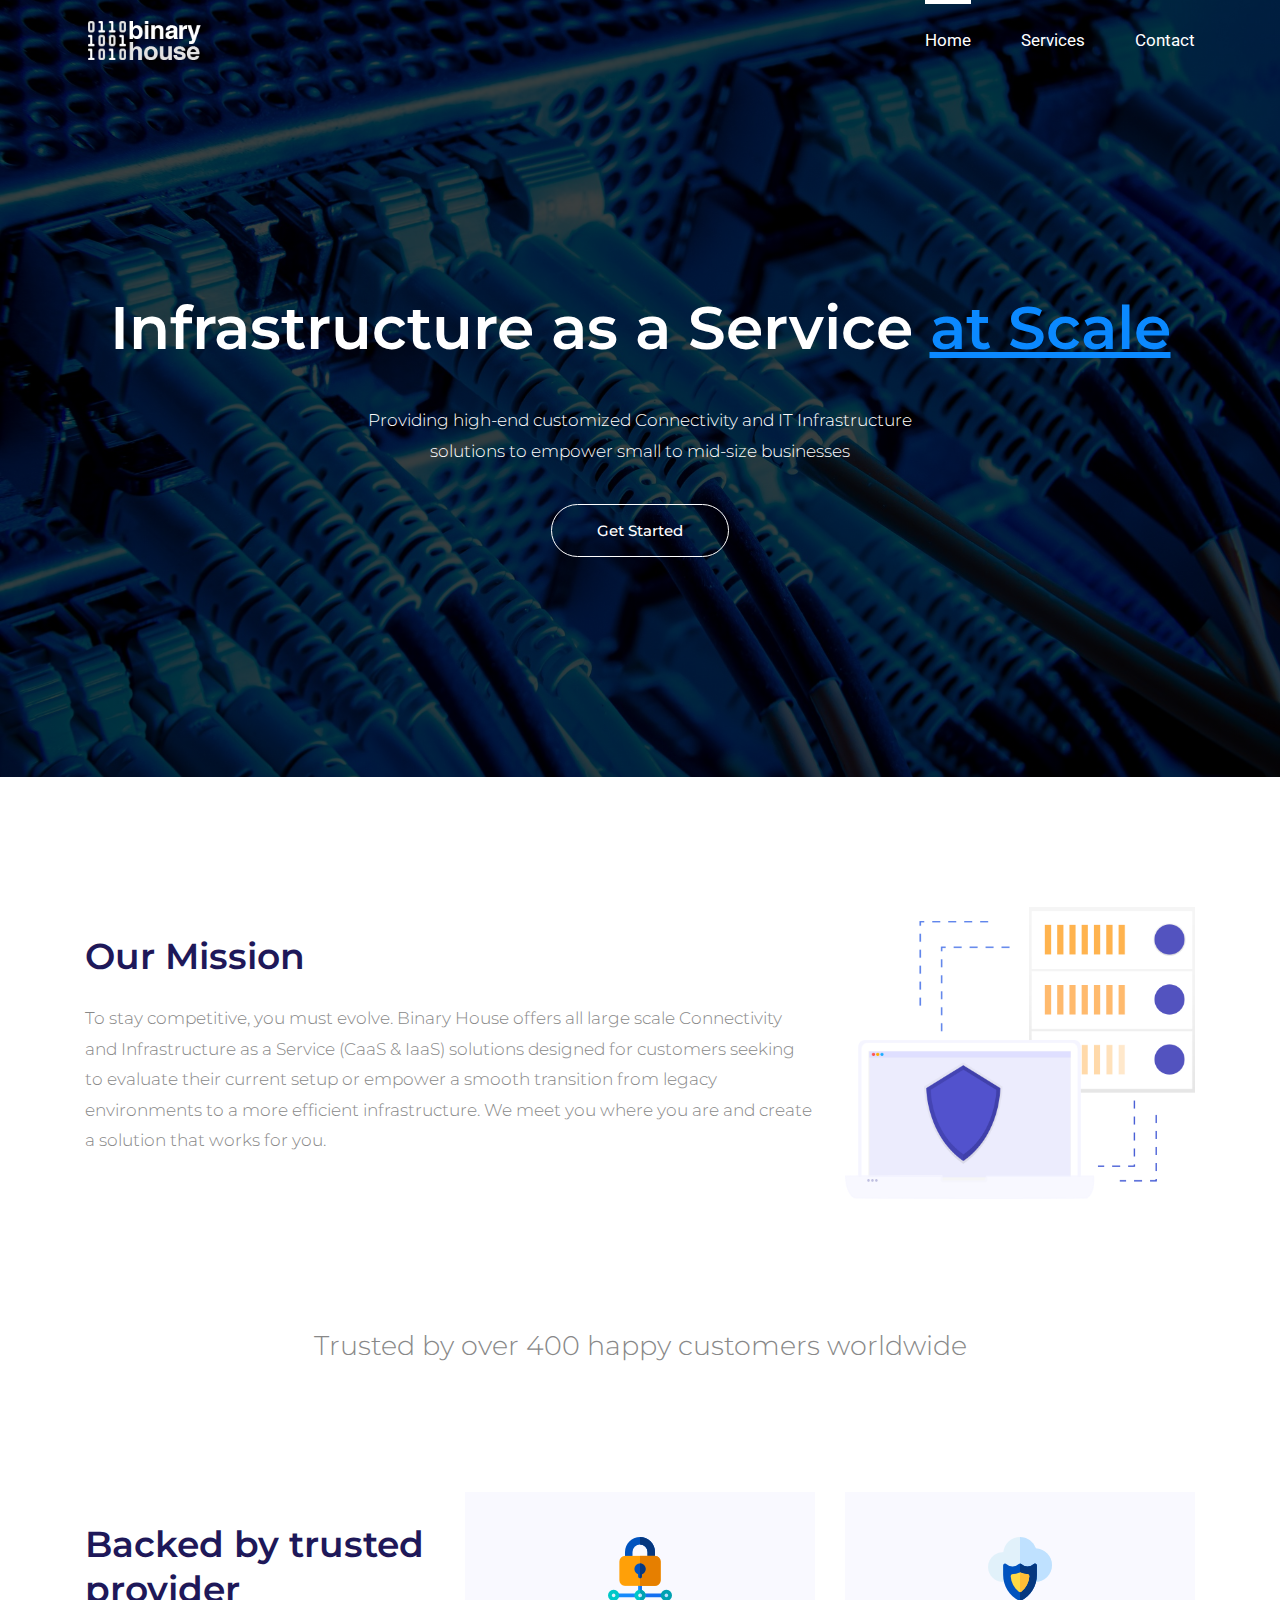
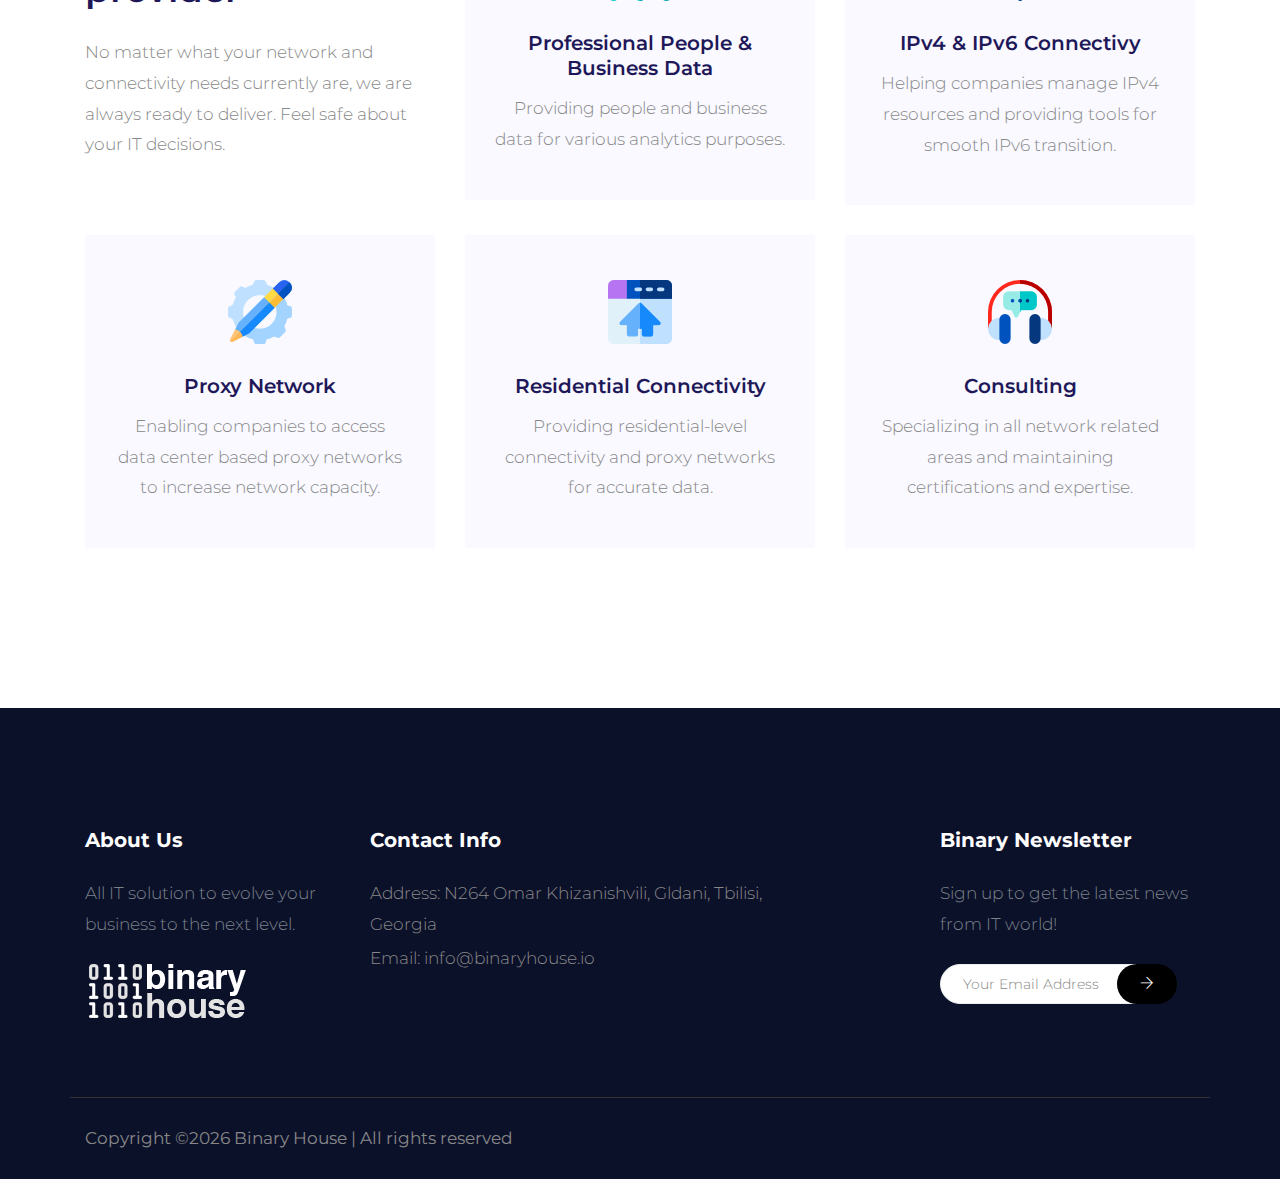
<file: index.html>
<!DOCTYPE html>
<html lang="en">
<head>
  <meta charset="UTF-8">
  <meta name="viewport" content="width=device-width, initial-scale=1.0">
  <meta http-equiv="X-UA-Compatible" content="ie=edge">
  <title>Binary House | Connectivity and IT Infrastructure Solutions</title>
	<link rel="icon" href="img/Fevicon.png" type="image/png">

  <link rel="stylesheet" href="vendors/bootstrap/bootstrap.min.css">
  <link rel="stylesheet" href="vendors/themify-icons/themify-icons.css">
  <link rel="stylesheet" href="vendors/owl-carousel/owl.theme.default.min.css">
  <link rel="stylesheet" href="vendors/owl-carousel/owl.carousel.min.css">

  <link rel="stylesheet" href="css/style.css">
</head>
<body>

  <!--================ Header Menu Area start =================-->
  <header class="header_area">
    <div class="main_menu">
      <nav class="navbar navbar-expand-lg navbar-light">
        <div class="container box_1620">
          <a class="navbar-brand logo_h" href="index.html"><img src="img/logo.png" alt="" style="width: 125px;"></a>
          <button class="navbar-toggler" type="button" data-toggle="collapse" data-target="#navbarSupportedContent" aria-controls="navbarSupportedContent" aria-expanded="false" aria-label="Toggle navigation">
            <span class="icon-bar"></span>
            <span class="icon-bar"></span>
            <span class="icon-bar"></span>
          </button>

          <div class="collapse navbar-collapse offset" id="navbarSupportedContent">
            <ul class="nav navbar-nav menu_nav justify-content-end">
              <li class="nav-item active"><a class="nav-link" href="index.html">Home</a></li> 
              <li class="nav-item"><a class="nav-link" href="services.html">Services</a>
              <li class="nav-item"><a class="nav-link" href="contact.html">Contact</a></li>
            </ul>
          </div> 
        </div>
      </nav>
    </div>
  </header>
  <!--================Header Menu Area =================-->


  <!--================ Banner Section start =================-->
  <section class="hero-banner text-center">
    <div class="container">
      <h1>Infrastructure as a Service <span style="color: #0b89ff; text-decoration: underline;">at Scale</span></h1>
      <p class="hero-subtitle">Providing high-end customized Connectivity and IT Infrastructure solutions to empower small to mid-size businesses</p>
      <a class="button button-outline" href="#">Get Started</a>
    </div>
  </section>
  <!--================ Banner Section end =================-->

  <!--================  Our Mission =================-->
  <section class="section-margin">
    <div class="container">
      <div class="row align-items-center">
        <div class="col-lg-8 mb-8 mb-lg-10">
          <h2 class="mb-4">Our Mission</h2>
          <p>To stay competitive, you must evolve. Binary House offers all large scale Connectivity and Infrastructure as a Service (CaaS & IaaS) solutions designed for customers seeking to evaluate their current setup or empower a smooth transition from legacy environments to a more efficient infrastructure. We meet you where you are and create a solution that works for you.</p>
        </div>
        <div class="col-lg-4">
          <div class="text-center">
            <img class="img-fluid" src="img/home/server.png" alt="">
          </div>
        </div>
      </div>
    </div>
  </section>
  <!--================  Dedicated server section end =================-->

  <!--================ Client logo section start =================-->
  <section class="section-margin">
    <div class="container">
      <div class="text-center">
        <h3 class="client-logo-title">Trusted by over 400 happy customers worldwide</h3>
      </div>
    </div>
  </section>
  <!--================ Client logo section end =================-->
  
  <!--================ Feature section start =================-->
  <section class="section-margin">
    <div class="container">
      <div class="row">
        <div class="col-md-6 col-lg-4">
          <div class="card-feature card-feature-content">
            <h2>Backed by trusted provider</h2>
            <p>No matter what your network and connectivity needs currently are, we are always ready to deliver. Feel safe about your IT decisions.</p>
          </div>
        </div>

        <div class="col-md-6 col-lg-4">
          <div class="card-feature text-center">
            <div class="feature-icon">
              <img src="img/home/png/001-unlock.png" alt="">
            </div>
            <h3>Professional People & Business Data</h3>
            <p>Providing people and business data for various analytics purposes.</p>
          </div>
        </div>

        <div class="col-md-6 col-lg-4">
          <div class="card-feature text-center">
            <div class="feature-icon">
              <img src="img/home/png/002-shield.png" alt="">
            </div>
            <h3>IPv4 & IPv6 Connectivy</h3>
            <p>Helping companies manage IPv4 resources and providing tools for smooth IPv6 transition.</p>
          </div>
        </div>

        <div class="col-md-6 col-lg-4">
          <div class="card-feature text-center">
            <div class="feature-icon">
              <img src="img/home/png/003-pencil.png" alt="">
            </div>
            <h3>Proxy Network</h3>
            <p>Enabling companies to access data center based proxy networks to increase network capacity.</p>
          </div>
        </div>

        <div class="col-md-6 col-lg-4">
          <div class="card-feature text-center">
            <div class="feature-icon">
              <img src="img/home/png/004-home-page.png" alt="">
            </div>
            <h3>Residential Connectivity</h3>
            <p>Providing residential-level connectivity and proxy networks for accurate data.</p>
          </div>
        </div>

        <div class="col-md-6 col-lg-4">
          <div class="card-feature text-center">
            <div class="feature-icon">
              <img src="img/home/png/005-headset.png" alt="">
            </div>
            <h3>Consulting</h3>
            <p>Specializing in all network related areas and maintaining certifications and expertise.</p>
          </div>
        </div>
      </div>
    </div>
  </section>
  <!--================ Feature section end =================-->

  <!-- ================ start footer Area ================= -->
  <footer class="footer-area section-gap">
		<div class="container">
			<div class="row">
				<div class="col-xl-3 col-sm-6 mb-4 mb-xl-0 single-footer-widget">
					<h4>About Us</h4>
          <p>All IT solution to evolve your business to the next level.</p>
          <a class="navbar-brand logo_h d-none d-xl-block" href="index.html"><img src="img/logo.png" alt=""></a>
				</div>
				<div class="col-xl-5 col-sm-8 mb-4 mb-xl-0 single-footer-widget">
					<h4>Contact Info</h4>
					<ul>
						<li>Address: N264 Omar Khizanishvili, Gldani, Tbilisi, Georgia</li>
						<li><a href="mailto:info@binaryhouse.io">Email: info@binaryhouse.io</a></li>
					</ul>
				</div>
				<div class="offset-xl-1 col-xl-3 col-sm-6 mb-4 mb-xl-0 single-footer-widget">
					<h4>Binary Newsletter</h4>
          <p>Sign up to get the latest news from IT world!</p>
          
          <div class="form-wrap" id="mc_embed_signup">
            <form target="_blank" action=""
            method="get">
              <div class="input-group">
                <input type="email" class="form-control" name="EMAIL" placeholder="Your Email Address" onfocus="this.placeholder = ''" onblur="this.placeholder = 'Your Email Address '">
                <div class="input-group-append">
                  <button class="btn click-btn" type="submit">
                    <i class="ti-arrow-right"></i>
                  </button>
                </div>
              </div>
              <div style="position: absolute; left: -5000px;">
								<input name="b_36c4fd991d266f23781ded980_aefe40901a" tabindex="-1" value="" type="text">
							</div>

							<div class="info"></div>
            </form>
          </div>
          
				</div>
			</div>
			<div class="footer-bottom row align-items-center text-center text-lg-left">
				<p class="footer-text m-0 col-lg-8 col-md-12"><!-- Link back to Colorlib can't be removed. Template is licensed under CC BY 3.0. -->
Copyright &copy;<script>document.write(new Date().getFullYear());</script> Binary House | All rights reserved</a>
<!-- Link back to Colorlib can't be removed. Template is licensed under CC BY 3.0. --></p>
			</div>
		</div>
	</footer>
  <!-- ================ End footer Area ================= -->




  <script src="vendors/jquery/jquery-3.2.1.min.js"></script>
  <script src="vendors/bootstrap/bootstrap.bundle.min.js"></script>
  <script src="vendors/owl-carousel/owl.carousel.min.js"></script>
  <script src="js/jquery.ajaxchimp.min.js"></script>
  <script src="js/mail-script.js"></script>
  <script src="js/main.js"></script>
</body>
</html>
</file>
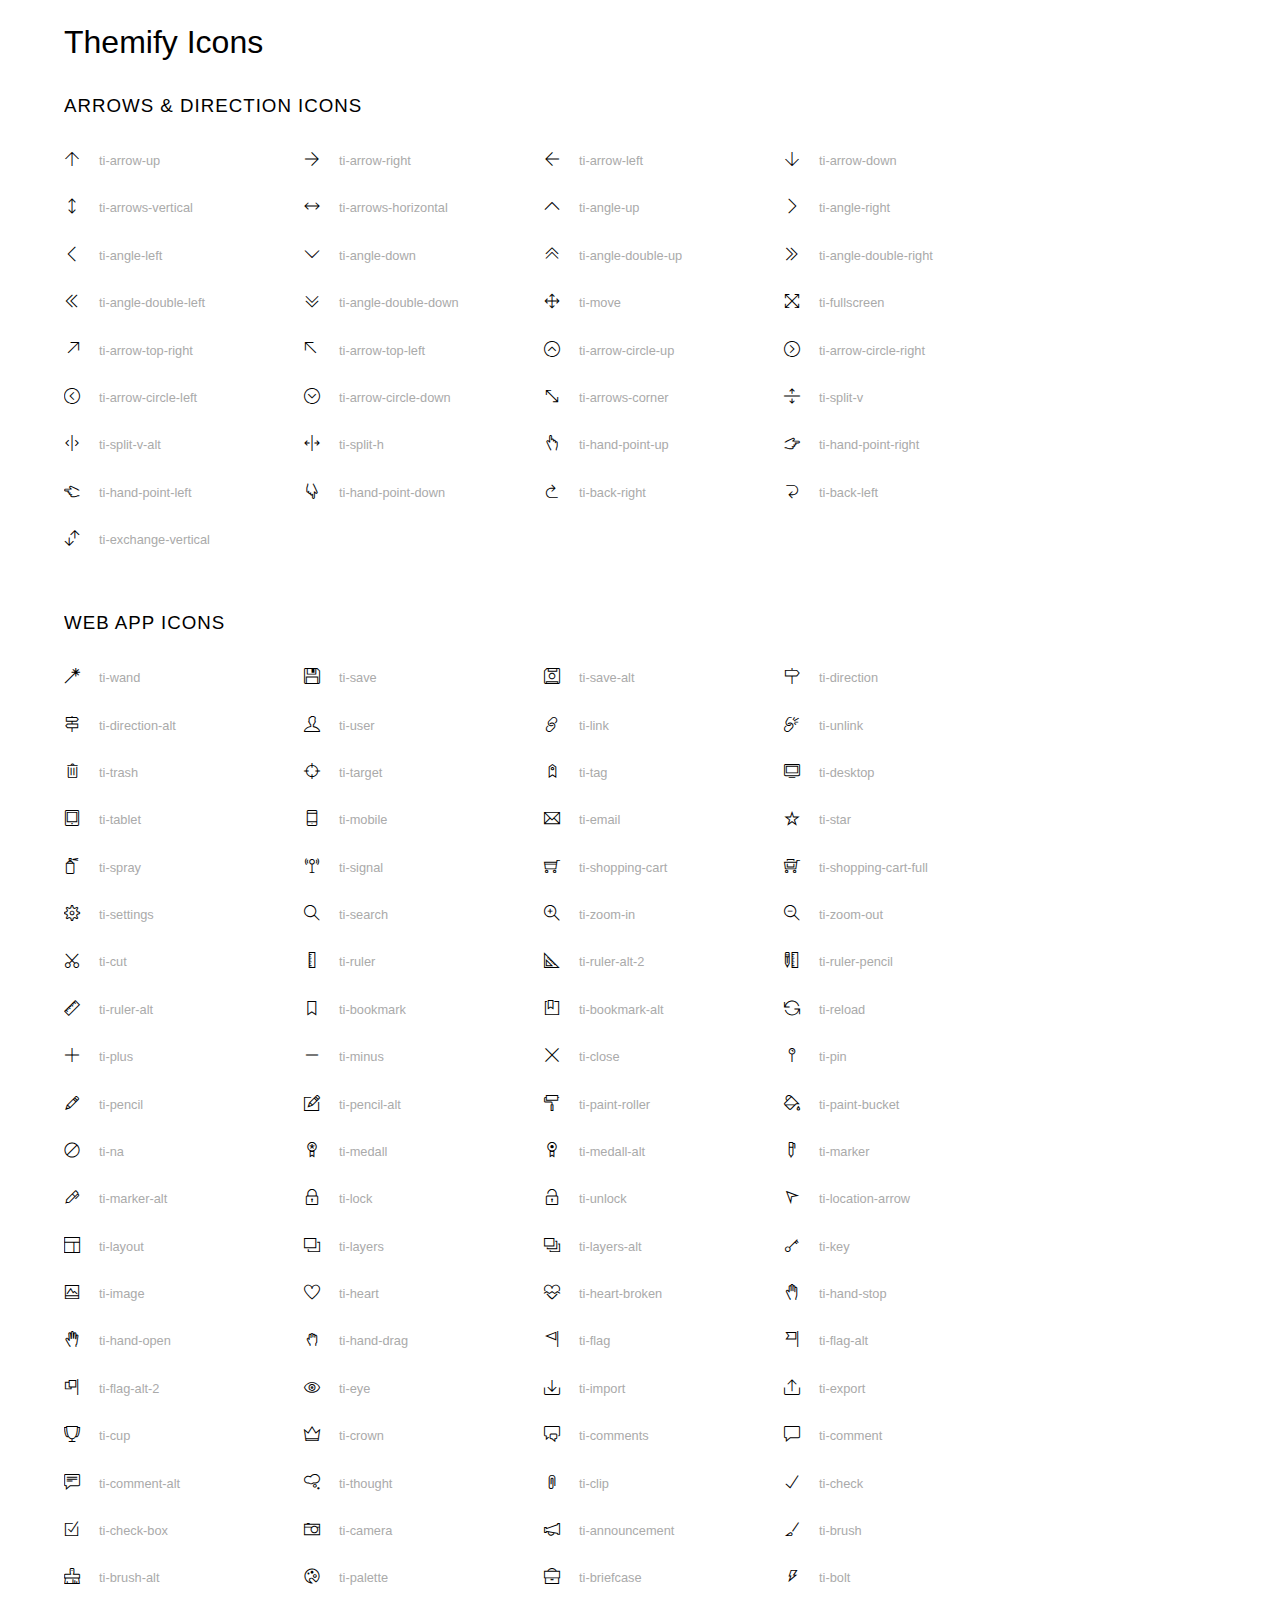
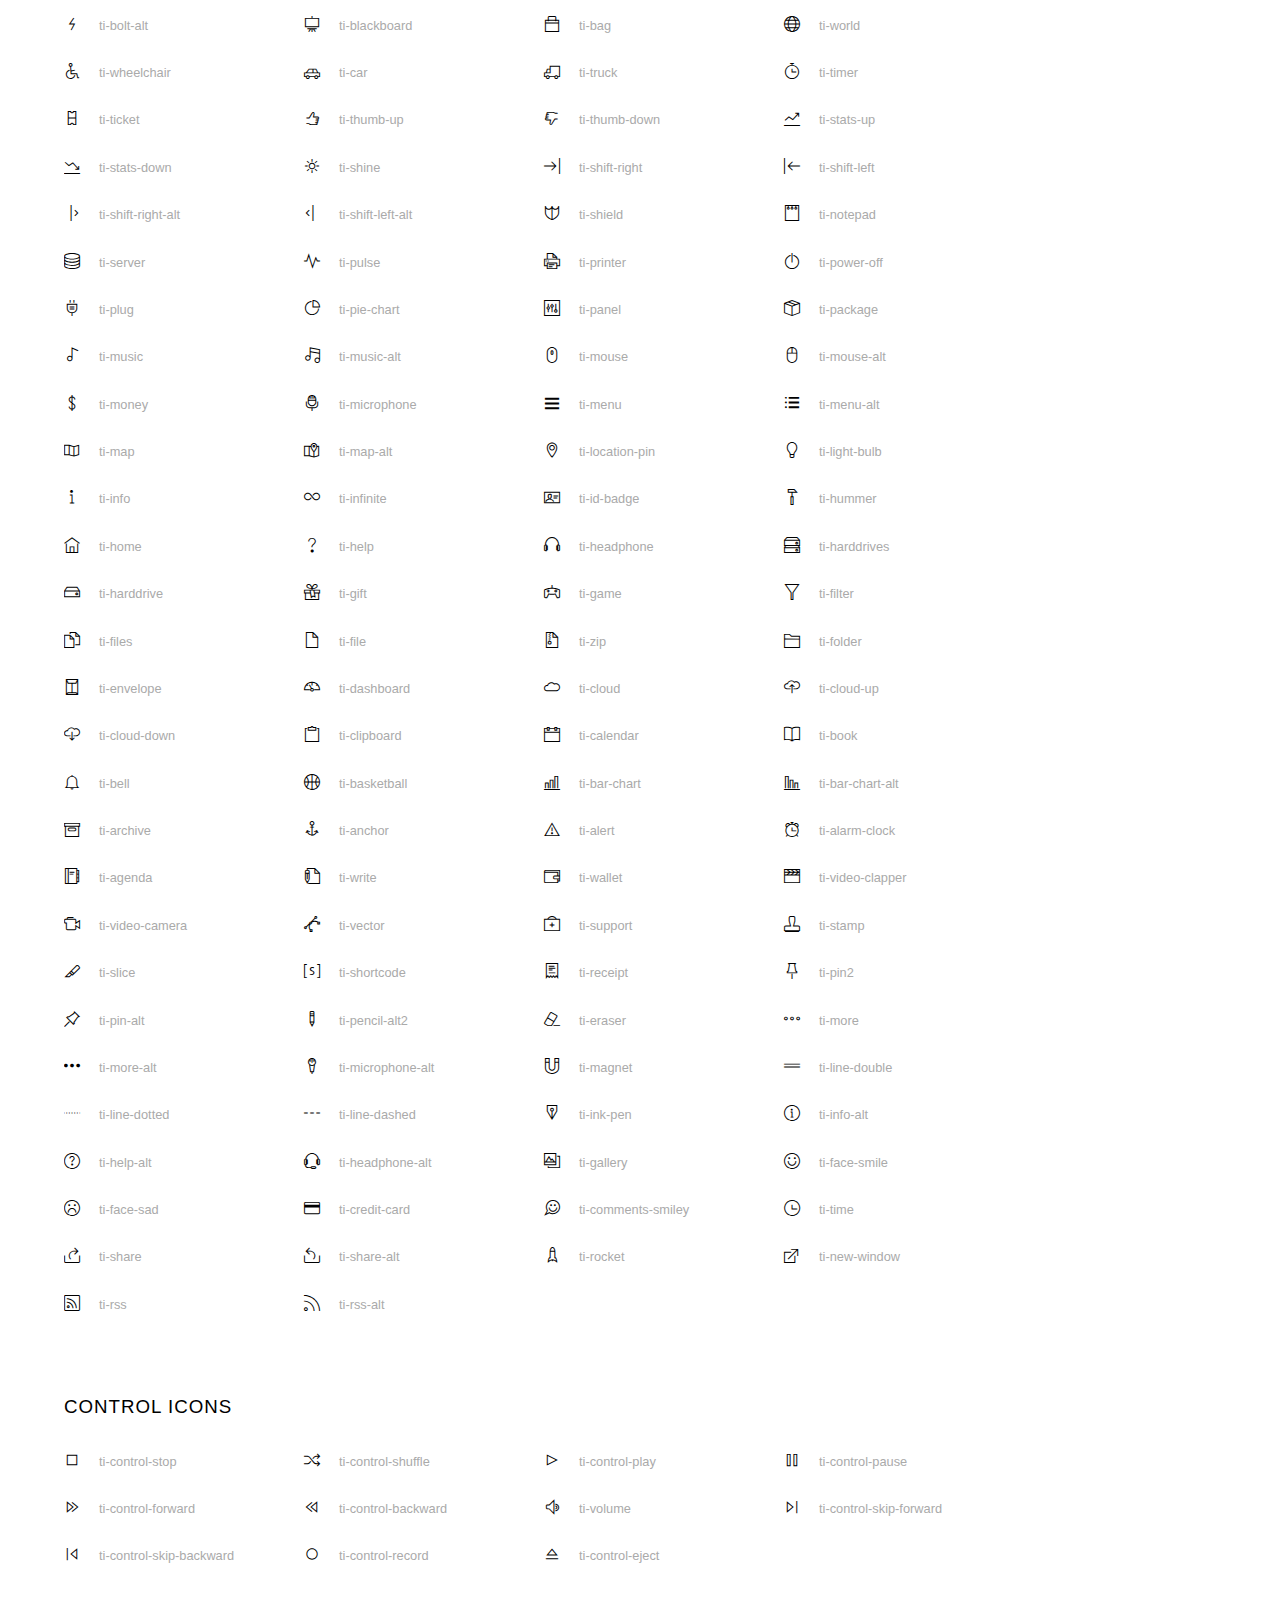
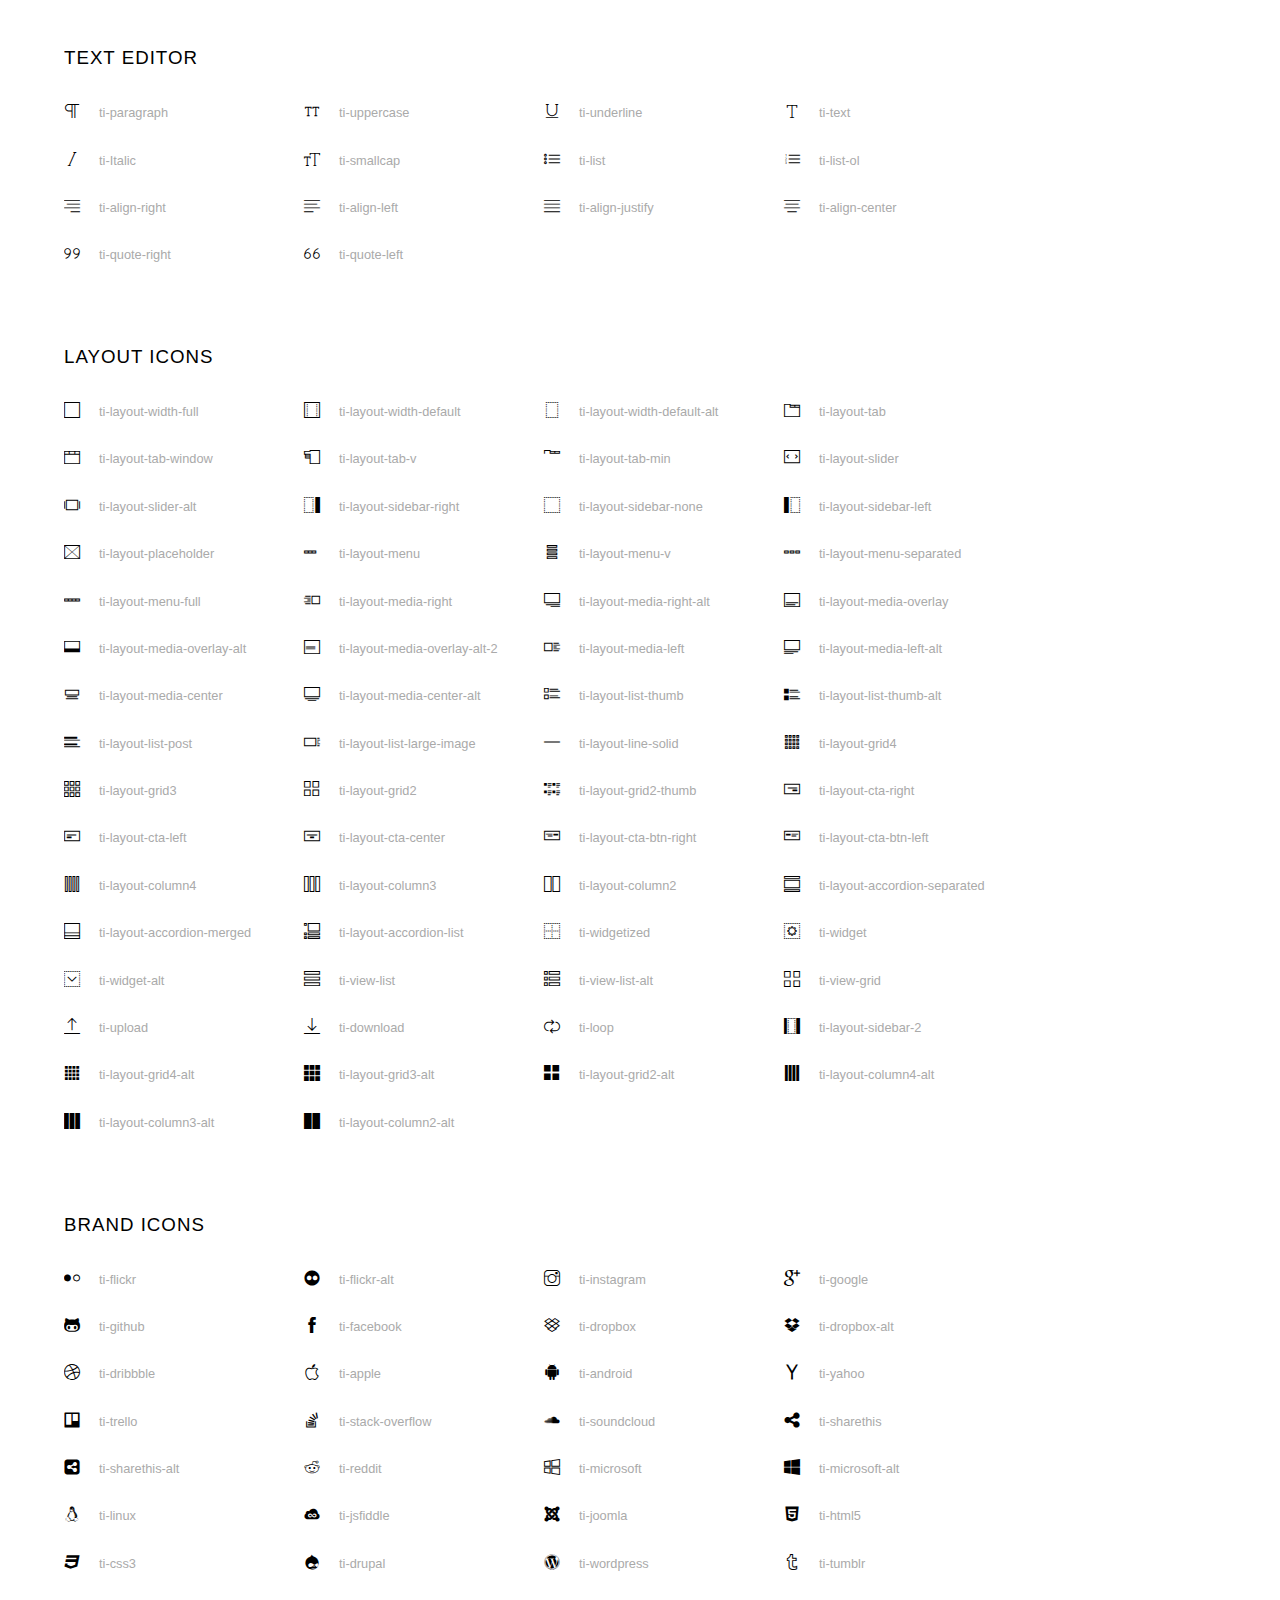
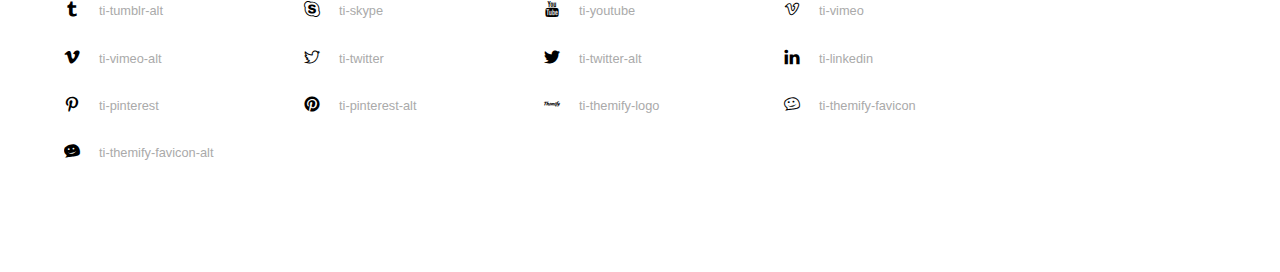
<file: vendors/themify-icons/index.html>
<!doctype html>
<html>
<head>
	<meta charset="utf-8">
	<title>Themify Icon Font</title>
	<meta name="viewport" content="width=device-width">
	<link rel="stylesheet" href="demo-files/demo.css">
	<link rel="stylesheet" href="themify-icons.css">
	<!--[if lt IE 8]><!-->
	<link rel="stylesheet" href="ie7/ie7.css">
	<!--<![endif]-->
</head>
<body>
	<h1>Themify Icons</h1>

	<div class="icon-section">

		<div class="icon-section">
			<h3>Arrows &amp; Direction Icons </h3>

			<div class="icon-container">
				<span class="ti-arrow-up"></span><span class="icon-name"> ti-arrow-up</span>
			</div>
			<div class="icon-container">
				<span class="ti-arrow-right"></span><span class="icon-name"> ti-arrow-right</span>
			</div>
			<div class="icon-container">
				<span class="ti-arrow-left"></span><span class="icon-name"> ti-arrow-left</span>
			</div>
			<div class="icon-container">
				<span class="ti-arrow-down"></span><span class="icon-name"> ti-arrow-down</span>
			</div>
			<div class="icon-container">
				<span class="ti-arrows-vertical"></span><span class="icon-name"> ti-arrows-vertical</span>
			</div>
			<div class="icon-container">
				<span class="ti-arrows-horizontal"></span><span class="icon-name"> ti-arrows-horizontal</span>
			</div>
			<div class="icon-container">
				<span class="ti-angle-up"></span><span class="icon-name"> ti-angle-up</span>
			</div>
			<div class="icon-container">
				<span class="ti-angle-right"></span><span class="icon-name"> ti-angle-right</span>
			</div>
			<div class="icon-container">
				<span class="ti-angle-left"></span><span class="icon-name"> ti-angle-left</span>
			</div>
			<div class="icon-container">
				<span class="ti-angle-down"></span><span class="icon-name"> ti-angle-down</span>
			</div>	
			<div class="icon-container">
				<span class="ti-angle-double-up"></span><span class="icon-name"> ti-angle-double-up</span>
			</div>
			<div class="icon-container">
				<span class="ti-angle-double-right"></span><span class="icon-name"> ti-angle-double-right</span>
			</div>
			<div class="icon-container">
				<span class="ti-angle-double-left"></span><span class="icon-name"> ti-angle-double-left</span>
			</div>
			<div class="icon-container">
				<span class="ti-angle-double-down"></span><span class="icon-name"> ti-angle-double-down</span>
			</div>					
			<div class="icon-container">
				<span class="ti-move"></span><span class="icon-name"> ti-move</span>
			</div>
			<div class="icon-container">
				<span class="ti-fullscreen"></span><span class="icon-name"> ti-fullscreen</span>
			</div>
			<div class="icon-container">
				<span class="ti-arrow-top-right"></span><span class="icon-name"> ti-arrow-top-right</span>
			</div>
			<div class="icon-container">
				<span class="ti-arrow-top-left"></span><span class="icon-name"> ti-arrow-top-left</span>
			</div>
			<div class="icon-container">
				<span class="ti-arrow-circle-up"></span><span class="icon-name"> ti-arrow-circle-up</span>
			</div>
			<div class="icon-container">
				<span class="ti-arrow-circle-right"></span><span class="icon-name"> ti-arrow-circle-right</span>
			</div>
			<div class="icon-container">
				<span class="ti-arrow-circle-left"></span><span class="icon-name"> ti-arrow-circle-left</span>
			</div>
			<div class="icon-container">
				<span class="ti-arrow-circle-down"></span><span class="icon-name"> ti-arrow-circle-down</span>
			</div>
			<div class="icon-container">
				<span class="ti-arrows-corner"></span><span class="icon-name"> ti-arrows-corner</span>
			</div>
			<div class="icon-container">
				<span class="ti-split-v"></span><span class="icon-name"> ti-split-v</span>
			</div>

			<div class="icon-container">
				<span class="ti-split-v-alt"></span><span class="icon-name"> ti-split-v-alt</span>
			</div>
			<div class="icon-container">
				<span class="ti-split-h"></span><span class="icon-name"> ti-split-h</span>
			</div>
			<div class="icon-container">
				<span class="ti-hand-point-up"></span><span class="icon-name"> ti-hand-point-up</span>
			</div>
			<div class="icon-container">
				<span class="ti-hand-point-right"></span><span class="icon-name"> ti-hand-point-right</span>
			</div>
			<div class="icon-container">
				<span class="ti-hand-point-left"></span><span class="icon-name"> ti-hand-point-left</span>
			</div>
			<div class="icon-container">
				<span class="ti-hand-point-down"></span><span class="icon-name"> ti-hand-point-down</span>
			</div>
			<div class="icon-container">
				<span class="ti-back-right"></span><span class="icon-name"> ti-back-right</span>
			</div>
			<div class="icon-container">
				<span class="ti-back-left"></span><span class="icon-name"> ti-back-left</span>
			</div>
			<div class="icon-container">
				<span class="ti-exchange-vertical"></span><span class="icon-name"> ti-exchange-vertical</span>
			</div>

		</div> <!-- Arrows Icons -->



		<h3>Web App Icons</h3>
		
		<div class="icon-section">

			<div class="icon-container">
				<span class="ti-wand"></span><span class="icon-name"> ti-wand</span>
			</div>
			<div class="icon-container">
				<span class="ti-save"></span><span class="icon-name"> ti-save</span>
			</div>
			<div class="icon-container">
				<span class="ti-save-alt"></span><span class="icon-name"> ti-save-alt</span>
			</div>

			<div class="icon-container">
				<span class="ti-direction"></span><span class="icon-name"> ti-direction</span>
			</div>
			<div class="icon-container">
				<span class="ti-direction-alt"></span><span class="icon-name"> ti-direction-alt</span>
			</div>
			<div class="icon-container">
				<span class="ti-user"></span><span class="icon-name"> ti-user</span>
			</div>
			<div class="icon-container">
				<span class="ti-link"></span><span class="icon-name"> ti-link</span>
			</div>
			<div class="icon-container">
				<span class="ti-unlink"></span><span class="icon-name"> ti-unlink</span>
			</div>
			<div class="icon-container">
				<span class="ti-trash"></span><span class="icon-name"> ti-trash</span>
			</div>
			<div class="icon-container">
				<span class="ti-target"></span><span class="icon-name"> ti-target</span>
			</div>
			<div class="icon-container">
				<span class="ti-tag"></span><span class="icon-name"> ti-tag</span>
			</div>
			<div class="icon-container">
				<span class="ti-desktop"></span><span class="icon-name"> ti-desktop</span>
			</div>
			<div class="icon-container">
				<span class="ti-tablet"></span><span class="icon-name"> ti-tablet</span>
			</div>
			<div class="icon-container">
				<span class="ti-mobile"></span><span class="icon-name"> ti-mobile</span>
			</div>
			<div class="icon-container">
				<span class="ti-email"></span><span class="icon-name"> ti-email</span>
			</div>	
			<div class="icon-container">
				<span class="ti-star"></span><span class="icon-name"> ti-star</span>
			</div>
			<div class="icon-container">
				<span class="ti-spray"></span><span class="icon-name"> ti-spray</span>
			</div>
			<div class="icon-container">
				<span class="ti-signal"></span><span class="icon-name"> ti-signal</span>
			</div>
			<div class="icon-container">
				<span class="ti-shopping-cart"></span><span class="icon-name"> ti-shopping-cart</span>
			</div>
			<div class="icon-container">
				<span class="ti-shopping-cart-full"></span><span class="icon-name"> ti-shopping-cart-full</span>
			</div>
			<div class="icon-container">
				<span class="ti-settings"></span><span class="icon-name"> ti-settings</span>
			</div>
			<div class="icon-container">
				<span class="ti-search"></span><span class="icon-name"> ti-search</span>
			</div>
			<div class="icon-container">
				<span class="ti-zoom-in"></span><span class="icon-name"> ti-zoom-in</span>
			</div>
			<div class="icon-container">
				<span class="ti-zoom-out"></span><span class="icon-name"> ti-zoom-out</span>
			</div>
			<div class="icon-container">
				<span class="ti-cut"></span><span class="icon-name"> ti-cut</span>
			</div>
			<div class="icon-container">
				<span class="ti-ruler"></span><span class="icon-name"> ti-ruler</span>
			</div>
			<div class="icon-container">
				<span class="ti-ruler-alt-2"></span><span class="icon-name"> ti-ruler-alt-2</span>
			</div>			
			<div class="icon-container">
				<span class="ti-ruler-pencil"></span><span class="icon-name"> ti-ruler-pencil</span>
			</div>
			<div class="icon-container">
				<span class="ti-ruler-alt"></span><span class="icon-name"> ti-ruler-alt</span>
			</div>
			<div class="icon-container">
				<span class="ti-bookmark"></span><span class="icon-name"> ti-bookmark</span>
			</div>
			<div class="icon-container">
				<span class="ti-bookmark-alt"></span><span class="icon-name"> ti-bookmark-alt</span>
			</div>
			<div class="icon-container">
				<span class="ti-reload"></span><span class="icon-name"> ti-reload</span>
			</div>
			<div class="icon-container">
				<span class="ti-plus"></span><span class="icon-name"> ti-plus</span>
			</div>
			<div class="icon-container">
				<span class="ti-minus"></span><span class="icon-name"> ti-minus</span>
			</div>
			<div class="icon-container">
				<span class="ti-close"></span><span class="icon-name"> ti-close</span>
			</div>			
			<div class="icon-container">
				<span class="ti-pin"></span><span class="icon-name"> ti-pin</span>
			</div>
			<div class="icon-container">
				<span class="ti-pencil"></span><span class="icon-name"> ti-pencil</span>
			</div>
					
		  	<div class="icon-container">
				<span class="ti-pencil-alt"></span><span class="icon-name"> ti-pencil-alt</span>
			</div>
			<div class="icon-container">
				<span class="ti-paint-roller"></span><span class="icon-name"> ti-paint-roller</span>
			</div>
			<div class="icon-container">
				<span class="ti-paint-bucket"></span><span class="icon-name"> ti-paint-bucket</span>
			</div>
			<div class="icon-container">
				<span class="ti-na"></span><span class="icon-name"> ti-na</span>
			</div>
			<div class="icon-container">
				<span class="ti-medall"></span><span class="icon-name"> ti-medall</span>
			</div>
			<div class="icon-container">
				<span class="ti-medall-alt"></span><span class="icon-name"> ti-medall-alt</span>
			</div>
			<div class="icon-container">
				<span class="ti-marker"></span><span class="icon-name"> ti-marker</span>
			</div>
			<div class="icon-container">
				<span class="ti-marker-alt"></span><span class="icon-name"> ti-marker-alt</span>
			</div>

			<div class="icon-container">
				<span class="ti-lock"></span><span class="icon-name"> ti-lock</span>
			</div>
			<div class="icon-container">
				<span class="ti-unlock"></span><span class="icon-name"> ti-unlock</span>
			</div>
			<div class="icon-container">
				<span class="ti-location-arrow"></span><span class="icon-name"> ti-location-arrow</span>
			</div>
			<div class="icon-container">
				<span class="ti-layout"></span><span class="icon-name"> ti-layout</span>
			</div>
			<div class="icon-container">
				<span class="ti-layers"></span><span class="icon-name"> ti-layers</span>
			</div>
			<div class="icon-container">
				<span class="ti-layers-alt"></span><span class="icon-name"> ti-layers-alt</span>
			</div>
			<div class="icon-container">
				<span class="ti-key"></span><span class="icon-name"> ti-key</span>
			</div>
			<div class="icon-container">
				<span class="ti-image"></span><span class="icon-name"> ti-image</span>
			</div>
			<div class="icon-container">
				<span class="ti-heart"></span><span class="icon-name"> ti-heart</span>
			</div>
			<div class="icon-container">
				<span class="ti-heart-broken"></span><span class="icon-name"> ti-heart-broken</span>
			</div>
			<div class="icon-container">
				<span class="ti-hand-stop"></span><span class="icon-name"> ti-hand-stop</span>
			</div>
			<div class="icon-container">
				<span class="ti-hand-open"></span><span class="icon-name"> ti-hand-open</span>
			</div>
			<div class="icon-container">
				<span class="ti-hand-drag"></span><span class="icon-name"> ti-hand-drag</span>
			</div>
			<div class="icon-container">
				<span class="ti-flag"></span><span class="icon-name"> ti-flag</span>
			</div>
			<div class="icon-container">
				<span class="ti-flag-alt"></span><span class="icon-name"> ti-flag-alt</span>
			</div>
			<div class="icon-container">
				<span class="ti-flag-alt-2"></span><span class="icon-name"> ti-flag-alt-2</span>
			</div>
			<div class="icon-container">
				<span class="ti-eye"></span><span class="icon-name"> ti-eye</span>
			</div>
			<div class="icon-container">
				<span class="ti-import"></span><span class="icon-name"> ti-import</span>
			</div>			
			<div class="icon-container">
				<span class="ti-export"></span><span class="icon-name"> ti-export</span>
			</div>
			<div class="icon-container">
				<span class="ti-cup"></span><span class="icon-name"> ti-cup</span>
			</div>
			<div class="icon-container">
				<span class="ti-crown"></span><span class="icon-name"> ti-crown</span>
			</div>
			<div class="icon-container">
				<span class="ti-comments"></span><span class="icon-name"> ti-comments</span>
			</div>
			<div class="icon-container">
				<span class="ti-comment"></span><span class="icon-name"> ti-comment</span>
			</div>
			<div class="icon-container">
				<span class="ti-comment-alt"></span><span class="icon-name"> ti-comment-alt</span>
			</div>
			<div class="icon-container">
				<span class="ti-thought"></span><span class="icon-name"> ti-thought</span>
			</div>			
			<div class="icon-container">
				<span class="ti-clip"></span><span class="icon-name"> ti-clip</span>
			</div>

			<div class="icon-container">
				<span class="ti-check"></span><span class="icon-name"> ti-check</span>
			</div>
			<div class="icon-container">
				<span class="ti-check-box"></span><span class="icon-name"> ti-check-box</span>
			</div>
			<div class="icon-container">
				<span class="ti-camera"></span><span class="icon-name"> ti-camera</span>
			</div>
			<div class="icon-container">
				<span class="ti-announcement"></span><span class="icon-name"> ti-announcement</span>
			</div>
			<div class="icon-container">
				<span class="ti-brush"></span><span class="icon-name"> ti-brush</span>
			</div>
			<div class="icon-container">
				<span class="ti-brush-alt"></span><span class="icon-name"> ti-brush-alt</span>
			</div>
			<div class="icon-container">
				<span class="ti-palette"></span><span class="icon-name"> ti-palette</span>
			</div>			
			<div class="icon-container">
				<span class="ti-briefcase"></span><span class="icon-name"> ti-briefcase</span>
			</div>
			<div class="icon-container">
				<span class="ti-bolt"></span><span class="icon-name"> ti-bolt</span>
			</div>
			<div class="icon-container">
				<span class="ti-bolt-alt"></span><span class="icon-name"> ti-bolt-alt</span>
			</div>
			<div class="icon-container">
				<span class="ti-blackboard"></span><span class="icon-name"> ti-blackboard</span>
			</div>
			<div class="icon-container">
				<span class="ti-bag"></span><span class="icon-name"> ti-bag</span>
			</div>
			<div class="icon-container">
				<span class="ti-world"></span><span class="icon-name"> ti-world</span>
			</div>
			<div class="icon-container">
				<span class="ti-wheelchair"></span><span class="icon-name"> ti-wheelchair</span>
			</div>
			<div class="icon-container">
				<span class="ti-car"></span><span class="icon-name"> ti-car</span>
			</div>
			<div class="icon-container">
				<span class="ti-truck"></span><span class="icon-name"> ti-truck</span>
			</div>
			<div class="icon-container">
				<span class="ti-timer"></span><span class="icon-name"> ti-timer</span>
			</div>
			<div class="icon-container">
				<span class="ti-ticket"></span><span class="icon-name"> ti-ticket</span>
			</div>
			<div class="icon-container">
				<span class="ti-thumb-up"></span><span class="icon-name"> ti-thumb-up</span>
			</div>
			<div class="icon-container">
				<span class="ti-thumb-down"></span><span class="icon-name"> ti-thumb-down</span>
			</div>

			<div class="icon-container">
				<span class="ti-stats-up"></span><span class="icon-name"> ti-stats-up</span>
			</div>
			<div class="icon-container">
				<span class="ti-stats-down"></span><span class="icon-name"> ti-stats-down</span>
			</div>
			<div class="icon-container">
				<span class="ti-shine"></span><span class="icon-name"> ti-shine</span>
			</div>
			<div class="icon-container">
				<span class="ti-shift-right"></span><span class="icon-name"> ti-shift-right</span>
			</div>
			<div class="icon-container">
				<span class="ti-shift-left"></span><span class="icon-name"> ti-shift-left</span>
			</div>

			<div class="icon-container">
				<span class="ti-shift-right-alt"></span><span class="icon-name"> ti-shift-right-alt</span>
			</div>
			<div class="icon-container">
				<span class="ti-shift-left-alt"></span><span class="icon-name"> ti-shift-left-alt</span>
			</div>
			<div class="icon-container">
				<span class="ti-shield"></span><span class="icon-name"> ti-shield</span>
			</div>
			<div class="icon-container">
				<span class="ti-notepad"></span><span class="icon-name"> ti-notepad</span>
			</div>
			<div class="icon-container">
				<span class="ti-server"></span><span class="icon-name"> ti-server</span>
			</div>

			<div class="icon-container">
				<span class="ti-pulse"></span><span class="icon-name"> ti-pulse</span>
			</div>
			<div class="icon-container">
				<span class="ti-printer"></span><span class="icon-name"> ti-printer</span>
			</div>
			<div class="icon-container">
				<span class="ti-power-off"></span><span class="icon-name"> ti-power-off</span>
			</div>
			<div class="icon-container">
				<span class="ti-plug"></span><span class="icon-name"> ti-plug</span>
			</div>
			<div class="icon-container">
				<span class="ti-pie-chart"></span><span class="icon-name"> ti-pie-chart</span>
			</div>

			<div class="icon-container">
				<span class="ti-panel"></span><span class="icon-name"> ti-panel</span>
			</div>
			<div class="icon-container">
				<span class="ti-package"></span><span class="icon-name"> ti-package</span>
			</div>
			<div class="icon-container">
				<span class="ti-music"></span><span class="icon-name"> ti-music</span>
			</div>
			<div class="icon-container">
				<span class="ti-music-alt"></span><span class="icon-name"> ti-music-alt</span>
			</div>
			<div class="icon-container">
				<span class="ti-mouse"></span><span class="icon-name"> ti-mouse</span>
			</div>
			<div class="icon-container">
				<span class="ti-mouse-alt"></span><span class="icon-name"> ti-mouse-alt</span>
			</div>
			<div class="icon-container">
				<span class="ti-money"></span><span class="icon-name"> ti-money</span>
			</div>
			<div class="icon-container">
				<span class="ti-microphone"></span><span class="icon-name"> ti-microphone</span>
			</div>
			<div class="icon-container">
				<span class="ti-menu"></span><span class="icon-name"> ti-menu</span>
			</div>
			<div class="icon-container">
				<span class="ti-menu-alt"></span><span class="icon-name"> ti-menu-alt</span>
			</div>
			<div class="icon-container">
				<span class="ti-map"></span><span class="icon-name"> ti-map</span>
			</div>
			<div class="icon-container">
				<span class="ti-map-alt"></span><span class="icon-name"> ti-map-alt</span>
			</div>

			<div class="icon-container">
				<span class="ti-location-pin"></span><span class="icon-name"> ti-location-pin</span>
			</div>

			<div class="icon-container">
				<span class="ti-light-bulb"></span><span class="icon-name"> ti-light-bulb</span>
			</div>
			<div class="icon-container">
				<span class="ti-info"></span><span class="icon-name"> ti-info</span>
			</div>
			<div class="icon-container">
				<span class="ti-infinite"></span><span class="icon-name"> ti-infinite</span>
			</div>
			<div class="icon-container">
				<span class="ti-id-badge"></span><span class="icon-name"> ti-id-badge</span>
			</div>
			<div class="icon-container">
				<span class="ti-hummer"></span><span class="icon-name"> ti-hummer</span>
			</div>
			<div class="icon-container">
				<span class="ti-home"></span><span class="icon-name"> ti-home</span>
			</div>
			<div class="icon-container">
				<span class="ti-help"></span><span class="icon-name"> ti-help</span>
			</div>
			<div class="icon-container">
				<span class="ti-headphone"></span><span class="icon-name"> ti-headphone</span>
			</div>
			<div class="icon-container">
				<span class="ti-harddrives"></span><span class="icon-name"> ti-harddrives</span>
			</div>
			<div class="icon-container">
				<span class="ti-harddrive"></span><span class="icon-name"> ti-harddrive</span>
			</div>
			<div class="icon-container">
				<span class="ti-gift"></span><span class="icon-name"> ti-gift</span>
			</div>
			<div class="icon-container">
				<span class="ti-game"></span><span class="icon-name"> ti-game</span>
			</div>
			<div class="icon-container">
				<span class="ti-filter"></span><span class="icon-name"> ti-filter</span>
			</div>
			<div class="icon-container">
				<span class="ti-files"></span><span class="icon-name"> ti-files</span>
			</div>
			<div class="icon-container">
				<span class="ti-file"></span><span class="icon-name"> ti-file</span>
			</div>
			<div class="icon-container">
				<span class="ti-zip"></span><span class="icon-name"> ti-zip</span>
			</div>
			<div class="icon-container">
				<span class="ti-folder"></span><span class="icon-name"> ti-folder</span>
			</div>			
			<div class="icon-container">
				<span class="ti-envelope"></span><span class="icon-name"> ti-envelope</span>
			</div>


			<div class="icon-container">
				<span class="ti-dashboard"></span><span class="icon-name"> ti-dashboard</span>
			</div>
			<div class="icon-container">
				<span class="ti-cloud"></span><span class="icon-name"> ti-cloud</span>
			</div>
			<div class="icon-container">
				<span class="ti-cloud-up"></span><span class="icon-name"> ti-cloud-up</span>
			</div>
			<div class="icon-container">
				<span class="ti-cloud-down"></span><span class="icon-name"> ti-cloud-down</span>
			</div>
			<div class="icon-container">
				<span class="ti-clipboard"></span><span class="icon-name"> ti-clipboard</span>
			</div>
			<div class="icon-container">
				<span class="ti-calendar"></span><span class="icon-name"> ti-calendar</span>
			</div>
			<div class="icon-container">
				<span class="ti-book"></span><span class="icon-name"> ti-book</span>
			</div>
			<div class="icon-container">
				<span class="ti-bell"></span><span class="icon-name"> ti-bell</span>
			</div>
			<div class="icon-container">
				<span class="ti-basketball"></span><span class="icon-name"> ti-basketball</span>
			</div>
			<div class="icon-container">
				<span class="ti-bar-chart"></span><span class="icon-name"> ti-bar-chart</span>
			</div>
			<div class="icon-container">
				<span class="ti-bar-chart-alt"></span><span class="icon-name"> ti-bar-chart-alt</span>
			</div>


			<div class="icon-container">
				<span class="ti-archive"></span><span class="icon-name"> ti-archive</span>
			</div>
			<div class="icon-container">
				<span class="ti-anchor"></span><span class="icon-name"> ti-anchor</span>
			</div>

			<div class="icon-container">
				<span class="ti-alert"></span><span class="icon-name"> ti-alert</span>
			</div>
			<div class="icon-container">
				<span class="ti-alarm-clock"></span><span class="icon-name"> ti-alarm-clock</span>
			</div>
			<div class="icon-container">
				<span class="ti-agenda"></span><span class="icon-name"> ti-agenda</span>
			</div>
			<div class="icon-container">
				<span class="ti-write"></span><span class="icon-name"> ti-write</span>
			</div>

			<div class="icon-container">
				<span class="ti-wallet"></span><span class="icon-name"> ti-wallet</span>
			</div>
			<div class="icon-container">
				<span class="ti-video-clapper"></span><span class="icon-name"> ti-video-clapper</span>
			</div>
			<div class="icon-container">
				<span class="ti-video-camera"></span><span class="icon-name"> ti-video-camera</span>
			</div>
			<div class="icon-container">
				<span class="ti-vector"></span><span class="icon-name"> ti-vector</span>
			</div>

			<div class="icon-container">
				<span class="ti-support"></span><span class="icon-name"> ti-support</span>
			</div>
			<div class="icon-container">
				<span class="ti-stamp"></span><span class="icon-name"> ti-stamp</span>
			</div>
			<div class="icon-container">
				<span class="ti-slice"></span><span class="icon-name"> ti-slice</span>
			</div>
			<div class="icon-container">
				<span class="ti-shortcode"></span><span class="icon-name"> ti-shortcode</span>
			</div>
			<div class="icon-container">
				<span class="ti-receipt"></span><span class="icon-name"> ti-receipt</span>
			</div>
			<div class="icon-container">
				<span class="ti-pin2"></span><span class="icon-name"> ti-pin2</span>
			</div>
			<div class="icon-container">
				<span class="ti-pin-alt"></span><span class="icon-name"> ti-pin-alt</span>
			</div>
			<div class="icon-container">
				<span class="ti-pencil-alt2"></span><span class="icon-name"> ti-pencil-alt2</span>
			</div>
			<div class="icon-container">
				<span class="ti-eraser"></span><span class="icon-name"> ti-eraser</span>
			</div>			
			<div class="icon-container">
				<span class="ti-more"></span><span class="icon-name"> ti-more</span>
			</div>
			<div class="icon-container">
				<span class="ti-more-alt"></span><span class="icon-name"> ti-more-alt</span>
			</div>
			<div class="icon-container">
				<span class="ti-microphone-alt"></span><span class="icon-name"> ti-microphone-alt</span>
			</div>
			<div class="icon-container">
				<span class="ti-magnet"></span><span class="icon-name"> ti-magnet</span>
			</div>
			<div class="icon-container">
				<span class="ti-line-double"></span><span class="icon-name"> ti-line-double</span>
			</div>
			<div class="icon-container">
				<span class="ti-line-dotted"></span><span class="icon-name"> ti-line-dotted</span>
			</div>
			<div class="icon-container">
				<span class="ti-line-dashed"></span><span class="icon-name"> ti-line-dashed</span>
			</div>

			<div class="icon-container">
				<span class="ti-ink-pen"></span><span class="icon-name"> ti-ink-pen</span>
			</div>
			<div class="icon-container">
				<span class="ti-info-alt"></span><span class="icon-name"> ti-info-alt</span>
			</div>
			<div class="icon-container">
				<span class="ti-help-alt"></span><span class="icon-name"> ti-help-alt</span>
			</div>
			<div class="icon-container">
				<span class="ti-headphone-alt"></span><span class="icon-name"> ti-headphone-alt</span>
			</div>

			<div class="icon-container">
				<span class="ti-gallery"></span><span class="icon-name"> ti-gallery</span>
			</div>
			<div class="icon-container">
				<span class="ti-face-smile"></span><span class="icon-name"> ti-face-smile</span>
			</div>
			<div class="icon-container">
				<span class="ti-face-sad"></span><span class="icon-name"> ti-face-sad</span>
			</div>
			<div class="icon-container">
				<span class="ti-credit-card"></span><span class="icon-name"> ti-credit-card</span>
			</div>
			<div class="icon-container">
				<span class="ti-comments-smiley"></span><span class="icon-name"> ti-comments-smiley</span>
			</div>
			<div class="icon-container">
				<span class="ti-time"></span><span class="icon-name"> ti-time</span>
			</div>
			<div class="icon-container">
				<span class="ti-share"></span><span class="icon-name"> ti-share</span>
			</div>
			<div class="icon-container">
				<span class="ti-share-alt"></span><span class="icon-name"> ti-share-alt</span>
			</div>
			<div class="icon-container">
				<span class="ti-rocket"></span><span class="icon-name"> ti-rocket</span>
			</div>

			<div class="icon-container">
				<span class="ti-new-window"></span><span class="icon-name"> ti-new-window</span>
			</div>

			<div class="icon-container">
				<span class="ti-rss"></span><span class="icon-name"> ti-rss</span>
			</div>

			<div class="icon-container">
				<span class="ti-rss-alt"></span><span class="icon-name"> ti-rss-alt</span>
			</div>
			
		</div><!-- Web App Icons -->


		<div class="icon-section">
			<h3>Control Icons</h3>
			<div class="icon-container">
				<span class="ti-control-stop"></span><span class="icon-name"> ti-control-stop</span>
			</div>
			<div class="icon-container">
				<span class="ti-control-shuffle"></span><span class="icon-name"> ti-control-shuffle</span>
			</div>
			<div class="icon-container">
				<span class="ti-control-play"></span><span class="icon-name"> ti-control-play</span>
			</div>
			<div class="icon-container">
				<span class="ti-control-pause"></span><span class="icon-name"> ti-control-pause</span>
			</div>
			<div class="icon-container">
				<span class="ti-control-forward"></span><span class="icon-name"> ti-control-forward</span>
			</div>
			<div class="icon-container">
				<span class="ti-control-backward"></span><span class="icon-name"> ti-control-backward</span>
			</div>	
			<div class="icon-container">
				<span class="ti-volume"></span><span class="icon-name"> ti-volume</span>
			</div>
			<div class="icon-container">
				<span class="ti-control-skip-forward"></span><span class="icon-name"> ti-control-skip-forward</span>
			</div>
			<div class="icon-container">
				<span class="ti-control-skip-backward"></span><span class="icon-name"> ti-control-skip-backward</span>
			</div>
			<div class="icon-container">
				<span class="ti-control-record"></span><span class="icon-name"> ti-control-record</span>
			</div>
			<div class="icon-container">
				<span class="ti-control-eject"></span><span class="icon-name"> ti-control-eject</span>
			</div>			
		</div> <!-- Control Icons -->


		<div class="icon-section">
			<h3>Text Editor</h3>

			<div class="icon-container">
				<span class="ti-paragraph"></span><span class="icon-name"> ti-paragraph</span>
			</div>
			<div class="icon-container">
				<span class="ti-uppercase"></span><span class="icon-name"> ti-uppercase</span>
			</div>

			<div class="icon-container">
				<span class="ti-underline"></span><span class="icon-name"> ti-underline</span>
			</div>
			<div class="icon-container">
				<span class="ti-text"></span><span class="icon-name"> ti-text</span>
			</div>
			<div class="icon-container">
				<span class="ti-Italic"></span><span class="icon-name"> ti-Italic</span>
			</div>
			<div class="icon-container">
				<span class="ti-smallcap"></span><span class="icon-name"> ti-smallcap</span>
			</div>
			<div class="icon-container">
				<span class="ti-list"></span><span class="icon-name"> ti-list</span>
			</div>
			<div class="icon-container">
				<span class="ti-list-ol"></span><span class="icon-name"> ti-list-ol</span>
			</div>
			<div class="icon-container">
				<span class="ti-align-right"></span><span class="icon-name"> ti-align-right</span>
			</div>
			<div class="icon-container">
				<span class="ti-align-left"></span><span class="icon-name"> ti-align-left</span>
			</div>
			<div class="icon-container">
				<span class="ti-align-justify"></span><span class="icon-name"> ti-align-justify</span>
			</div>
			<div class="icon-container">
				<span class="ti-align-center"></span><span class="icon-name"> ti-align-center</span>
			</div>
			<div class="icon-container">
				<span class="ti-quote-right"></span><span class="icon-name"> ti-quote-right</span>
			</div>
			<div class="icon-container">
				<span class="ti-quote-left"></span><span class="icon-name"> ti-quote-left</span>
			</div>

		</div> <!-- Text Editor -->



		<div class="icon-section">
			<h3>Layout Icons</h3>
			<div class="icon-container">
				<span class="ti-layout-width-full"></span><span class="icon-name"> ti-layout-width-full</span>
			</div>
			<div class="icon-container">
				<span class="ti-layout-width-default"></span><span class="icon-name"> ti-layout-width-default</span>
			</div>
			<div class="icon-container">
				<span class="ti-layout-width-default-alt"></span><span class="icon-name"> ti-layout-width-default-alt</span>
			</div>
			<div class="icon-container">
				<span class="ti-layout-tab"></span><span class="icon-name"> ti-layout-tab</span>
			</div>
			<div class="icon-container">
				<span class="ti-layout-tab-window"></span><span class="icon-name"> ti-layout-tab-window</span>
			</div>
			<div class="icon-container">
				<span class="ti-layout-tab-v"></span><span class="icon-name"> ti-layout-tab-v</span>
			</div>
			<div class="icon-container">
				<span class="ti-layout-tab-min"></span><span class="icon-name"> ti-layout-tab-min</span>
			</div>
			<div class="icon-container">
				<span class="ti-layout-slider"></span><span class="icon-name"> ti-layout-slider</span>
			</div>
			<div class="icon-container">
				<span class="ti-layout-slider-alt"></span><span class="icon-name"> ti-layout-slider-alt</span>
			</div>
			<div class="icon-container">
				<span class="ti-layout-sidebar-right"></span><span class="icon-name"> ti-layout-sidebar-right</span>
			</div>
			<div class="icon-container">
				<span class="ti-layout-sidebar-none"></span><span class="icon-name"> ti-layout-sidebar-none</span>
			</div>
			<div class="icon-container">
				<span class="ti-layout-sidebar-left"></span><span class="icon-name"> ti-layout-sidebar-left</span>
			</div>
			<div class="icon-container">
				<span class="ti-layout-placeholder"></span><span class="icon-name"> ti-layout-placeholder</span>
			</div>
			<div class="icon-container">
				<span class="ti-layout-menu"></span><span class="icon-name"> ti-layout-menu</span>
			</div>
			<div class="icon-container">
				<span class="ti-layout-menu-v"></span><span class="icon-name"> ti-layout-menu-v</span>
			</div>
			<div class="icon-container">
				<span class="ti-layout-menu-separated"></span><span class="icon-name"> ti-layout-menu-separated</span>
			</div>
			<div class="icon-container">
				<span class="ti-layout-menu-full"></span><span class="icon-name"> ti-layout-menu-full</span>
			</div>
			<div class="icon-container">
				<span class="ti-layout-media-right"></span><span class="icon-name"> ti-layout-media-right</span>
			</div>
			<div class="icon-container">
				<span class="ti-layout-media-right-alt"></span><span class="icon-name"> ti-layout-media-right-alt</span>
			</div>
			<div class="icon-container">
				<span class="ti-layout-media-overlay"></span><span class="icon-name"> ti-layout-media-overlay</span>
			</div>
			<div class="icon-container">
				<span class="ti-layout-media-overlay-alt"></span><span class="icon-name"> ti-layout-media-overlay-alt</span>
			</div>
			<div class="icon-container">
				<span class="ti-layout-media-overlay-alt-2"></span><span class="icon-name"> ti-layout-media-overlay-alt-2</span>
			</div>
			<div class="icon-container">
				<span class="ti-layout-media-left"></span><span class="icon-name"> ti-layout-media-left</span>
			</div>
			<div class="icon-container">
				<span class="ti-layout-media-left-alt"></span><span class="icon-name"> ti-layout-media-left-alt</span>
			</div>
			<div class="icon-container">
				<span class="ti-layout-media-center"></span><span class="icon-name"> ti-layout-media-center</span>
			</div>
			<div class="icon-container">
				<span class="ti-layout-media-center-alt"></span><span class="icon-name"> ti-layout-media-center-alt</span>
			</div>
			<div class="icon-container">
				<span class="ti-layout-list-thumb"></span><span class="icon-name"> ti-layout-list-thumb</span>
			</div>
			<div class="icon-container">
				<span class="ti-layout-list-thumb-alt"></span><span class="icon-name"> ti-layout-list-thumb-alt</span>
			</div>
			<div class="icon-container">
				<span class="ti-layout-list-post"></span><span class="icon-name"> ti-layout-list-post</span>
			</div>
			<div class="icon-container">
				<span class="ti-layout-list-large-image"></span><span class="icon-name"> ti-layout-list-large-image</span>
			</div>
			<div class="icon-container">
				<span class="ti-layout-line-solid"></span><span class="icon-name"> ti-layout-line-solid</span>
			</div>
			<div class="icon-container">
				<span class="ti-layout-grid4"></span><span class="icon-name"> ti-layout-grid4</span>
			</div>
			<div class="icon-container">
				<span class="ti-layout-grid3"></span><span class="icon-name"> ti-layout-grid3</span>
			</div>
			<div class="icon-container">
				<span class="ti-layout-grid2"></span><span class="icon-name"> ti-layout-grid2</span>
			</div>
			<div class="icon-container">
				<span class="ti-layout-grid2-thumb"></span><span class="icon-name"> ti-layout-grid2-thumb</span>
			</div>
			<div class="icon-container">
				<span class="ti-layout-cta-right"></span><span class="icon-name"> ti-layout-cta-right</span>
			</div>
			<div class="icon-container">
				<span class="ti-layout-cta-left"></span><span class="icon-name"> ti-layout-cta-left</span>
			</div>
			<div class="icon-container">
				<span class="ti-layout-cta-center"></span><span class="icon-name"> ti-layout-cta-center</span>
			</div>
			<div class="icon-container">
				<span class="ti-layout-cta-btn-right"></span><span class="icon-name"> ti-layout-cta-btn-right</span>
			</div>
			<div class="icon-container">
				<span class="ti-layout-cta-btn-left"></span><span class="icon-name"> ti-layout-cta-btn-left</span>
			</div>
			<div class="icon-container">
				<span class="ti-layout-column4"></span><span class="icon-name"> ti-layout-column4</span>
			</div>
			<div class="icon-container">
				<span class="ti-layout-column3"></span><span class="icon-name"> ti-layout-column3</span>
			</div>
			<div class="icon-container">
				<span class="ti-layout-column2"></span><span class="icon-name"> ti-layout-column2</span>
			</div>
			<div class="icon-container">
				<span class="ti-layout-accordion-separated"></span><span class="icon-name"> ti-layout-accordion-separated</span>
			</div>
			<div class="icon-container">
				<span class="ti-layout-accordion-merged"></span><span class="icon-name"> ti-layout-accordion-merged</span>
			</div>
			<div class="icon-container">
				<span class="ti-layout-accordion-list"></span><span class="icon-name"> ti-layout-accordion-list</span>
			</div>
			<div class="icon-container">
				<span class="ti-widgetized"></span><span class="icon-name"> ti-widgetized</span>
			</div>
			<div class="icon-container">
				<span class="ti-widget"></span><span class="icon-name"> ti-widget</span>
			</div>
			<div class="icon-container">
				<span class="ti-widget-alt"></span><span class="icon-name"> ti-widget-alt</span>
			</div>
			<div class="icon-container">
				<span class="ti-view-list"></span><span class="icon-name"> ti-view-list</span>
			</div>
			<div class="icon-container">
				<span class="ti-view-list-alt"></span><span class="icon-name"> ti-view-list-alt</span>
			</div>
			<div class="icon-container">
				<span class="ti-view-grid"></span><span class="icon-name"> ti-view-grid</span>
			</div>
			<div class="icon-container">
				<span class="ti-upload"></span><span class="icon-name"> ti-upload</span>
			</div>
			<div class="icon-container">
				<span class="ti-download"></span><span class="icon-name"> ti-download</span>
			</div>	
			<div class="icon-container">
				<span class="ti-loop"></span><span class="icon-name"> ti-loop</span>
			</div>
			<div class="icon-container">
				<span class="ti-layout-sidebar-2"></span><span class="icon-name"> ti-layout-sidebar-2</span>
			</div>
			<div class="icon-container">
				<span class="ti-layout-grid4-alt"></span><span class="icon-name"> ti-layout-grid4-alt</span>
			</div>
			<div class="icon-container">
				<span class="ti-layout-grid3-alt"></span><span class="icon-name"> ti-layout-grid3-alt</span>
			</div>
			<div class="icon-container">
				<span class="ti-layout-grid2-alt"></span><span class="icon-name"> ti-layout-grid2-alt</span>
			</div>
			<div class="icon-container">
				<span class="ti-layout-column4-alt"></span><span class="icon-name"> ti-layout-column4-alt</span>
			</div>
			<div class="icon-container">
				<span class="ti-layout-column3-alt"></span><span class="icon-name"> ti-layout-column3-alt</span>
			</div>
			<div class="icon-container">
				<span class="ti-layout-column2-alt"></span><span class="icon-name"> ti-layout-column2-alt</span>
			</div>		


		</div> <!-- Layout Icons -->


		<div class="icon-section">
			<h3>Brand Icons</h3>

			<div class="icon-container">
				<span class="ti-flickr"></span><span class="icon-name"> ti-flickr</span>
			</div>
			<div class="icon-container">
				<span class="ti-flickr-alt"></span><span class="icon-name"> ti-flickr-alt</span>
			</div>			
			<div class="icon-container">
				<span class="ti-instagram"></span><span class="icon-name"> ti-instagram</span>
			</div>
			<div class="icon-container">
				<span class="ti-google"></span><span class="icon-name"> ti-google</span>
			</div>
			<div class="icon-container">
				<span class="ti-github"></span><span class="icon-name"> ti-github</span>
			</div>

			<div class="icon-container">
				<span class="ti-facebook"></span><span class="icon-name"> ti-facebook</span>
			</div>
			<div class="icon-container">
				<span class="ti-dropbox"></span><span class="icon-name"> ti-dropbox</span>
			</div>
			<div class="icon-container">
				<span class="ti-dropbox-alt"></span><span class="icon-name"> ti-dropbox-alt</span>
			</div>
			<div class="icon-container">
				<span class="ti-dribbble"></span><span class="icon-name"> ti-dribbble</span>
			</div>
			<div class="icon-container">
				<span class="ti-apple"></span><span class="icon-name"> ti-apple</span>
			</div>
			<div class="icon-container">
				<span class="ti-android"></span><span class="icon-name"> ti-android</span>
			</div>
			<div class="icon-container">
				<span class="ti-yahoo"></span><span class="icon-name"> ti-yahoo</span>
			</div>
			<div class="icon-container">
				<span class="ti-trello"></span><span class="icon-name"> ti-trello</span>
			</div>
			<div class="icon-container">
				<span class="ti-stack-overflow"></span><span class="icon-name"> ti-stack-overflow</span>
			</div>
			<div class="icon-container">
				<span class="ti-soundcloud"></span><span class="icon-name"> ti-soundcloud</span>
			</div>
			<div class="icon-container">
				<span class="ti-sharethis"></span><span class="icon-name"> ti-sharethis</span>
			</div>
			<div class="icon-container">
				<span class="ti-sharethis-alt"></span><span class="icon-name"> ti-sharethis-alt</span>
			</div>
			<div class="icon-container">
				<span class="ti-reddit"></span><span class="icon-name"> ti-reddit</span>
			</div>

			<div class="icon-container">
				<span class="ti-microsoft"></span><span class="icon-name"> ti-microsoft</span>
			</div>
			<div class="icon-container">
				<span class="ti-microsoft-alt"></span><span class="icon-name"> ti-microsoft-alt</span>
			</div>
			<div class="icon-container">
				<span class="ti-linux"></span><span class="icon-name"> ti-linux</span>
			</div>
			<div class="icon-container">
				<span class="ti-jsfiddle"></span><span class="icon-name"> ti-jsfiddle</span>
			</div>
			<div class="icon-container">
				<span class="ti-joomla"></span><span class="icon-name"> ti-joomla</span>
			</div>
			<div class="icon-container">
				<span class="ti-html5"></span><span class="icon-name"> ti-html5</span>
			</div>
			<div class="icon-container">
				<span class="ti-css3"></span><span class="icon-name"> ti-css3</span>
			</div>	
			<div class="icon-container">
				<span class="ti-drupal"></span><span class="icon-name"> ti-drupal</span>
			</div>
			<div class="icon-container">
				<span class="ti-wordpress"></span><span class="icon-name"> ti-wordpress</span>
			</div>		
			<div class="icon-container">
				<span class="ti-tumblr"></span><span class="icon-name"> ti-tumblr</span>
			</div>
			<div class="icon-container">
				<span class="ti-tumblr-alt"></span><span class="icon-name"> ti-tumblr-alt</span>
			</div>
			<div class="icon-container">
				<span class="ti-skype"></span><span class="icon-name"> ti-skype</span>
			</div>
			<div class="icon-container">
				<span class="ti-youtube"></span><span class="icon-name"> ti-youtube</span>
			</div>
			<div class="icon-container">
				<span class="ti-vimeo"></span><span class="icon-name"> ti-vimeo</span>
			</div>
			<div class="icon-container">
				<span class="ti-vimeo-alt"></span><span class="icon-name"> ti-vimeo-alt</span>
			</div>			
			<div class="icon-container">
				<span class="ti-twitter"></span><span class="icon-name"> ti-twitter</span>
			</div>
			<div class="icon-container">
				<span class="ti-twitter-alt"></span><span class="icon-name"> ti-twitter-alt</span>
			</div>
			<div class="icon-container">
				<span class="ti-linkedin"></span><span class="icon-name"> ti-linkedin</span>
			</div>
			<div class="icon-container">
				<span class="ti-pinterest"></span><span class="icon-name"> ti-pinterest</span>
			</div>

			<div class="icon-container">
				<span class="ti-pinterest-alt"></span><span class="icon-name"> ti-pinterest-alt</span>
			</div>
			<div class="icon-container">
				<span class="ti-themify-logo"></span><span class="icon-name"> ti-themify-logo</span>
			</div>
			<div class="icon-container">
				<span class="ti-themify-favicon"></span><span class="icon-name"> ti-themify-favicon</span>
			</div>
			<div class="icon-container">
				<span class="ti-themify-favicon-alt"></span><span class="icon-name"> ti-themify-favicon-alt</span>
			</div>

		</div> <!-- brand Icons -->

	</div>

</body>
</html>
</file>
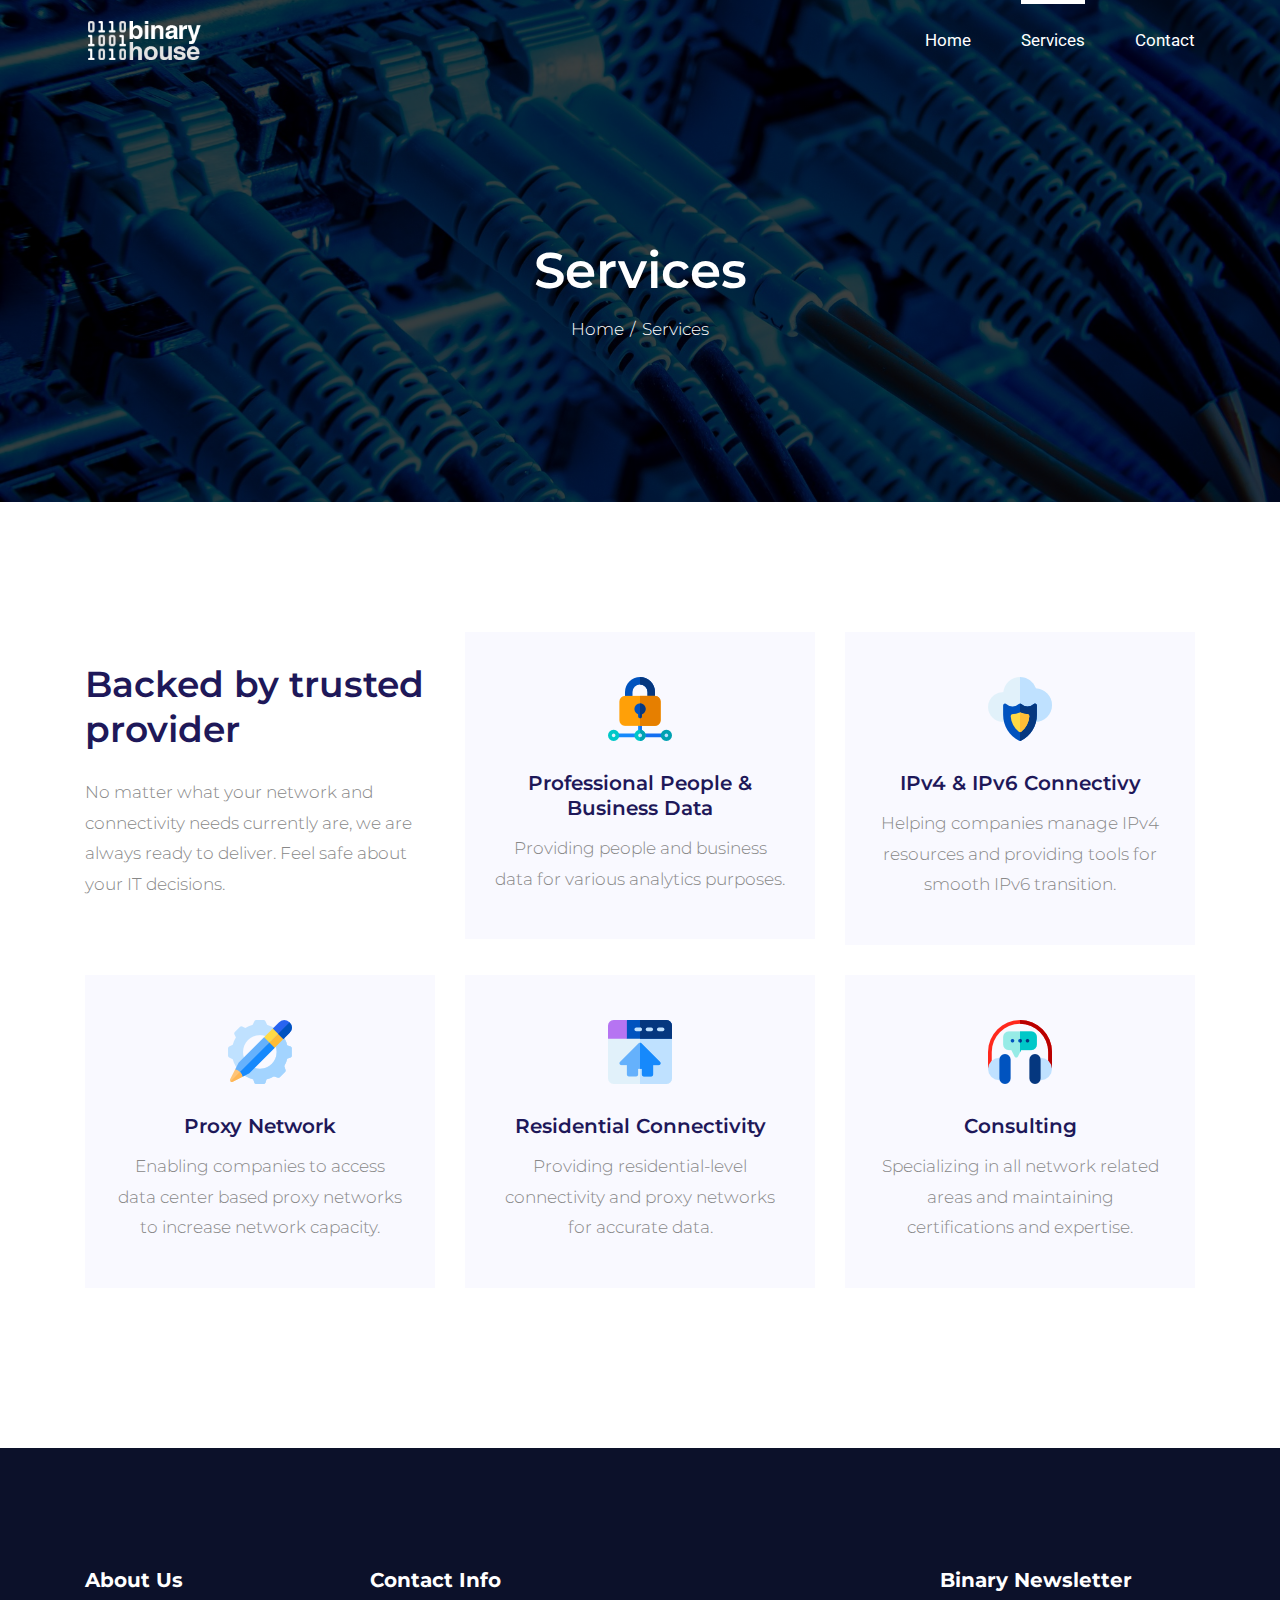
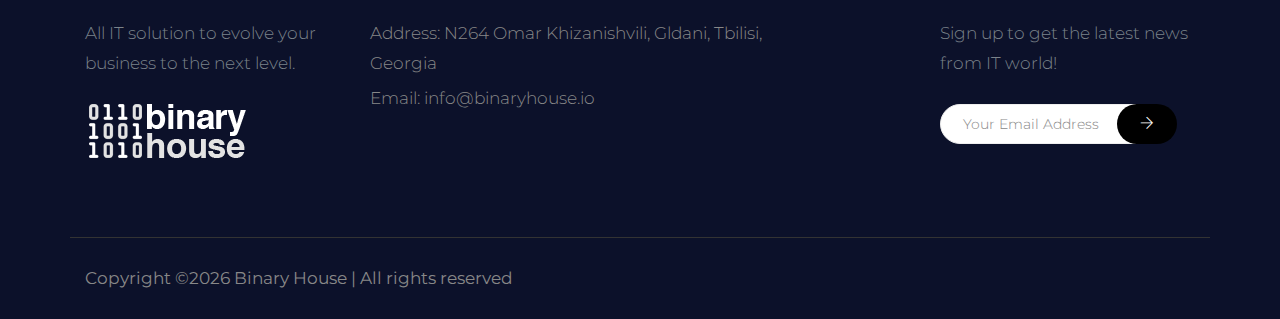
<file: services.html>
<!DOCTYPE html>
<html lang="en">
<head>
  <meta charset="UTF-8">
  <meta name="viewport" content="width=device-width, initial-scale=1.0">
  <meta http-equiv="X-UA-Compatible" content="ie=edge">
  <title>Binary House | Services</title>
	<link rel="icon" href="img/Fevicon.png" type="image/png">

  <link rel="stylesheet" href="vendors/bootstrap/bootstrap.min.css">
  <link rel="stylesheet" href="vendors/themify-icons/themify-icons.css">
  <link rel="stylesheet" href="vendors/owl-carousel/owl.theme.default.min.css">
  <link rel="stylesheet" href="vendors/owl-carousel/owl.carousel.min.css">

  <link rel="stylesheet" href="css/style.css">
</head>
<body>

  <!--================ Header Menu Area start =================-->
  <header class="header_area">
    <div class="main_menu">
      <nav class="navbar navbar-expand-lg navbar-light">
        <div class="container box_1620">
          <a class="navbar-brand logo_h" href="index.html"><img src="img/logo.png" alt="" style="width: 125px;"></a>
          <button class="navbar-toggler" type="button" data-toggle="collapse" data-target="#navbarSupportedContent" aria-controls="navbarSupportedContent" aria-expanded="false" aria-label="Toggle navigation">
            <span class="icon-bar"></span>
            <span class="icon-bar"></span>
            <span class="icon-bar"></span>
          </button>

          <div class="collapse navbar-collapse offset" id="navbarSupportedContent">
            <ul class="nav navbar-nav menu_nav justify-content-end">
              <li class="nav-item"><a class="nav-link" href="index.html">Home</a></li> 
              <li class="nav-item active"><a class="nav-link" href="services.html">Services</a>
              <li class="nav-item"><a class="nav-link" href="contact.html">Contact</a></li>
            </ul>
          </div> 
        </div>
      </nav>
    </div>
  </header>
  <!--================Header Menu Area =================-->


  <!--================ Banner SM Section start =================-->
  <section class="hero-banner hero-banner-sm text-center">
    <div class="container">
      <h1>Services</h1>
      <nav aria-label="breadcrumb" class="banner-breadcrumb">
        <ol class="breadcrumb">
          <li class="breadcrumb-item"><a href="#">Home</a></li>
          <li class="breadcrumb-item active" aria-current="page">Services</li>
        </ol>
      </nav>
    </div>
  </section>
  <!--================ Banner SM Section end =================-->


   <!--================ Feature section start =================-->
  <section class="section-margin">
    <div class="container">
      <div class="row">
        <div class="col-md-6 col-lg-4">
          <div class="card-feature card-feature-content">
            <h2>Backed by trusted provider</h2>
            <p>No matter what your network and connectivity needs currently are, we are always ready to deliver. Feel safe about your IT decisions.</p>
          </div>
        </div>

        <div class="col-md-6 col-lg-4">
          <div class="card-feature text-center">
            <div class="feature-icon">
              <img src="img/home/png/001-unlock.png" alt="">
            </div>
            <h3>Professional People & Business Data</h3>
            <p>Providing people and business data for various analytics purposes.</p>
          </div>
        </div>

        <div class="col-md-6 col-lg-4">
          <div class="card-feature text-center">
            <div class="feature-icon">
              <img src="img/home/png/002-shield.png" alt="">
            </div>
            <h3>IPv4 & IPv6 Connectivy</h3>
            <p>Helping companies manage IPv4 resources and providing tools for smooth IPv6 transition.</p>
          </div>
        </div>

        <div class="col-md-6 col-lg-4">
          <div class="card-feature text-center">
            <div class="feature-icon">
              <img src="img/home/png/003-pencil.png" alt="">
            </div>
            <h3>Proxy Network</h3>
            <p>Enabling companies to access data center based proxy networks to increase network capacity.</p>
          </div>
        </div>

        <div class="col-md-6 col-lg-4">
          <div class="card-feature text-center">
            <div class="feature-icon">
              <img src="img/home/png/004-home-page.png" alt="">
            </div>
            <h3>Residential Connectivity</h3>
            <p>Providing residential-level connectivity and proxy networks for accurate data.</p>
          </div>
        </div>

        <div class="col-md-6 col-lg-4">
          <div class="card-feature text-center">
            <div class="feature-icon">
              <img src="img/home/png/005-headset.png" alt="">
            </div>
            <h3>Consulting</h3>
            <p>Specializing in all network related areas and maintaining certifications and expertise.</p>
          </div>
        </div>
      </div>
    </div>
  </section>
  <!--================ Feature section end =================-->

  <!-- ================ start footer Area ================= -->
  <footer class="footer-area section-gap">
		<div class="container">
			<div class="row">
				<div class="col-xl-3 col-sm-6 mb-4 mb-xl-0 single-footer-widget">
					<h4>About Us</h4>
          <p>All IT solution to evolve your business to the next level.</p>
          <a class="navbar-brand logo_h d-none d-xl-block" href="index.html"><img src="img/logo.png" alt=""></a>
				</div>
				<div class="col-xl-5 col-sm-8 mb-4 mb-xl-0 single-footer-widget">
					<h4>Contact Info</h4>
					<ul>
						<li>Address: N264 Omar Khizanishvili, Gldani, Tbilisi, Georgia</li>
						<li><a href="mailto:info@binaryhouse.io">Email: info@binaryhouse.io</a></li>
					</ul>
				</div>
				<div class="offset-xl-1 col-xl-3 col-sm-6 mb-4 mb-xl-0 single-footer-widget">
					<h4>Binary Newsletter</h4>
          <p>Sign up to get the latest news from IT world!</p>
          
          <div class="form-wrap" id="mc_embed_signup">
            <form target="_blank" action=""
            method="get">
              <div class="input-group">
                <input type="email" class="form-control" name="EMAIL" placeholder="Your Email Address" onfocus="this.placeholder = ''" onblur="this.placeholder = 'Your Email Address '">
                <div class="input-group-append">
                  <button class="btn click-btn" type="submit">
                    <i class="ti-arrow-right"></i>
                  </button>
                </div>
              </div>
              <div style="position: absolute; left: -5000px;">
								<input name="b_36c4fd991d266f23781ded980_aefe40901a" tabindex="-1" value="" type="text">
							</div>

							<div class="info"></div>
            </form>
          </div>
          
				</div>
			</div>
			<div class="footer-bottom row align-items-center text-center text-lg-left">
				<p class="footer-text m-0 col-lg-8 col-md-12"><!-- Link back to Colorlib can't be removed. Template is licensed under CC BY 3.0. -->
Copyright &copy;<script>document.write(new Date().getFullYear());</script> Binary House | All rights reserved</a>
<!-- Link back to Colorlib can't be removed. Template is licensed under CC BY 3.0. --></p>
			</div>
		</div>
	</footer>
  <!-- ================ End footer Area ================= -->



  <script src="vendors/jquery/jquery-3.2.1.min.js"></script>
  <script src="vendors/bootstrap/bootstrap.bundle.min.js"></script>
  <script src="vendors/owl-carousel/owl.carousel.min.js"></script>
  <script src="js/jquery.ajaxchimp.min.js"></script>
  <script src="js/mail-script.js"></script>
  <script src="js/main.js"></script>
</body>
</html>
</file>
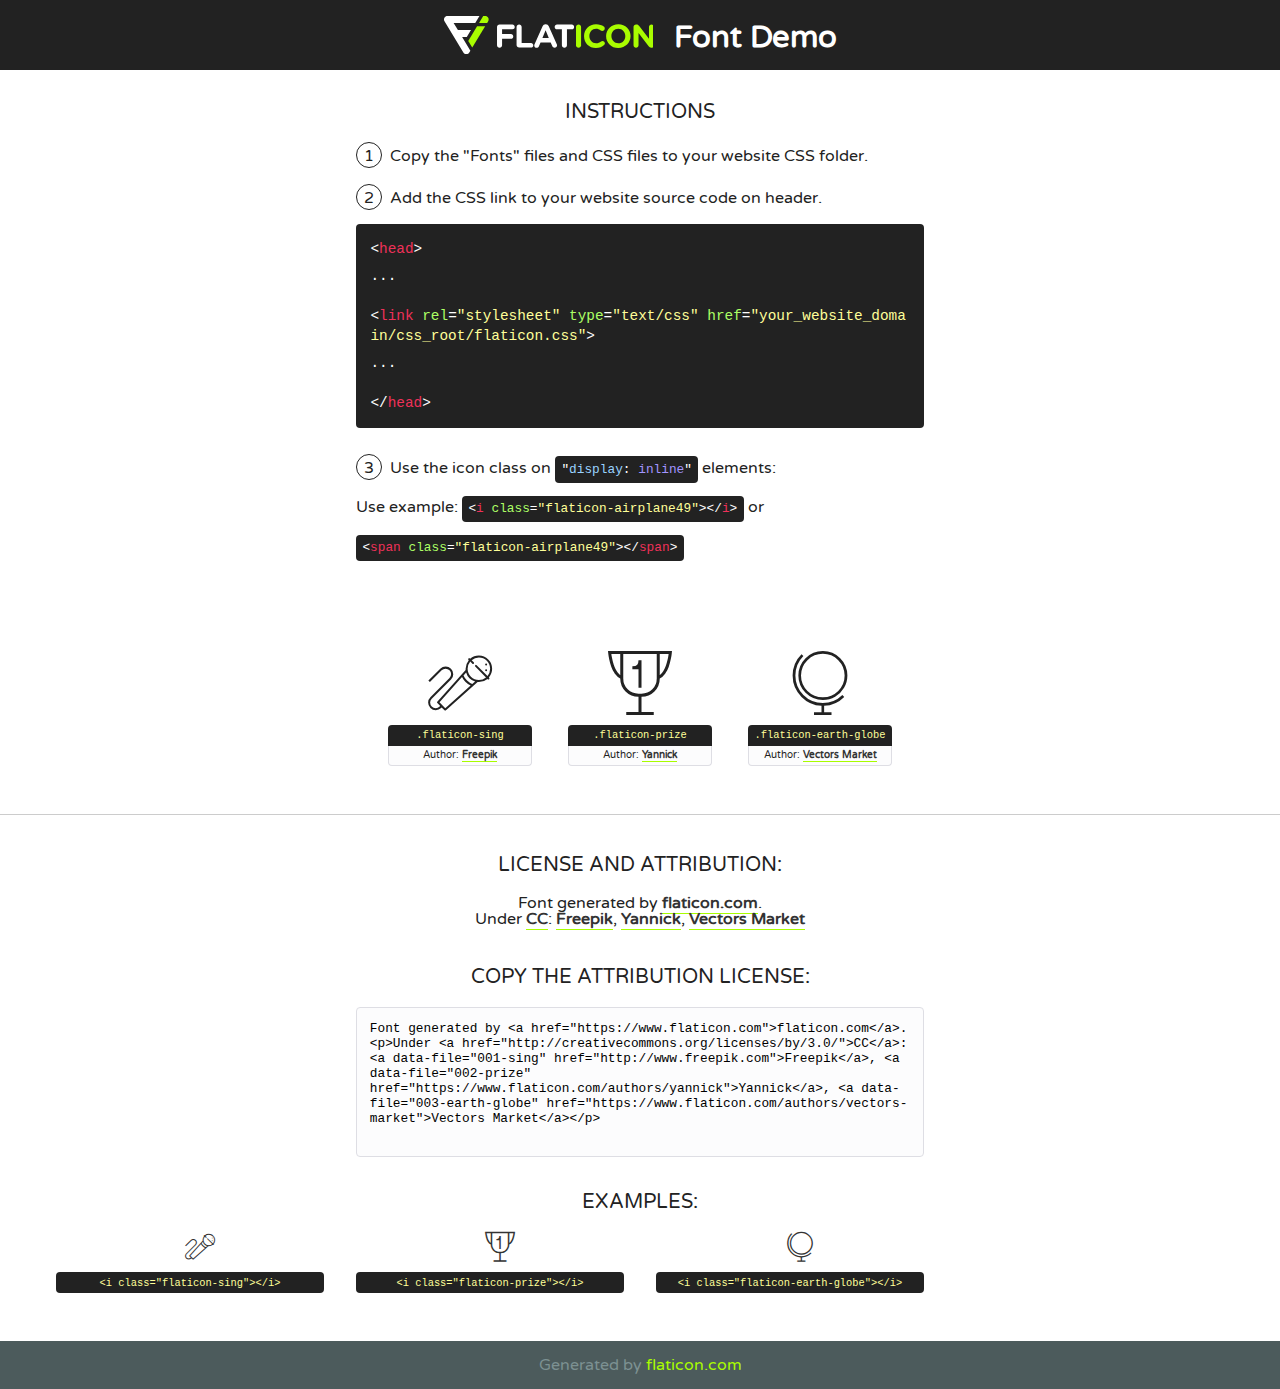
<file: vendors/flat-icon/font/flaticon.html>
<!DOCTYPE html>
<!--
  Flaticon icon font: Flaticon
  Creation date: 20/02/2019 11:43
-->
<html>
<!DOCTYPE html>
<html>

<head>
    <title>Flaticon WebFont</title>
    <link href="http://fonts.googleapis.com/css?family=Varela+Round" rel="stylesheet" type="text/css" />
    <link rel="stylesheet" type="text/css" href="flaticon.css">
    <meta charset="UTF-8">
    <style>
    html, body, div, span, applet, object, iframe,
    h1, h2, h3, h4, h5, h6, p, blockquote, pre,
    a, abbr, acronym, address, big, cite, code,
    del, dfn, em, img, ins, kbd, q, s, samp,
    small, strike, strong, sub, sup, tt, var,
    b, u, i, center,
    dl, dt, dd, ol, ul, li,
    fieldset, form, label, legend,
    table, caption, tbody, tfoot, thead, tr, th, td,
    article, aside, canvas, details, embed, 
    figure, figcaption, footer, header, hgroup, 
    menu, nav, output, ruby, section, summary,
    time, mark, audio, video {
        margin: 0;
        padding: 0;
        border: 0;
        font-size: 100%;
        font: inherit;
        vertical-align: baseline;
    }
    /* HTML5 display-role reset for older browsers */
    article, aside, details, figcaption, figure, 
    footer, header, hgroup, menu, nav, section {
        display: block;
    }
    body {
        line-height: 1;
    }
    ol, ul {
        list-style: none;
    }
    blockquote, q {
        quotes: none;
    }
    blockquote:before, blockquote:after,
    q:before, q:after {
        content: '';
        content: none;
    }
    table {
        border-collapse: collapse;
        border-spacing: 0;
    }
    body {
        font-family: 'Varela Round', Helvetica, Arial, sans-serif;
        font-size: 16px;
        color: #222;
    }
    a {
        color: #333;
        border-bottom: 1px solid #a9fd00;
        font-weight: bold;
        text-decoration: none;
    }
    * {
        -moz-box-sizing: border-box;
        -webkit-box-sizing: border-box;
        box-sizing: border-box;
        margin: 0;
        padding: 0;
    }
    [class^="flaticon-"]:before, [class*=" flaticon-"]:before, [class^="flaticon-"]:after, [class*=" flaticon-"]:after {
        font-family: Flaticon;
        font-size: 30px;
        font-style: normal;
        margin-left: 20px;
        color: #333;
    }
    .wrapper {
        max-width: 600px;
        margin: auto;
        padding: 0 1em;
    }
    .title {
        font-size: 1.25em;
        text-align: center;
        margin-bottom: 1em;
        text-transform: uppercase;
    }
    header {
        text-align: center;
        background-color: #222;
        color: #fff;
        padding: 1em;
    }
    header .logo {
        width: 210px;
        height: 38px;
        display: inline-block;
        vertical-align: middle;
        margin-right: 1em;
        border: none;
    }
    header strong {
        font-size: 1.95em;
        font-weight: bold;
        vertical-align: middle;
        margin-top: 5px;
        display: inline-block;
    }
    .demo {
        margin: 2em auto;
        line-height: 1.25em;
    }
    .demo ul li {
        margin-bottom: 1em;
    }
    .demo ul li .num {
        color: #222;
        border-radius: 20px;
        display: inline-block;
        width: 26px;
        padding: 3px;
        height: 26px;
        text-align: center;
        margin-right: 0.5em;
        border: 1px solid #222;
    }
    .demo ul li code {
        background-color: #222;
        border-radius: 4px;
        padding: 0.25em 0.5em;
        display: inline-block;
        color: #fff;
        font-family: Consolas,Monaco,Lucida Console,Liberation Mono,DejaVu Sans Mono,Bitstream Vera Sans Mono,Courier New, monospace;
        font-weight: lighter;
        margin-top: 1em;
        font-size: 0.8em;
        word-break: break-all;
    }
    .demo ul li code.big {
        padding: 1em;
        font-size: 0.9em;
    }
    .demo ul li code .red {
        color: #EF3159;
    }
    .demo ul li code .green {
        color: #ACFF65;
    }
    .demo ul li code .yellow {
        color: #FFFF99;
    }
    .demo ul li code .blue {
        color: #99D3FF;
    }
    .demo ul li code .purple {
        color: #A295FF;
    }
    .demo ul li code .dots {
        margin-top: 0.5em;
        display: block;
    }
    #glyphs {
        border-bottom: 1px solid #ccc;
        padding: 2em 0;
        text-align: center;
    }
    .glyph {
        display: inline-block;
        width: 9em;
        margin: 1em;
        text-align: center;
        vertical-align: top;
        background: #FFF;
    }
    .glyph .glyph-icon {
        padding: 10px;
        display: block;
        font-family:"Flaticon";
        font-size: 64px;
        line-height: 1;
    }
    .glyph .glyph-icon:before {
        font-size: 64px;
        color: #222;
        margin-left: 0;
    }
    .class-name {
        font-size: 0.65em;
        background-color: #222;
        color: #fff;
        border-radius: 4px 4px 0 0;
        padding: 0.5em;
        color: #FFFF99;
        font-family: Consolas,Monaco,Lucida Console,Liberation Mono,DejaVu Sans Mono,Bitstream Vera Sans Mono,Courier New, monospace;
    }
    .author-name {
        font-size: 0.6em;
        background-color: #fcfcfd;
        border: 1px solid #DEDEE4;
        border-top: 0;
        border-radius: 0 0 4px 4px;
        padding: 0.5em;
    }
    .class-name:last-child {
        font-size: 10px;
        color:#888;
    }
    .class-name:last-child a {
        font-size: 10px;
        color:#555;
    }
    .class-name:last-child a:hover {
        color:#a9fd00;
    }
    .glyph > input {
        display: block;
        width: 100px;
        margin: 5px auto;
        text-align: center;
        font-size: 12px;
        cursor: text;
    }
    .glyph > input.icon-input {
        font-family:"Flaticon";
        font-size: 16px;
        margin-bottom: 10px;
    }
    .attribution .title {
        margin-top: 2em;
    }
    .attribution textarea {
        background-color: #fcfcfd;
        padding: 1em;
        border: none;
        box-shadow: none;
        border: 1px solid #DEDEE4;
        border-radius: 4px;
        resize: none;
        width: 100%;
        height: 150px;
        font-size: 0.8em;
        font-family: Consolas,Monaco,Lucida Console,Liberation Mono,DejaVu Sans Mono,Bitstream Vera Sans Mono,Courier New, monospace;
        -webkit-appearance: none;
    }
    .iconsuse {
        margin: 2em auto;
        text-align: center;
        max-width: 1200px;
    }
    .iconsuse:after {
        content: '';
        display: table;
        clear: both;
    }
    .iconsuse .image {
        float: left;
        width: 25%;
        padding: 0 1em;
    }
    .iconsuse .image p {
        margin-bottom: 1em;
    }
    .iconsuse .image span {
        display: block;
        font-size: 0.65em;
        background-color: #222;
        color: #fff;
        border-radius: 4px;
        padding: 0.5em;
        color: #FFFF99;
        margin-top: 1em;
        font-family: Consolas,Monaco,Lucida Console,Liberation Mono,DejaVu Sans Mono,Bitstream Vera Sans Mono,Courier New, monospace;
    }
    #footer {
        text-align: center;
        background-color: #4C5B5C;
        color: #7c9192;
        padding: 1em;
    }
    #footer a {
        border: none;
        color: #a9fd00;
        font-weight: normal;
    }
    @media (max-width: 960px) {
        .iconsuse .image {
            width: 50%;
        }
    }
    @media (max-width: 560px) {
        .iconsuse .image {
            width: 100%;
        }
    }
    </style>
</head>

<body class="characters-off">

    <header>
        <a href="https://www.flaticon.com" target="_blank" class="logo">
            <svg version="1.1" xmlns="http://www.w3.org/2000/svg" xmlns:xlink="http://www.w3.org/1999/xlink" xmlns:a="http://ns.adobe.com/AdobeSVGViewerExtensions/3.0/" viewBox="0 0 560.875 102.036" enable-background="new 0 0 560.875 102.036" xml:space="preserve">
                <defs>
                </defs>
                <g>
                    <g class="letters">
                        <path fill="#ffffff" d="M141.596,29.675c0-3.777,2.985-6.767,6.764-6.767h34.438c3.426,0,6.15,2.728,6.15,6.15
                        c0,3.43-2.724,6.149-6.15,6.149h-27.674v13.091h23.719c3.429,0,6.151,2.724,6.151,6.15c0,3.43-2.723,6.149-6.151,6.149h-23.719
                        v17.574c0,3.773-2.986,6.761-6.764,6.761c-3.779,0-6.764-2.989-6.764-6.761V29.675z"></path>
                        <path fill="#ffffff" d="M193.844,29.149c0-3.781,2.985-6.767,6.764-6.767c3.776,0,6.763,2.985,6.763,6.767v42.957h25.039
                        c3.426,0,6.149,2.726,6.149,6.153c0,3.425-2.723,6.15-6.149,6.15h-31.802c-3.779,0-6.764-2.986-6.764-6.768V29.149z"></path>
                        <path fill="#ffffff" d="M241.891,75.71l21.438-48.407c1.492-3.341,4.215-5.357,7.906-5.357h0.792
                        c3.686,0,6.323,2.017,7.815,5.357l21.439,48.407c0.436,0.967,0.701,1.845,0.701,2.723c0,3.602-2.809,6.501-6.414,6.501
                        c-3.161,0-5.269-1.845-6.499-4.655l-4.132-9.661h-27.059l-4.301,10.102c-1.144,2.631-3.426,4.214-6.237,4.214
                        c-3.517,0-6.24-2.81-6.24-6.325C241.1,77.64,241.451,76.677,241.891,75.71z M279.932,58.666l-8.521-20.297l-8.526,20.297H279.932
                        z"></path>
                        <path fill="#ffffff" d="M314.864,35.387H301.86c-3.429,0-6.239-2.813-6.239-6.238c0-3.429,2.811-6.24,6.239-6.24h39.533
                        c3.426,0,6.237,2.811,6.237,6.24c0,3.425-2.811,6.238-6.237,6.238h-13.001v42.785c0,3.773-2.99,6.761-6.764,6.761
                        c-3.779,0-6.764-2.989-6.764-6.761V35.387z"></path>
                        <path fill="#A9FD00" d="M352.615,29.149c0-3.781,2.985-6.767,6.767-6.767c3.774,0,6.761,2.985,6.761,6.767v49.024
                        c0,3.773-2.987,6.761-6.761,6.761c-3.781,0-6.767-2.989-6.767-6.761V29.149z"></path>
                        <path fill="#A9FD00" d="M374.132,53.836v-0.179c0-17.481,13.178-31.801,32.065-31.801c9.22,0,15.459,2.458,20.557,6.238
                        c1.402,1.054,2.637,2.985,2.637,5.357c0,3.692-2.985,6.59-6.681,6.59c-1.845,0-3.071-0.702-4.044-1.319
                        c-3.776-2.813-7.729-4.393-12.562-4.393c-10.364,0-17.831,8.611-17.831,19.154v0.173c0,10.542,7.291,19.329,17.831,19.329
                        c5.715,0,9.492-1.756,13.359-4.834c1.049-0.874,2.458-1.491,4.039-1.491c3.429,0,6.325,2.813,6.325,6.236
                        c0,2.106-1.056,3.78-2.282,4.834c-5.539,4.834-12.036,7.733-21.878,7.733C387.572,85.464,374.132,71.493,374.132,53.836z"></path>
                        <path fill="#A9FD00" d="M433.009,53.836v-0.179c0-17.481,13.79-31.801,32.766-31.801c18.981,0,32.592,14.143,32.592,31.628v0.173
                        c0,17.483-13.785,31.807-32.769,31.807C446.625,85.464,433.009,71.32,433.009,53.836z M484.224,53.836v-0.179
                        c0-10.539-7.725-19.326-18.626-19.326c-10.893,0-18.449,8.611-18.449,19.154v0.173c0,10.542,7.73,19.329,18.626,19.329
                        C476.676,72.986,484.224,64.378,484.224,53.836z"></path>
                        <path fill="#A9FD00" d="M506.233,29.321c0-3.774,2.99-6.763,6.767-6.763h1.401c3.252,0,5.183,1.583,7.029,3.953l26.093,34.265
                        V29.059c0-3.692,2.99-6.677,6.681-6.677c3.683,0,6.671,2.985,6.671,6.677v48.934c0,3.78-2.987,6.765-6.764,6.765h-0.436
                        c-3.257,0-5.188-1.581-7.034-3.953l-27.056-35.492v32.944c0,3.687-2.985,6.676-6.678,6.676c-3.683,0-6.673-2.989-6.673-6.676
                        V29.321z"></path>
                    </g>
                    <g class="insignia">
                        <path fill="#ffffff" d="M48.372,56.137h12.517l11.156-18.537H37.186L25.688,18.539h57.825L94.668,0H9.271
                        C5.925,0,2.842,1.801,1.198,4.716c-1.644,2.907-1.593,6.482,0.134,9.343l50.38,83.501c1.678,2.781,4.689,4.476,7.938,4.476
                        c3.246,0,6.257-1.695,7.935-4.476l2.898-4.804L48.372,56.137z"></path>
                        <g class="i">
                            <path fill="#A9FD00" d="M93.575,18.539h0.031v0.004l21.652,0.004l2.705-4.488c1.727-2.861,1.778-6.436,0.133-9.343
                            C116.454,1.801,113.371,0,110.026,0h-5.294L93.575,18.539z"></path>
                            <polygon fill="#A9FD00" points="88.291,27.356 64.725,66.486 75.519,84.404 109.942,27.356"></polygon>
                        </g>
                    </g>
                </g>
            </svg>
        </a>
        <strong>Font Demo</strong>
    </header>


    <section class="demo wrapper">

        <p class="title">Instructions</p>

        <ul>
            <li>
                <span class="num">1</span>Copy the "Fonts" files and CSS files to your website CSS folder.
            </li>
            <li>
                <span class="num">2</span>Add the CSS link to your website source code on header.
                <code class="big">
                    &lt;<span class="red">head</span>&gt;
                    <br/><span class="dots">...</span>
                    <br/>&lt;<span class="red">link</span> <span class="green">rel</span>=<span class="yellow">"stylesheet"</span> <span class="green">type</span>=<span class="yellow">"text/css"</span> <span class="green">href</span>=<span class="yellow">"your_website_domain/css_root/flaticon.css"</span>&gt;
                    <br/><span class="dots">...</span>
                    <br/>&lt;/<span class="red">head</span>&gt;
                </code>
            </li>

            <li>
                <p>
                    <span class="num">3</span>Use the icon class on <code>"<span class="blue">display</span>:<span class="purple"> inline</span>"</code> elements:
                    <br />
                    Use example: <code>&lt;<span class="red">i</span> <span class="green">class</span>=<span class="yellow">&quot;flaticon-airplane49&quot;</span>&gt;&lt;/<span class="red">i</span>&gt;</code> or <code>&lt;<span class="red">span</span> <span class="green">class</span>=<span class="yellow">&quot;flaticon-airplane49&quot;</span>&gt;&lt;/<span class="red">span</span>&gt;</code>
            </li>
        </ul>

    </section>




   <section id="glyphs">          
    
      
        <div class="glyph"><div class="glyph-icon flaticon-sing"></div>
            <div class="class-name">.flaticon-sing</div>
            <div class="author-name">Author: <a data-file="001-sing" href="http://www.freepik.com">Freepik</a> </div> 
        </div>        
        
        <div class="glyph"><div class="glyph-icon flaticon-prize"></div>
            <div class="class-name">.flaticon-prize</div>
            <div class="author-name">Author: <a data-file="002-prize" href="https://www.flaticon.com/authors/yannick">Yannick</a> </div> 
        </div>        
        
        <div class="glyph"><div class="glyph-icon flaticon-earth-globe"></div>
            <div class="class-name">.flaticon-earth-globe</div>
            <div class="author-name">Author: <a data-file="003-earth-globe" href="https://www.flaticon.com/authors/vectors-market">Vectors Market</a> </div> 
        </div>        
        

    </section>



    <section class="attribution wrapper"   style="text-align:center;">

      <div class="title">License and attribution:</div><div class="attrDiv">Font generated by <a href="https://www.flaticon.com">flaticon.com</a>. <div><p>Under <a href="http://creativecommons.org/licenses/by/3.0/">CC</a>: <a data-file="001-sing" href="http://www.freepik.com">Freepik</a>, <a data-file="002-prize" href="https://www.flaticon.com/authors/yannick">Yannick</a>, <a data-file="003-earth-globe" href="https://www.flaticon.com/authors/vectors-market">Vectors Market</a></p>  </div>
      </div>
      <div class="title">Copy the Attribution License:</div>

    <textarea onclick="this.focus();this.select();">Font generated by &lt;a href=&quot;https://www.flaticon.com&quot;&gt;flaticon.com&lt;/a&gt;. <p>Under <a href="http://creativecommons.org/licenses/by/3.0/">CC</a>: <a data-file="001-sing" href="http://www.freepik.com">Freepik</a>, <a data-file="002-prize" href="https://www.flaticon.com/authors/yannick">Yannick</a>, <a data-file="003-earth-globe" href="https://www.flaticon.com/authors/vectors-market">Vectors Market</a></p>  
     </textarea>

    </section>

    <section class="iconsuse">

          <div class="title">Examples:</div>            
             
            <div class="image">
                <p>
                    <i class="glyph-icon flaticon-sing"></i> 
                    <span>&lt;i class=&quot;flaticon-sing&quot;&gt;&lt;/i&gt;</span>
                </p>
            </div>
            
            <div class="image">
                <p>
                    <i class="glyph-icon flaticon-prize"></i> 
                    <span>&lt;i class=&quot;flaticon-prize&quot;&gt;&lt;/i&gt;</span>
                </p>
            </div>
            
            <div class="image">
                <p>
                    <i class="glyph-icon flaticon-earth-globe"></i> 
                    <span>&lt;i class=&quot;flaticon-earth-globe&quot;&gt;&lt;/i&gt;</span>
                </p>
            </div>
                       
        </div>
                            
    </section>

<div id="footer">
    <div>Generated by <a href="https://www.flaticon.com">flaticon.com</a>
    </div>
</div>



</body>
</html>
</file>
<file: vendors/themify-icons/themify-icons.css>
@font-face {
	font-family: 'themify';
	src:url('fonts/themify.eot?-fvbane');
	src:url('fonts/themify.eot?#iefix-fvbane') format('embedded-opentype'),
		url('fonts/themify.woff?-fvbane') format('woff'),
		url('fonts/themify.ttf?-fvbane') format('truetype'),
		url('fonts/themify.svg?-fvbane#themify') format('svg');
	font-weight: normal;
	font-style: normal;
}

[class^="ti-"], [class*=" ti-"] {
	font-family: 'themify';
	speak: none;
	font-style: normal;
	font-weight: normal;
	font-variant: normal;
	text-transform: none;
	line-height: 1;

	/* Better Font Rendering =========== */
	-webkit-font-smoothing: antialiased;
	-moz-osx-font-smoothing: grayscale;
}

.ti-wand:before {
	content: "\e600";
}
.ti-volume:before {
	content: "\e601";
}
.ti-user:before {
	content: "\e602";
}
.ti-unlock:before {
	content: "\e603";
}
.ti-unlink:before {
	content: "\e604";
}
.ti-trash:before {
	content: "\e605";
}
.ti-thought:before {
	content: "\e606";
}
.ti-target:before {
	content: "\e607";
}
.ti-tag:before {
	content: "\e608";
}
.ti-tablet:before {
	content: "\e609";
}
.ti-star:before {
	content: "\e60a";
}
.ti-spray:before {
	content: "\e60b";
}
.ti-signal:before {
	content: "\e60c";
}
.ti-shopping-cart:before {
	content: "\e60d";
}
.ti-shopping-cart-full:before {
	content: "\e60e";
}
.ti-settings:before {
	content: "\e60f";
}
.ti-search:before {
	content: "\e610";
}
.ti-zoom-in:before {
	content: "\e611";
}
.ti-zoom-out:before {
	content: "\e612";
}
.ti-cut:before {
	content: "\e613";
}
.ti-ruler:before {
	content: "\e614";
}
.ti-ruler-pencil:before {
	content: "\e615";
}
.ti-ruler-alt:before {
	content: "\e616";
}
.ti-bookmark:before {
	content: "\e617";
}
.ti-bookmark-alt:before {
	content: "\e618";
}
.ti-reload:before {
	content: "\e619";
}
.ti-plus:before {
	content: "\e61a";
}
.ti-pin:before {
	content: "\e61b";
}
.ti-pencil:before {
	content: "\e61c";
}
.ti-pencil-alt:before {
	content: "\e61d";
}
.ti-paint-roller:before {
	content: "\e61e";
}
.ti-paint-bucket:before {
	content: "\e61f";
}
.ti-na:before {
	content: "\e620";
}
.ti-mobile:before {
	content: "\e621";
}
.ti-minus:before {
	content: "\e622";
}
.ti-medall:before {
	content: "\e623";
}
.ti-medall-alt:before {
	content: "\e624";
}
.ti-marker:before {
	content: "\e625";
}
.ti-marker-alt:before {
	content: "\e626";
}
.ti-arrow-up:before {
	content: "\e627";
}
.ti-arrow-right:before {
	content: "\e628";
}
.ti-arrow-left:before {
	content: "\e629";
}
.ti-arrow-down:before {
	content: "\e62a";
}
.ti-lock:before {
	content: "\e62b";
}
.ti-location-arrow:before {
	content: "\e62c";
}
.ti-link:before {
	content: "\e62d";
}
.ti-layout:before {
	content: "\e62e";
}
.ti-layers:before {
	content: "\e62f";
}
.ti-layers-alt:before {
	content: "\e630";
}
.ti-key:before {
	content: "\e631";
}
.ti-import:before {
	content: "\e632";
}
.ti-image:before {
	content: "\e633";
}
.ti-heart:before {
	content: "\e634";
}
.ti-heart-broken:before {
	content: "\e635";
}
.ti-hand-stop:before {
	content: "\e636";
}
.ti-hand-open:before {
	content: "\e637";
}
.ti-hand-drag:before {
	content: "\e638";
}
.ti-folder:before {
	content: "\e639";
}
.ti-flag:before {
	content: "\e63a";
}
.ti-flag-alt:before {
	content: "\e63b";
}
.ti-flag-alt-2:before {
	content: "\e63c";
}
.ti-eye:before {
	content: "\e63d";
}
.ti-export:before {
	content: "\e63e";
}
.ti-exchange-vertical:before {
	content: "\e63f";
}
.ti-desktop:before {
	content: "\e640";
}
.ti-cup:before {
	content: "\e641";
}
.ti-crown:before {
	content: "\e642";
}
.ti-comments:before {
	content: "\e643";
}
.ti-comment:before {
	content: "\e644";
}
.ti-comment-alt:before {
	content: "\e645";
}
.ti-close:before {
	content: "\e646";
}
.ti-clip:before {
	content: "\e647";
}
.ti-angle-up:before {
	content: "\e648";
}
.ti-angle-right:before {
	content: "\e649";
}
.ti-angle-left:before {
	content: "\e64a";
}
.ti-angle-down:before {
	content: "\e64b";
}
.ti-check:before {
	content: "\e64c";
}
.ti-check-box:before {
	content: "\e64d";
}
.ti-camera:before {
	content: "\e64e";
}
.ti-announcement:before {
	content: "\e64f";
}
.ti-brush:before {
	content: "\e650";
}
.ti-briefcase:before {
	content: "\e651";
}
.ti-bolt:before {
	content: "\e652";
}
.ti-bolt-alt:before {
	content: "\e653";
}
.ti-blackboard:before {
	content: "\e654";
}
.ti-bag:before {
	content: "\e655";
}
.ti-move:before {
	content: "\e656";
}
.ti-arrows-vertical:before {
	content: "\e657";
}
.ti-arrows-horizontal:before {
	content: "\e658";
}
.ti-fullscreen:before {
	content: "\e659";
}
.ti-arrow-top-right:before {
	content: "\e65a";
}
.ti-arrow-top-left:before {
	content: "\e65b";
}
.ti-arrow-circle-up:before {
	content: "\e65c";
}
.ti-arrow-circle-right:before {
	content: "\e65d";
}
.ti-arrow-circle-left:before {
	content: "\e65e";
}
.ti-arrow-circle-down:before {
	content: "\e65f";
}
.ti-angle-double-up:before {
	content: "\e660";
}
.ti-angle-double-right:before {
	content: "\e661";
}
.ti-angle-double-left:before {
	content: "\e662";
}
.ti-angle-double-down:before {
	content: "\e663";
}
.ti-zip:before {
	content: "\e664";
}
.ti-world:before {
	content: "\e665";
}
.ti-wheelchair:before {
	content: "\e666";
}
.ti-view-list:before {
	content: "\e667";
}
.ti-view-list-alt:before {
	content: "\e668";
}
.ti-view-grid:before {
	content: "\e669";
}
.ti-uppercase:before {
	content: "\e66a";
}
.ti-upload:before {
	content: "\e66b";
}
.ti-underline:before {
	content: "\e66c";
}
.ti-truck:before {
	content: "\e66d";
}
.ti-timer:before {
	content: "\e66e";
}
.ti-ticket:before {
	content: "\e66f";
}
.ti-thumb-up:before {
	content: "\e670";
}
.ti-thumb-down:before {
	content: "\e671";
}
.ti-text:before {
	content: "\e672";
}
.ti-stats-up:before {
	content: "\e673";
}
.ti-stats-down:before {
	content: "\e674";
}
.ti-split-v:before {
	content: "\e675";
}
.ti-split-h:before {
	content: "\e676";
}
.ti-smallcap:before {
	content: "\e677";
}
.ti-shine:before {
	content: "\e678";
}
.ti-shift-right:before {
	content: "\e679";
}
.ti-shift-left:before {
	content: "\e67a";
}
.ti-shield:before {
	content: "\e67b";
}
.ti-notepad:before {
	content: "\e67c";
}
.ti-server:before {
	content: "\e67d";
}
.ti-quote-right:before {
	content: "\e67e";
}
.ti-quote-left:before {
	content: "\e67f";
}
.ti-pulse:before {
	content: "\e680";
}
.ti-printer:before {
	content: "\e681";
}
.ti-power-off:before {
	content: "\e682";
}
.ti-plug:before {
	content: "\e683";
}
.ti-pie-chart:before {
	content: "\e684";
}
.ti-paragraph:before {
	content: "\e685";
}
.ti-panel:before {
	content: "\e686";
}
.ti-package:before {
	content: "\e687";
}
.ti-music:before {
	content: "\e688";
}
.ti-music-alt:before {
	content: "\e689";
}
.ti-mouse:before {
	content: "\e68a";
}
.ti-mouse-alt:before {
	content: "\e68b";
}
.ti-money:before {
	content: "\e68c";
}
.ti-microphone:before {
	content: "\e68d";
}
.ti-menu:before {
	content: "\e68e";
}
.ti-menu-alt:before {
	content: "\e68f";
}
.ti-map:before {
	content: "\e690";
}
.ti-map-alt:before {
	content: "\e691";
}
.ti-loop:before {
	content: "\e692";
}
.ti-location-pin:before {
	content: "\e693";
}
.ti-list:before {
	content: "\e694";
}
.ti-light-bulb:before {
	content: "\e695";
}
.ti-Italic:before {
	content: "\e696";
}
.ti-info:before {
	content: "\e697";
}
.ti-infinite:before {
	content: "\e698";
}
.ti-id-badge:before {
	content: "\e699";
}
.ti-hummer:before {
	content: "\e69a";
}
.ti-home:before {
	content: "\e69b";
}
.ti-help:before {
	content: "\e69c";
}
.ti-headphone:before {
	content: "\e69d";
}
.ti-harddrives:before {
	content: "\e69e";
}
.ti-harddrive:before {
	content: "\e69f";
}
.ti-gift:before {
	content: "\e6a0";
}
.ti-game:before {
	content: "\e6a1";
}
.ti-filter:before {
	content: "\e6a2";
}
.ti-files:before {
	content: "\e6a3";
}
.ti-file:before {
	content: "\e6a4";
}
.ti-eraser:before {
	content: "\e6a5";
}
.ti-envelope:before {
	content: "\e6a6";
}
.ti-download:before {
	content: "\e6a7";
}
.ti-direction:before {
	content: "\e6a8";
}
.ti-direction-alt:before {
	content: "\e6a9";
}
.ti-dashboard:before {
	content: "\e6aa";
}
.ti-control-stop:before {
	content: "\e6ab";
}
.ti-control-shuffle:before {
	content: "\e6ac";
}
.ti-control-play:before {
	content: "\e6ad";
}
.ti-control-pause:before {
	content: "\e6ae";
}
.ti-control-forward:before {
	content: "\e6af";
}
.ti-control-backward:before {
	content: "\e6b0";
}
.ti-cloud:before {
	content: "\e6b1";
}
.ti-cloud-up:before {
	content: "\e6b2";
}
.ti-cloud-down:before {
	content: "\e6b3";
}
.ti-clipboard:before {
	content: "\e6b4";
}
.ti-car:before {
	content: "\e6b5";
}
.ti-calendar:before {
	content: "\e6b6";
}
.ti-book:before {
	content: "\e6b7";
}
.ti-bell:before {
	content: "\e6b8";
}
.ti-basketball:before {
	content: "\e6b9";
}
.ti-bar-chart:before {
	content: "\e6ba";
}
.ti-bar-chart-alt:before {
	content: "\e6bb";
}
.ti-back-right:before {
	content: "\e6bc";
}
.ti-back-left:before {
	content: "\e6bd";
}
.ti-arrows-corner:before {
	content: "\e6be";
}
.ti-archive:before {
	content: "\e6bf";
}
.ti-anchor:before {
	content: "\e6c0";
}
.ti-align-right:before {
	content: "\e6c1";
}
.ti-align-left:before {
	content: "\e6c2";
}
.ti-align-justify:before {
	content: "\e6c3";
}
.ti-align-center:before {
	content: "\e6c4";
}
.ti-alert:before {
	content: "\e6c5";
}
.ti-alarm-clock:before {
	content: "\e6c6";
}
.ti-agenda:before {
	content: "\e6c7";
}
.ti-write:before {
	content: "\e6c8";
}
.ti-window:before {
	content: "\e6c9";
}
.ti-widgetized:before {
	content: "\e6ca";
}
.ti-widget:before {
	content: "\e6cb";
}
.ti-widget-alt:before {
	content: "\e6cc";
}
.ti-wallet:before {
	content: "\e6cd";
}
.ti-video-clapper:before {
	content: "\e6ce";
}
.ti-video-camera:before {
	content: "\e6cf";
}
.ti-vector:before {
	content: "\e6d0";
}
.ti-themify-logo:before {
	content: "\e6d1";
}
.ti-themify-favicon:before {
	content: "\e6d2";
}
.ti-themify-favicon-alt:before {
	content: "\e6d3";
}
.ti-support:before {
	content: "\e6d4";
}
.ti-stamp:before {
	content: "\e6d5";
}
.ti-split-v-alt:before {
	content: "\e6d6";
}
.ti-slice:before {
	content: "\e6d7";
}
.ti-shortcode:before {
	content: "\e6d8";
}
.ti-shift-right-alt:before {
	content: "\e6d9";
}
.ti-shift-left-alt:before {
	content: "\e6da";
}
.ti-ruler-alt-2:before {
	content: "\e6db";
}
.ti-receipt:before {
	content: "\e6dc";
}
.ti-pin2:before {
	content: "\e6dd";
}
.ti-pin-alt:before {
	content: "\e6de";
}
.ti-pencil-alt2:before {
	content: "\e6df";
}
.ti-palette:before {
	content: "\e6e0";
}
.ti-more:before {
	content: "\e6e1";
}
.ti-more-alt:before {
	content: "\e6e2";
}
.ti-microphone-alt:before {
	content: "\e6e3";
}
.ti-magnet:before {
	content: "\e6e4";
}
.ti-line-double:before {
	content: "\e6e5";
}
.ti-line-dotted:before {
	content: "\e6e6";
}
.ti-line-dashed:before {
	content: "\e6e7";
}
.ti-layout-width-full:before {
	content: "\e6e8";
}
.ti-layout-width-default:before {
	content: "\e6e9";
}
.ti-layout-width-default-alt:before {
	content: "\e6ea";
}
.ti-layout-tab:before {
	content: "\e6eb";
}
.ti-layout-tab-window:before {
	content: "\e6ec";
}
.ti-layout-tab-v:before {
	content: "\e6ed";
}
.ti-layout-tab-min:before {
	content: "\e6ee";
}
.ti-layout-slider:before {
	content: "\e6ef";
}
.ti-layout-slider-alt:before {
	content: "\e6f0";
}
.ti-layout-sidebar-right:before {
	content: "\e6f1";
}
.ti-layout-sidebar-none:before {
	content: "\e6f2";
}
.ti-layout-sidebar-left:before {
	content: "\e6f3";
}
.ti-layout-placeholder:before {
	content: "\e6f4";
}
.ti-layout-menu:before {
	content: "\e6f5";
}
.ti-layout-menu-v:before {
	content: "\e6f6";
}
.ti-layout-menu-separated:before {
	content: "\e6f7";
}
.ti-layout-menu-full:before {
	content: "\e6f8";
}
.ti-layout-media-right-alt:before {
	content: "\e6f9";
}
.ti-layout-media-right:before {
	content: "\e6fa";
}
.ti-layout-media-overlay:before {
	content: "\e6fb";
}
.ti-layout-media-overlay-alt:before {
	content: "\e6fc";
}
.ti-layout-media-overlay-alt-2:before {
	content: "\e6fd";
}
.ti-layout-media-left-alt:before {
	content: "\e6fe";
}
.ti-layout-media-left:before {
	content: "\e6ff";
}
.ti-layout-media-center-alt:before {
	content: "\e700";
}
.ti-layout-media-center:before {
	content: "\e701";
}
.ti-layout-list-thumb:before {
	content: "\e702";
}
.ti-layout-list-thumb-alt:before {
	content: "\e703";
}
.ti-layout-list-post:before {
	content: "\e704";
}
.ti-layout-list-large-image:before {
	content: "\e705";
}
.ti-layout-line-solid:before {
	content: "\e706";
}
.ti-layout-grid4:before {
	content: "\e707";
}
.ti-layout-grid3:before {
	content: "\e708";
}
.ti-layout-grid2:before {
	content: "\e709";
}
.ti-layout-grid2-thumb:before {
	content: "\e70a";
}
.ti-layout-cta-right:before {
	content: "\e70b";
}
.ti-layout-cta-left:before {
	content: "\e70c";
}
.ti-layout-cta-center:before {
	content: "\e70d";
}
.ti-layout-cta-btn-right:before {
	content: "\e70e";
}
.ti-layout-cta-btn-left:before {
	content: "\e70f";
}
.ti-layout-column4:before {
	content: "\e710";
}
.ti-layout-column3:before {
	content: "\e711";
}
.ti-layout-column2:before {
	content: "\e712";
}
.ti-layout-accordion-separated:before {
	content: "\e713";
}
.ti-layout-accordion-merged:before {
	content: "\e714";
}
.ti-layout-accordion-list:before {
	content: "\e715";
}
.ti-ink-pen:before {
	content: "\e716";
}
.ti-info-alt:before {
	content: "\e717";
}
.ti-help-alt:before {
	content: "\e718";
}
.ti-headphone-alt:before {
	content: "\e719";
}
.ti-hand-point-up:before {
	content: "\e71a";
}
.ti-hand-point-right:before {
	content: "\e71b";
}
.ti-hand-point-left:before {
	content: "\e71c";
}
.ti-hand-point-down:before {
	content: "\e71d";
}
.ti-gallery:before {
	content: "\e71e";
}
.ti-face-smile:before {
	content: "\e71f";
}
.ti-face-sad:before {
	content: "\e720";
}
.ti-credit-card:before {
	content: "\e721";
}
.ti-control-skip-forward:before {
	content: "\e722";
}
.ti-control-skip-backward:before {
	content: "\e723";
}
.ti-control-record:before {
	content: "\e724";
}
.ti-control-eject:before {
	content: "\e725";
}
.ti-comments-smiley:before {
	content: "\e726";
}
.ti-brush-alt:before {
	content: "\e727";
}
.ti-youtube:before {
	content: "\e728";
}
.ti-vimeo:before {
	content: "\e729";
}
.ti-twitter:before {
	content: "\e72a";
}
.ti-time:before {
	content: "\e72b";
}
.ti-tumblr:before {
	content: "\e72c";
}
.ti-skype:before {
	content: "\e72d";
}
.ti-share:before {
	content: "\e72e";
}
.ti-share-alt:before {
	content: "\e72f";
}
.ti-rocket:before {
	content: "\e730";
}
.ti-pinterest:before {
	content: "\e731";
}
.ti-new-window:before {
	content: "\e732";
}
.ti-microsoft:before {
	content: "\e733";
}
.ti-list-ol:before {
	content: "\e734";
}
.ti-linkedin:before {
	content: "\e735";
}
.ti-layout-sidebar-2:before {
	content: "\e736";
}
.ti-layout-grid4-alt:before {
	content: "\e737";
}
.ti-layout-grid3-alt:before {
	content: "\e738";
}
.ti-layout-grid2-alt:before {
	content: "\e739";
}
.ti-layout-column4-alt:before {
	content: "\e73a";
}
.ti-layout-column3-alt:before {
	content: "\e73b";
}
.ti-layout-column2-alt:before {
	content: "\e73c";
}
.ti-instagram:before {
	content: "\e73d";
}
.ti-google:before {
	content: "\e73e";
}
.ti-github:before {
	content: "\e73f";
}
.ti-flickr:before {
	content: "\e740";
}
.ti-facebook:before {
	content: "\e741";
}
.ti-dropbox:before {
	content: "\e742";
}
.ti-dribbble:before {
	content: "\e743";
}
.ti-apple:before {
	content: "\e744";
}
.ti-android:before {
	content: "\e745";
}
.ti-save:before {
	content: "\e746";
}
.ti-save-alt:before {
	content: "\e747";
}
.ti-yahoo:before {
	content: "\e748";
}
.ti-wordpress:before {
	content: "\e749";
}
.ti-vimeo-alt:before {
	content: "\e74a";
}
.ti-twitter-alt:before {
	content: "\e74b";
}
.ti-tumblr-alt:before {
	content: "\e74c";
}
.ti-trello:before {
	content: "\e74d";
}
.ti-stack-overflow:before {
	content: "\e74e";
}
.ti-soundcloud:before {
	content: "\e74f";
}
.ti-sharethis:before {
	content: "\e750";
}
.ti-sharethis-alt:before {
	content: "\e751";
}
.ti-reddit:before {
	content: "\e752";
}
.ti-pinterest-alt:before {
	content: "\e753";
}
.ti-microsoft-alt:before {
	content: "\e754";
}
.ti-linux:before {
	content: "\e755";
}
.ti-jsfiddle:before {
	content: "\e756";
}
.ti-joomla:before {
	content: "\e757";
}
.ti-html5:before {
	content: "\e758";
}
.ti-flickr-alt:before {
	content: "\e759";
}
.ti-email:before {
	content: "\e75a";
}
.ti-drupal:before {
	content: "\e75b";
}
.ti-dropbox-alt:before {
	content: "\e75c";
}
.ti-css3:before {
	content: "\e75d";
}
.ti-rss:before {
	content: "\e75e";
}
.ti-rss-alt:before {
	content: "\e75f";
}
</file>
<file: css/style.css>
@import url("https://fonts.googleapis.com/css?family=Roboto:300,400,500");
@import url("https://fonts.googleapis.com/css?family=Lato:300,400,900");
@import url('https://fonts.googleapis.com/css?family=Montserrat:400,600&display=swap');
@import url('https://fonts.googleapis.com/css?family=Open+Sans+Condensed:300,700&display=swap');
@import url('https://fonts.googleapis.com/css?family=Rubik:400,500&display=swap');



body {
	color: #888;
	font-family: "Montserrat", "Roboto", sans-serif;
	font-size: 17px;
	font-weight: 300;
	line-height: 1.8
}

ul {
	list-style-type: none;
	margin: 0;
	padding: 0
}

a:hover {
	text-decoration: none
}

button {
	cursor: pointer
}

button:focus {
	outline: 0 !important;
	box-shadow: none !important
}

h1,
h2,
h3,
h4,
h5,
h6 {
	color: #1e1859;
	line-height: 1.25;
	font-weight: 600
}

h1,
.h1 {
	font-size: 60px
}

@media (min-width: 992px) {
	h1,
	.h1 {
		font-size: 60px
	}
}

h2,
.h2 {
	font-size: 26px
}

@media (min-width: 992px) {
	h2,
	.h2 {
		font-size: 36px
	}
}

h3,
.h3 {
	font-size: 20px
}

.gradient,
.hero-banner::after,
.priceTable-bg::after,
.card-pricing:hover .button,
.testimonial .owl-dots .owl-dot.active span,
.blog_item_img .blog_item_date,
.button,
.footer-area .single-footer-widget .click-btn {
	background: -webkit-linear-gradient(to right, #000 0%, #000 100%);
	background: -moz-linear-gradient(to right, #000 0%, #000 100%);
	background: -o-linear-gradient(to right, #000 0%, #000 100%);
	background: linear-gradient(to right, #000 0%, #000 100%)
}

.bg-gray {
	background: #f9f9ff
}

.section-margin {
	margin: 65px 0
}

@media (min-width: 992px) {
	.section-margin {
		margin: 85px 0
	}
}

@media (min-width: 1200px) {
	.section-margin {
		margin: 130px 0
	}
}

.section-padding {
	padding: 65px 0
}

@media (min-width: 992px) {
	.section-padding {
		padding: 85px 0
	}
}

@media (min-width: 1200px) {
	.section-padding {
		padding: 130px 0
	}
}

.pb-85px {
	padding-bottom: 40px
}

@media (min-width: 992px) {
	.pb-85px {
		padding-bottom: 85px
	}
}

@media (min-width: 1200px) {
	.pt-xl-235 {
		padding-top: 235px
	}
}

.header_area {
	position: absolute;
	top: 0;
	left: 0;
	width: 100%;
	z-index: 99;
	transition: background 0.4s, all 0.3s linear;
}

.header_area .navbar-brand {
	margin-right: 30px;
	padding: 0
}

.header_area .navbar-social {
	min-width: 95px;
	float: right
}

.header_area .navbar-social li {
	margin-right: 12px
}

.header_area .navbar-social li i,
.header_area .navbar-social li span {
	font-size: 13px
}

.header_area .navbar-social li:last-child {
	margin-right: 0
}

.header_area .navbar-social li a:hover i,
.header_area .navbar-social li span {
	color: #1e1859
}

.header_area .menu_nav {
	width: 100%
}

.header_area .navbar {
	background: transparent;
	border: 0px;
	border-radius: 0px;
	width: 100%;
	padding-top: 0;
	padding-bottom: 0
}

.header_area .navbar .nav-right {
	min-width: 315px
}

.header_area .navbar .nav .nav-item {
	margin-right: 50px
}

.header_area .navbar .nav .nav-item .nav-link {
	font-family: "Roboto", sans-serif;
	color: #fff;
	text-transform: capitalize;
	font-weight: 400;
	padding: 25px 0;
	display: inline-block
}

.header_area .navbar .nav .nav-item .nav-link:after {
	display: none
}

.header_area .navbar .nav .nav-item:hover .nav-link,
.header_area .navbar .nav .nav-item.active .nav-link {
	opacity: 1;
	position: relative
}

.header_area .navbar .nav .nav-item:hover .nav-link::after,
.header_area .navbar .nav .nav-item.active .nav-link::after {
	content: "";
	display: block;
	width: 100%;
	height: 4px;
	background: #fff;
	position: absolute;
	top: 0;
	left: 0
}

.header_area .navbar .nav .nav-item.submenu {
	position: relative
}

.header_area .navbar .nav .nav-item.submenu ul {
	border: none;
	padding: 0px;
	border-radius: 0px;
	box-shadow: none;
	margin: 0px;
	background: #fff
}

@media (min-width: 992px) {
	.header_area .navbar .nav .nav-item.submenu ul {
		position: absolute;
		top: 120%;
		left: 0px;
		min-width: 200px;
		text-align: left;
		opacity: 0;
		transition: all 300ms ease-in;
		visibility: hidden;
		display: block;
		border: none;
		padding: 0px;
		border-radius: 0px;
		box-shadow: 0px 10px 30px 0px rgba(0, 0, 0, 0.4)
	}
}

.header_area .navbar .nav .nav-item.submenu ul:before {
	content: "";
	width: 0;
	height: 0;
	border-style: solid;
	border-width: 10px 10px 0 10px;
	border-color: #eeeeee transparent transparent transparent;
	position: absolute;
	right: 24px;
	top: 45px;
	z-index: 3;
	opacity: 0;
	transition: all 400ms linear
}

.header_area .navbar .nav .nav-item.submenu ul .nav-item {
	display: block;
	float: none;
	margin-right: 0px;
	border-bottom: 1px solid #ededed;
	margin-left: 0px;
	transition: all 0.4s linear
}

.header_area .navbar .nav .nav-item.submenu ul .nav-item .nav-link {
	line-height: 45px;
	color: #1e1859 !important;
	padding: 0px 30px;
	transition: all 150ms linear;
	display: block;
	margin-right: 0px
}

.header_area .navbar .nav .nav-item.submenu ul .nav-item .nav-link::after {
	display: none
}

.header_area .navbar .nav .nav-item.submenu ul .nav-item:last-child {
	border-bottom: none
}

.header_area .navbar .nav .nav-item.submenu ul .nav-item:hover .nav-link {
	background-color: #1e1859;
	color: #fff !important
}

@media (min-width: 992px) {
	.header_area .navbar .nav .nav-item.submenu:hover ul {
		visibility: visible;
		opacity: 1;
		top: 100%
	}
}

.header_area .navbar .nav .nav-item.submenu:hover ul .nav-item {
	margin-top: 0px
}

.header_area .navbar .nav .nav-item:last-child {
	margin-right: 0px
}

.header_area .navbar .search {
	font-size: 12px;
	line-height: 60px;
	display: inline-block;
	margin-left: 80px
}

.header_area .navbar .search i {
	font-weight: 600
}

.header_area.navbar_fixed .main_menu {
	position: fixed;
	width: 100%;
	top: -70px;
	left: 0;
	right: 0;
	z-index: 99;
	transform: translateY(70px);
	transition: transform 500ms ease, background 500ms ease;
	-webkit-transition: transform 500ms ease, background 500ms ease;
	box-shadow: 0px 3px 16px 0px rgba(0, 0, 0, 0.1)
}

.header_area.navbar_fixed .main_menu .navbar {
	background: #7676ff
}

.header_area.navbar_fixed .main_menu .navbar .nav .nav-item .nav-link {
	line-height: 20px
}

.header_area.navbar_fixed .main_menu .navbar .nav .nav-item:hover .nav-link,
.header_area.navbar_fixed .main_menu .navbar .nav .nav-item.active .nav-link {
	color: #fff
}

@media (min-width: 992px) {
	.header_area.white_menu .navbar .navbar-brand img {
		display: none
	}
	.header_area.white_menu .navbar .navbar-brand img+img {
		display: inline-block
	}
}

@media (max-width: 991px) {
	.header_area.white_menu .navbar .navbar-brand img {
		display: inline-block
	}
	.header_area.white_menu .navbar .navbar-brand img+img {
		display: none
	}
}

.header_area.white_menu .navbar .nav .nav-item .nav-link {
	color: #fff
}

.header_area.white_menu.navbar_fixed .main_menu .navbar .navbar-brand img {
	display: inline-block
}

.header_area.white_menu.navbar_fixed .main_menu .navbar .navbar-brand img+img {
	display: none
}

.header_area.white_menu.navbar_fixed .main_menu .navbar .nav .nav-item .nav-link {
	line-height: 70px
}

.top_menu {
	background: #ec9d5f
}

.top_menu .float-left a {
	line-height: 40px;
	display: inline-block;
	color: #fff;
	text-transform: uppercase;
	font-size: 12px;
	margin-right: 50px;
	-webkit-transition: all 0.3s ease 0s;
	-moz-transition: all 0.3s ease 0s;
	-o-transition: all 0.3s ease 0s;
	transition: all 0.3s ease 0s
}

.top_menu .float-left a:last-child {
	margin-right: 0px
}

.top_menu .float-right .pur_btn {
	color: #fff;
	line-height: 40px;
	display: block;
	padding: 0px 40px;
	font-weight: 500;
	font-size: 12px
}

@media (max-width: 1619px) {
	.header_area .navbar .search {
		margin-left: 40px
	}
}

@media (max-width: 1199px) {
	.header_area .navbar .nav .nav-item {
		margin-right: 28px
	}
	.home_banner_area .banner_inner {
		padding: 100px 0px
	}
	.header_area .navbar .tickets_btn {
		margin-left: 40px
	}
	.home_banner_area .banner_inner .banner_content h2 br {
		display: none;
		font-size: 36px
	}
	.home_banner_area .banner_inner .banner_content h2 {
		font-size: 36px;
		line-height: 45px
	}
}

@media (max-width: 991px) {
	.navbar-toggler {
		border: none;
		border-radius: 0px;
		padding: 0px;
		cursor: pointer;
		margin-top: 27px;
		margin-bottom: 23px
	}
	.header_area .navbar {
		background: #7676ff
	}
	.navbar-toggler[aria-expanded="false"] span:nth-child(2) {
		opacity: 1
	}
	.navbar-toggler[aria-expanded="true"] span:nth-child(2) {
		opacity: 0
	}
	.navbar-toggler[aria-expanded="true"] span:first-child {
		transform: rotate(-45deg);
		position: relative;
		top: 7.5px
	}
	.navbar-toggler[aria-expanded="true"] span:last-child {
		transform: rotate(45deg);
		bottom: 6px;
		position: relative
	}
	.navbar-toggler span {
		display: block;
		width: 25px;
		height: 3px;
		background: #1e1859;
		margin: auto;
		margin-bottom: 4px;
		transition: all 400ms linear;
		cursor: pointer
	}
	.navbar .container {
		padding-left: 15px;
		padding-right: 15px
	}
	.nav {
		padding: 0px 0px
	}
	.header_top .nav {
		padding: 0px
	}
	.header_area .navbar .nav .nav-item .nav-link {
		padding: 12px 0;
		margin-right: 0px;
		display: block;
		border-bottom: 1px solid #ededed33;
		border-radius: 0px
	}
	.header_area .navbar .search {
		margin-left: 0px
	}
	.header_area .navbar-collapse {
		max-height: 340px;
		overflow-y: scroll
	}
	.header_area .navbar .nav .nav-item.submenu ul .nav-item .nav-link {
		padding: 0px 15px
	}
	.header_area .navbar .nav .nav-item {
		margin-right: 0px
	}
	.home_banner_area .banner_inner .banner_content .banner_map_img {
		display: none
	}
	.header_area.navbar_fixed .main_menu .navbar .nav .nav-item .nav-link {
		line-height: 40px
	}
	.header_area.white_menu.navbar_fixed .main_menu .navbar .nav .nav-item .nav-link {
		line-height: 40px
	}
	.header_area.white_menu .navbar .nav .nav-item .nav-link {
		color: #222
	}
	.categories_post img {
		width: 100%
	}
	.categories_post {
		max-width: 360px;
		margin: 0 auto
	}
	.blog_categorie_area .col-lg-4 {
		margin-top: 30px
	}
	.single-post-area .blog_right_sidebar {
		margin-top: 30px
	}
	.contact_info {
		margin-bottom: 50px
	}
	.home_banner_area .donation_inner {
		margin-bottom: -30px
	}
	.home_banner_area .dontation_item {
		max-width: 350px;
		margin: auto
	}
	.footer_area .col-sm-6 {
		margin-bottom: 30px
	}
	.footer_area .footer_inner {
		margin-bottom: -30px
	}
	.news_widget {
		padding-left: 0px
	}
	.home_banner_area .banner_inner .home_left_img {
		display: none
	}
	.header_area .navbar .tickets_btn {
		display: none
	}
	.home_banner_area .banner_inner {
		padding: 70px 0px 100px 0px
	}
	.left_side_text {
		margin-bottom: 50px
	}
	.price_item {
		max-width: 360px;
		margin: 0px auto 30px
	}
	.price_inner {
		margin-bottom: -30px
	}
}

@media (max-width: 767px) {
	.home_banner_area {
		min-height: 500px
	}
	.home_banner_area .banner_inner {
		min-height: 500px
	}
	.home_banner_area .banner_inner .banner_content {
		margin-top: 0px
	}
	.blog_banner .banner_inner .blog_b_text h2 {
		font-size: 40px;
		line-height: 50px
	}
	.blog_info.text-right {
		text-align: left !important;
		margin-bottom: 10px
	}
	.home_banner_area .banner_inner .banner_content h3 {
		font-size: 30px
	}
	.home_banner_area .banner_inner .banner_content p br {
		display: none
	}
	.home_banner_area .banner_inner .banner_content h3 span {
		line-height: 45px;
		padding-bottom: 0px;
		padding-top: 0px
	}
	.footer-bottom {
		text-align: center
	}
	.footer-bottom .footer-social {
		text-align: center;
		margin-top: 15px
	}
	.made_life_inner .nav.nav-tabs li {
		flex: 0 0 50%;
		max-width: 50%;
		margin-bottom: 15px
	}
	.made_life_inner .nav.nav-tabs {
		margin-bottom: -15px
	}
	.made_life_area.made_white .left_side_text {
		margin-bottom: 0px;
		margin-top: 30px
	}
}

@media (max-width: 575px) {
	.top_menu {
		display: none
	}
	.home_banner_area .banner_inner .banner_content h2 {
		font-size: 28px;
		line-height: 38px
	}
	.home_banner_area {
		min-height: 450px
	}
	.home_banner_area .banner_inner {
		min-height: 450px
	}
	.blog_banner .banner_inner .blog_b_text {
		margin-top: 0px
	}
	.home_banner_area .banner_inner .banner_content img {
		display: none
	}
	.home_banner_area .banner_inner .banner_content h5 {
		margin-top: 0px
	}
	.p_120 {
		padding-top: 70px;
		padding-bottom: 70px
	}
	.main_title h2 {
		font-size: 25px
	}
	.sample-text-area {
		padding: 70px 0 70px 0
	}
	.generic-blockquote {
		padding: 30px 15px 30px 30px
	}
	.blog_details h2 {
		font-size: 20px;
		line-height: 30px
	}
	.blog_banner .banner_inner .blog_b_text h2 {
		font-size: 28px;
		line-height: 38px
	}
	.footer-area {
		padding: 70px 0px
	}
	.pad_top {
		padding-top: 70px
	}
	.pad_btm {
		padding-bottom: 70px
	}
}

@media (max-width: 480px) {
	.header_area .navbar-collapse {
		max-height: 250px
	}
	.home_banner_area .banner_inner .banner_content {
		padding: 30px 15px;
		margin-top: 0px
	}
	.banner_content .white_btn {
		display: block
	}
	.home_banner_area .banner_inner .banner_content h3 {
		font-size: 24px
	}
	.banner_area .banner_inner .banner_content h2 {
		font-size: 32px
	}
	.comments-area .thumb {
		margin-right: 10px
	}
	.testi_item .media .d-flex {
		padding-right: 0px
	}
	.testi_item .media .d-flex img {
		width: auto;
		margin-bottom: 15px
	}
	.testi_item .media {
		display: block
	}
	.banner_btn {
		margin-bottom: 20px
	}
}

.hero-banner {
	background: url(../img/banner/hero-banner-bg.png) left center no-repeat;
	background-size: cover;
	position: relative;
	z-index: 1;
	padding-top: 130px;
	padding-bottom: 70px
}

@media (min-width: 600px) {
	.hero-banner {
		padding-top: 190px;
		padding-bottom: 120px
	}
}

@media (min-width: 1200px) {
	.hero-banner {
		padding-top: 290px;
		padding-bottom: 220px
	}
}

.hero-banner::after {
	content: "";
	display: block;
	position: absolute;
	top: 0;
	left: 0;
	width: 100%;
	height: 100%;
	z-index: -1;
	opacity: .75
}

.hero-banner h1 {
	color: #fff;
	margin-bottom: 20px
}

@media (min-width: 992px) {
	.hero-banner h1 {
		margin-bottom: 40px
	}
}

.hero-banner>* {
	color: #fff
}

.hero-subtitle {
	max-width: 550px;
	margin-right: auto;
	margin-left: auto;
	margin-bottom: 20px
}

@media (min-width: 992px) {
	.hero-subtitle {
		margin-bottom: 38px
	}
}

.hero-banner-sm {
	padding-top: 120px;
	padding-bottom: 50px
}

@media (min-width: 600px) {
	.hero-banner-sm {
		padding-top: 150px;
		padding-bottom: 80px
	}
}

@media (min-width: 1200px) {
	.hero-banner-sm {
		padding-top: 240px;
		padding-bottom: 140px
	}
}

.hero-banner-sm h1 {
	font-size: 30px;
	text-transform: capitalize;
	margin-bottom: 10px
}

@media (min-width: 600px) {
	.hero-banner-sm h1 {
		font-size: 40px
	}
}

@media (min-width: 1200px) {
	.hero-banner-sm h1 {
		font-size: 50px
	}
}

.banner-breadcrumb {
	display: inline-block
}

.banner-breadcrumb .breadcrumb {
	background: transparent;
	padding: 0
}

.banner-breadcrumb .breadcrumb-item {
	padding: .1rem
}

.banner-breadcrumb .breadcrumb-item a {
	text-transform: capitalize;
	color: #fff
}

.banner-breadcrumb .breadcrumb-item+.breadcrumb-item::before {
	color: #fff;
	padding-left: .2rem;
	padding-right: .4rem
}

.banner-breadcrumb .breadcrumb-item.active {
	color: #fff
}

.section-style {
	width: 130px;
	height: 11px;
	margin-right: auto;
	margin-left: auto;
	position: relative;
	margin-top: 15px
}

.section-style::before {
	content: "";
	display: block;
	width: 80px;
	height: 1px;
	position: absolute;
	top: 0;
	left: 0;
	background-color: #1e1859
}

.section-style::after {
	content: "";
	display: block;
	width: 80px;
	height: 1px;
	position: absolute;
	right: 0;
	bottom: 0;
	background-color: #1e1859
}

.section-intro-white h1,
.section-intro-white h2,
.section-intro-white h3,
.section-intro-white h4,
.section-intro-white h5,
.section-intro-white h6 {
	color: #fff
}

.section-intro-white .section-style::before {
	background-color: #fff
}

.section-intro-white .section-style::after {
	background-color: #fff
}

.section-intro {
	max-width: 570px;
	margin-right: auto;
	margin-left: auto
}

.domain-search {
	padding: 50px 0
}

.domain-search h3 {
	font-size: 27px;
	font-weight: 700
}

.form-domainSearch {
	margin-bottom: 15px
}

.form-domainSearch .form-group {
	flex: 1 0 auto;
	margin-bottom: 0
}

.form-domainSearch .form-control {
	font-size: 13px;
	color: #999999;
	height: 45px;
	border-radius: 0;
	width: 100%;
	padding-left: 25px;
	background: transparent;
	border-color: #dbd9e6
}

@media (min-width: 600px) {
	.form-domainSearch .form-control {
		height: 60px
	}
}

.form-domainSearch .form-control::placeholder {
	color: #999999
}

.form-domainSearch .form-control:focus {
	outline: 0;
	box-shadow: none
}

.form-domainSearch button {
	padding: 5px 25px;
	height: 45px;
	margin-left: 10px;
	box-shadow: 0px 20px 20px 0px rgba(42, 38, 172, 0.2)
}

@media (min-width: 600px) {
	.form-domainSearch button {
		padding: 15px 62px;
		height: 60px
	}
}

.domain-check li {
	margin: 5px
}

@media (min-width: 768px) {
	.domain-check li {
		display: inline-block;
		margin-right: 8px;
		margin-bottom: 0
	}
}

@media (min-width: 1200px) {
	.domain-check li {
		margin-right: 15px
	}
}

.domain-check li:last-child {
	margin-right: 15px
}

.domain-check label {
	font-size: 15px;
	font-weight: 700;
	color: #1e1859
}

.domain-check .dollar-hint {
	font-size: 18px;
	color: #999999;
	font-weight: 400;
	font-family: "Roboto", sans-serif;
	margin-left: 3px
}

.checkbox_style {
	font-size: 13px;
	font-weight: 400
}

.checkbox_style [type="checkbox"]:checked,
.checkbox_style [type="checkbox"]:not(:checked) {
	position: absolute;
	left: -9999px
}

.checkbox_style [type="checkbox"]:checked+label,
.checkbox_style [type="checkbox"]:not(:checked)+label {
	position: relative;
	padding-left: 24px;
	cursor: pointer;
	line-height: 20px;
	display: inline-block;
	margin-bottom: 0
}

.checkbox_style [type="checkbox"]:checked+label:before,
.checkbox_style [type="checkbox"]:not(:checked)+label:before {
	content: '';
	position: absolute;
	left: 0;
	top: 4px;
	width: 14px;
	height: 14px;
	border: 1px solid #dbd9e6;
	background: transparent
}

.checkbox_style [type="checkbox"]:checked+label:before {
	border-color: transparent
}

.checkbox_style [type="checkbox"]:checked+label:after,
.checkbox_style [type="checkbox"]:not(:checked)+label:after {
	content: "\e64d";
	position: absolute;
	top: 2px;
	left: 0;
	-webkit-transition: all 0.2s ease;
	transition: all 0.2s ease;
	font-size: 16px;
	color: #1e1859;
	font-family: 'themify';
	speak: none;
	font-style: normal;
	font-weight: normal;
	font-variant: normal;
	text-transform: none;
	line-height: 1;
	-webkit-font-smoothing: antialiased
}

.checkbox_style [type="checkbox"]:not(:checked)+label:after {
	opacity: 0;
	-webkit-transform: scale(0);
	transform: scale(0)
}

.checkbox_style [type="checkbox"]:checked+label:after {
	opacity: 1;
	-webkit-transform: scale(1);
	transform: scale(1)
}

.logo-carousel {
	padding: 55px 0;
	border-bottom: 1px solid #dbd9e6
}

.logo-carousel .owl-item img {
	width: auto !important;
	height: auto !important
}

.client-logo-title {
	font-size: 27px;
	color: #888888;
	font-weight: 300
}

.card-feature {
	background: #f9f9ff;
	padding: 45px 30px;
	margin-bottom: 30px;
	-webkit-transition: all 0.3s ease 0s;
	-moz-transition: all 0.3s ease 0s;
	-o-transition: all 0.3s ease 0s;
	transition: all 0.3s ease 0s
}

.card-feature .feature-icon {
	margin-bottom: 30px
}

.card-feature h3 {
	margin-bottom: 12px
}

.card-feature p {
	margin-bottom: 0
}

.card-feature:hover {
	background: #fff;
	box-shadow: 0px 20px 20px 0px rgba(40, 25, 114, 0.1)
}

.card-feature-content {
	padding: 0;
	background: transparent
}

@media (min-width: 768px) {
	.card-feature-content {
		padding: 30px 0
	}
}

.card-feature-content h2 {
	margin-bottom: 25px
}

.card-feature-content:hover {
	box-shadow: none
}

.card-service {
	padding: 30px 18px;
	margin-bottom: 30px;
	-webkit-transition: all 0.3s ease 0s;
	-moz-transition: all 0.3s ease 0s;
	-o-transition: all 0.3s ease 0s;
	transition: all 0.3s ease 0s
}

@media (min-width: 992px) {
	.card-service {
		padding: 45px 30px
	}
}

.card-service .service-icon {
	margin-bottom: 30px
}

.card-service h3 {
	margin-bottom: 12px
}

.card-service p {
	margin-bottom: 0
}

.card-service:hover {
	background: #fff;
	box-shadow: 0px 20px 20px 0px rgba(40, 25, 114, 0.1)
}

.priceTable-bg {
	background: url(../img/home/priceTable-bg.png) left center no-repeat;
	background-size: cover;
	position: relative;
	z-index: 1
}

.priceTable-bg::after {
	content: "";
	display: block;
	position: absolute;
	top: 0;
	left: 0;
	width: 100%;
	height: 100%;
	opacity: .9;
	z-index: -1
}

.card-pricing {
	background: #faf9ff;
	border-radius: 3px;
	border: 0;
	box-shadow: 0px 2px 2px 0px rgba(40, 25, 114, 0.1);
	-webkit-transition: all 0.3s ease 0s;
	-moz-transition: all 0.3s ease 0s;
	-o-transition: all 0.3s ease 0s;
	transition: all 0.3s ease 0s
}

.card-pricing__header {
	border-bottom: 1px solid #ebebeb;
	padding: 40px 7px
}

.card-pricing__header h4 {
	font-size: 27px;
	font-weight: 900;
	margin-bottom: 5px;
	color: #1d2441
}

.card-pricing__header p {
	font-weight: 400;
	margin-bottom: 27px
}

.card-pricing__price {
	font-size: 40px;
	font-family: "Roboto", sans-serif;
	font-weight: 700;
	margin: 0;
	color: #1d2441
}

@media (min-width: 991px) {
	.card-pricing__price {
		font-size: 60px
	}
}

.card-pricing__price span {
	font-size: 40px;
	vertical-align: middle;
	position: relative;
	bottom: 5px;
	margin-right: 3px
}

.card-pricing__list {
	padding: 30px 8px 25px 8px;
	border-bottom: 1px solid #ebebeb
}

.card-pricing__list li {
	margin-bottom: 12px
}

.card-pricing__list li:last-child {
	margin-bottom: 0
}

.card-pricing__list li i,
.card-pricing__list li span {
	font-size: 13px;
	margin-right: 10px
}

.card-pricing__list li.unvalid i,
.card-pricing__list li.unvalid span {
	color: #f81c1c;
	font-size: 12px
}

.card-pricing .button {
	background: transparent;
	border: 1px solid #dbd9e6;
	color: #1e1859
}

.card-pricing__footer {
	padding: 45px 0
}

.card-pricing:hover {
	background: #fff;
	box-shadow: 0px 20px 25.5px 4.5px rgba(33, 20, 106, 0.1)
}

.card-pricing:hover .card-pricing__price {
	color: #1e1859
}

.card-pricing:hover .card-pricing__header h4,
.card-pricing:hover p {
	color: #1e1859
}

.card-pricing:hover .button {
	color: #fff;
	box-shadow: 0px 10px 20px 0px rgba(42, 38, 172, 0.1)
}

.priceTable-relative {
	position: relative
}

@media (min-width: 1200px) {
	.priceTable-relative {
		padding-top: 290px
	}
	.priceTable-relative .priceTable-wrapper {
		position: absolute;
		width: 100%;
		left: 0;
		top: 0
	}
}

.form-subscribe {
	max-width: 610px;
	margin-right: auto;
	margin-left: auto
}

.form-subscribe .form-control {
	border: 0;
	border-radius: 0;
	font-size: 15px;
	height: 40px;
	padding: 0 0 8px 0;
	margin-right: 5px;
	background: transparent;
	color: #888888;
	border-bottom: 1px solid #dbd9e6
}

@media (min-width: 600px) {
	.form-subscribe .form-control {
		margin-right: 40px
	}
}

.form-subscribe .form-control::placeholder {
	font-weight: 300;
	color: #888888
}

.form-subscribe .form-control:focus {
	outline: 0;
	box-shadow: none
}

.testimonial .owl-item img {
	width: auto;
	height: auto
}

.testimonial .testimonial-item {
	padding: 28px 25px;
	background: #fff
}

.testimonial .testimonial-item h4 {
	font-size: 20px;
	margin-bottom: 0
}

.testimonial .testimonial-img {
	width: 70px;
	height: 70px;
	border-radius: 50%;
	margin-right: 20px
}

.testimonial .testi-intro {
	font-size: 14px;
	margin-bottom: 0
}

.testimonial .owl-dots {
	margin-top: 30px !important
}

@media (min-width: 600px) {
	.testimonial .owl-dots {
		margin-top: 60px !important
	}
}

.testimonial .owl-dots .owl-dot span {
	width: 20px;
	height: 3px;
	background: #dbd9e6;
	border-radius: 5px;
	margin: 5px 8px
}

.testimonial .owl-dots .owl-dot.active span {
	height: 5px
}

.contact-info {
	margin-bottom: 12px
}

.contact-info__icon {
	margin-right: 20px
}

.contact-info__icon i,
.contact-info__icon span {
	color: #8f9195;
	font-size: 27px
}

.contact-info .media-body h3 {
	font-size: 16px;
	margin-bottom: 0
}

.contact-info .media-body h3 a {
	color: #1e1859
}

.contact-info .media-body p {
	color: #999999
}

.contact-title {
	font-size: 27px;
	font-weight: 600;
	margin-bottom: 20px
}

.form-contact label {
	color: #1e1859;
	font-size: 14px
}

.form-contact .form-group {
	margin-bottom: 15px
}

@media (min-width: 1000px) {
	.form-contact .form-group {
		margin-bottom: 30px
	}
}

.form-contact .form-control {
	border: 1px solid #f0e9ff;
	border-radius: 5px;
	height: 48px;
	padding-left: 18px;
	font-size: 13px;
	background: transparent
}

.form-contact .form-control:focus {
	outline: 0;
	box-shadow: none
}

.form-contact .form-control::placeholder {
	font-weight: 300;
	color: #999999
}

.form-contact textarea {
	border-radius: 12px;
	height: 100% !important
}

.l_blog_item .l_blog_text .date {
	margin-top: 24px;
	margin-bottom: 15px
}

.l_blog_item .l_blog_text .date a {
	font-size: 12px
}

.l_blog_item .l_blog_text h4 {
	font-size: 18px;
	color: #1e1859;
	border-bottom: 1px solid #eeeeee;
	margin-bottom: 0px;
	padding-bottom: 20px;
	-webkit-transition: all 0.3s ease 0s;
	-moz-transition: all 0.3s ease 0s;
	-o-transition: all 0.3s ease 0s;
	transition: all 0.3s ease 0s
}

.l_blog_item .l_blog_text h4:hover {
	color: #1e1859
}

.l_blog_item .l_blog_text p {
	margin-bottom: 0px;
	padding-top: 20px
}

.causes_slider .owl-dots {
	text-align: center;
	margin-top: 80px
}

.causes_slider .owl-dots .owl-dot {
	height: 14px;
	width: 14px;
	background: #eeeeee;
	display: inline-block;
	margin-right: 7px
}

.causes_slider .owl-dots .owl-dot:last-child {
	margin-right: 0px
}

.causes_slider .owl-dots .owl-dot.active {
	background: #1e1859
}

.causes_item {
	background: #fff
}

.causes_item .causes_img {
	position: relative
}

.causes_item .causes_img .c_parcent {
	position: absolute;
	bottom: 0px;
	width: 100%;
	left: 0px;
	height: 3px;
	background: rgba(255, 255, 255, 0.5)
}

.causes_item .causes_img .c_parcent span {
	width: 70%;
	height: 3px;
	background: #1e1859;
	position: absolute;
	left: 0px;
	bottom: 0px
}

.causes_item .causes_img .c_parcent span:before {
	content: "75%";
	position: absolute;
	right: -10px;
	bottom: 0px;
	background: #1e1859;
	color: #fff;
	padding: 0px 5px
}

.causes_item .causes_text {
	padding: 30px 35px 40px 30px
}

.causes_item .causes_text h4 {
	color: #1e1859;
	font-size: 18px;
	font-weight: 600;
	margin-bottom: 15px;
	cursor: pointer
}

.causes_item .causes_text h4:hover {
	color: #1e1859
}

.causes_item .causes_text p {
	font-size: 14px;
	line-height: 24px;
	font-weight: 300;
	margin-bottom: 0px
}

.causes_item .causes_bottom a {
	width: 50%;
	border: 1px solid #1e1859;
	text-align: center;
	float: left;
	line-height: 50px;
	background: #1e1859;
	color: #fff;
	font-size: 14px;
	font-weight: 500
}

.causes_item .causes_bottom a+a {
	border-color: #eeeeee;
	background: #fff;
	font-size: 14px;
	color: #1e1859
}

.latest_blog_area {
	background: #f9f9ff
}

.single-recent-blog-post {
	margin-bottom: 30px
}

.single-recent-blog-post .thumb {
	overflow: hidden
}

.single-recent-blog-post .thumb img {
	transition: all 0.7s linear
}

.single-recent-blog-post .details {
	padding-top: 30px
}

.single-recent-blog-post .details .sec_h4 {
	line-height: 24px;
	padding: 10px 0px 13px;
	transition: all 0.3s linear
}

.single-recent-blog-post .date {
	font-size: 14px;
	line-height: 24px;
	font-weight: 400
}

.single-recent-blog-post:hover img {
	transform: scale(1.23) rotate(10deg)
}

.tags .tag_btn {
	font-size: 12px;
	font-weight: 500;
	line-height: 20px;
	border: 1px solid #eeeeee;
	display: inline-block;
	padding: 1px 18px;
	text-align: center;
	color: #1e1859
}

.tags .tag_btn:before {
	background: #1e1859
}

.tags .tag_btn+.tag_btn {
	margin-left: 2px
}

.blog_categorie_area {
	padding-top: 30px;
	padding-bottom: 30px
}

@media (min-width: 900px) {
	.blog_categorie_area {
		padding-top: 80px;
		padding-bottom: 80px
	}
}

@media (min-width: 1100px) {
	.blog_categorie_area {
		padding-top: 120px;
		padding-bottom: 120px
	}
}

.categories_post {
	position: relative;
	text-align: center;
	cursor: pointer
}

.categories_post img {
	max-width: 100%
}

.categories_post .categories_details {
	position: absolute;
	top: 20px;
	left: 20px;
	right: 20px;
	bottom: 20px;
	background: rgba(34, 34, 34, 0.75);
	color: #fff;
	transition: all 0.3s linear;
	display: flex;
	align-items: center;
	justify-content: center
}

.categories_post .categories_details h5 {
	margin-bottom: 0px;
	font-size: 18px;
	line-height: 26px;
	text-transform: uppercase;
	color: #fff;
	position: relative
}

.categories_post .categories_details p {
	font-weight: 300;
	font-size: 14px;
	line-height: 26px;
	margin-bottom: 0px
}

.categories_post .categories_details .border_line {
	margin: 10px 0px;
	background: #fff;
	width: 100%;
	height: 1px
}

.categories_post:hover .categories_details {
	background: rgba(222, 99, 32, 0.85)
}

.blog_item {
	margin-bottom: 50px
}

.blog_details {
	padding: 30px 0 20px 10px;
	box-shadow: 0px 10px 20px 0px rgba(221, 221, 221, 0.3)
}

@media (min-width: 768px) {
	.blog_details {
		padding: 60px 30px 35px 35px
	}
}

.blog_details p {
	margin-bottom: 30px
}

.blog_details h2 {
	font-size: 18px;
	font-weight: 600;
	margin-bottom: 8px
}

@media (min-width: 768px) {
	.blog_details h2 {
		font-size: 24px;
		margin-bottom: 15px
	}
}

.blog-info-link li {
	float: left;
	font-size: 14px
}

.blog-info-link li a {
	color: #999999
}

.blog-info-link li i,
.blog-info-link li span {
	font-size: 13px;
	margin-right: 5px
}

.blog-info-link li::after {
	content: "|";
	padding-left: 10px;
	padding-right: 10px
}

.blog-info-link li:last-child::after {
	display: none
}

.blog-info-link::after {
	content: "";
	display: block;
	clear: both;
	display: table
}

.blog_item_img {
	position: relative
}

.blog_item_img .blog_item_date {
	position: absolute;
	bottom: -10px;
	left: 10px;
	display: block;
	color: #fff;
	padding: 8px 15px;
	border-radius: 5px
}

@media (min-width: 768px) {
	.blog_item_img .blog_item_date {
		bottom: -20px;
		left: 40px;
		padding: 13px 30px
	}
}

.blog_item_img .blog_item_date h3 {
	font-size: 22px;
	font-weight: 600;
	color: #fff;
	margin-bottom: 0;
	line-height: 1.2
}

@media (min-width: 768px) {
	.blog_item_img .blog_item_date h3 {
		font-size: 30px
	}
}

.blog_item_img .blog_item_date p {
	margin-bottom: 0
}

@media (min-width: 768px) {
	.blog_item_img .blog_item_date p {
		font-size: 18px
	}
}

.blog_right_sidebar .widget_title {
	font-size: 20px;
	margin-bottom: 40px
}

.blog_right_sidebar .widget_title::after {
	content: "";
	display: block;
	padding-top: 15px;
	border-bottom: 1px solid #f0e9ff
}

.blog_right_sidebar .single_sidebar_widget {
	background: #fbf9ff;
	padding: 30px;
	margin-bottom: 30px
}

.blog_right_sidebar .search_widget .form-control {
	height: 50px;
	border-color: #f0e9ff;
	font-size: 13px;
	color: #999999;
	padding-left: 20px;
	border-radius: 0;
	border-right: 0
}

.blog_right_sidebar .search_widget .form-control::placeholder {
	color: #999999
}

.blog_right_sidebar .search_widget .form-control:focus {
	border-color: #f0e9ff;
	outline: 0;
	box-shadow: none
}

.blog_right_sidebar .search_widget .input-group button {
	background: #fff;
	border-left: 0;
	border: 1px solid #f0e9ff;
	padding: 4px 15px;
	border-left: 0
}

.blog_right_sidebar .search_widget .input-group button i,
.blog_right_sidebar .search_widget .input-group button span {
	font-size: 14px;
	color: #999999
}

.blog_right_sidebar .newsletter_widget .form-control {
	height: 50px;
	border-color: #f0e9ff;
	font-size: 13px;
	color: #999999;
	padding-left: 20px;
	border-radius: 0
}

.blog_right_sidebar .newsletter_widget .form-control::placeholder {
	color: #999999
}

.blog_right_sidebar .newsletter_widget .form-control:focus {
	border-color: #f0e9ff;
	outline: 0;
	box-shadow: none
}

.blog_right_sidebar .newsletter_widget .input-group button {
	background: #fff;
	border-left: 0;
	border: 1px solid #f0e9ff;
	padding: 4px 15px;
	border-left: 0
}

.blog_right_sidebar .newsletter_widget .input-group button i,
.blog_right_sidebar .newsletter_widget .input-group button span {
	font-size: 14px;
	color: #999999
}

.blog_right_sidebar .post_category_widget .cat-list li {
	border-bottom: 1px solid #f0e9ff;
	transition: all 0.3s ease 0s;
	padding-bottom: 12px
}

.blog_right_sidebar .post_category_widget .cat-list li:last-child {
	border-bottom: 0
}

.blog_right_sidebar .post_category_widget .cat-list li a {
	font-size: 14px;
	line-height: 20px;
	color: #888888
}

.blog_right_sidebar .post_category_widget .cat-list li a p {
	margin-bottom: 0px
}

.blog_right_sidebar .post_category_widget .cat-list li+li {
	padding-top: 15px
}

.blog_right_sidebar .post_category_widget .cat-list li:hover a {
	color: #1e1859
}

.blog_right_sidebar .popular_post_widget .post_item .media-body {
	justify-content: center;
	align-self: center;
	padding-left: 20px
}

.blog_right_sidebar .popular_post_widget .post_item .media-body h3 {
	font-size: 16px;
	line-height: 20px;
	margin-bottom: 6px;
	transition: all 0.3s linear
}

.blog_right_sidebar .popular_post_widget .post_item .media-body h3:hover {
	color: #1e1859
}

.blog_right_sidebar .popular_post_widget .post_item .media-body p {
	font-size: 14px;
	line-height: 21px;
	margin-bottom: 0px
}

.blog_right_sidebar .popular_post_widget .post_item+.post_item {
	margin-top: 20px
}

.blog_right_sidebar .tag_cloud_widget ul li {
	display: inline-block
}

.blog_right_sidebar .tag_cloud_widget ul li a {
	display: inline-block;
	border: 1px solid #eeeeee;
	background: #fff;
	padding: 4px 20px;
	margin-bottom: 8px;
	margin-right: 5px;
	transition: all 0.3s ease 0s;
	color: #888888;
	font-size: 13px
}

.blog_right_sidebar .tag_cloud_widget ul li a:hover {
	background: #1e1859;
	color: #fff
}

.blog_right_sidebar .instagram_feeds .instagram_row {
	display: flex;
	margin-right: -6px;
	margin-left: -6px
}

.blog_right_sidebar .instagram_feeds .instagram_row li {
	width: 33.33%;
	float: left;
	padding-right: 6px;
	padding-left: 6px;
	margin-bottom: 15px
}

.blog_right_sidebar .br {
	width: 100%;
	height: 1px;
	background: #eee;
	margin: 30px 0px
}

.blog-pagination {
	margin-top: 80px
}

.blog-pagination .page-link {
	font-size: 14px;
	position: relative;
	display: block;
	padding: 0;
	text-align: center;
	margin-left: -1px;
	line-height: 45px;
	width: 45px;
	height: 45px;
	border-radius: 0 !important;
	color: #8a8a8a;
	border: 1px solid #f0e9ff;
	margin-right: 10px
}

.blog-pagination .page-link i,
.blog-pagination .page-link span {
	font-size: 13px
}

.blog-pagination .page-link:hover {
	background-color: #fbf9ff
}

.blog-pagination .page-item.active .page-link {
	background-color: #fbf9ff;
	border-color: #f0e9ff;
	color: #888888
}

.blog-pagination .page-item:last-child .page-link {
	margin-right: 0
}

.single-post-area .blog_details {
	box-shadow: none;
	padding: 0
}

.single-post-area .social-links {
	padding-top: 10px
}

.single-post-area .social-links li {
	display: inline-block;
	margin-bottom: 10px
}

.single-post-area .social-links li a {
	color: #cccccc;
	padding: 7px;
	font-size: 14px;
	transition: all 0.2s linear
}

.single-post-area .social-links li a:hover {
	color: #1e1859
}

.single-post-area .blog_details {
	padding-top: 26px
}

.single-post-area .blog_details p {
	margin-bottom: 20px
}

.single-post-area .quote-wrapper {
	background: rgba(130, 139, 178, 0.1);
	padding: 15px;
	line-height: 1.733;
	color: #888888;
	font-style: italic;
	margin-top: 25px;
	margin-bottom: 25px
}

@media (min-width: 768px) {
	.single-post-area .quote-wrapper {
		padding: 30px
	}
}

.single-post-area .quotes {
	background: #fff;
	padding: 15px 15px 15px 20px;
	border-left: 2px solid #1e1859
}

@media (min-width: 768px) {
	.single-post-area .quotes {
		padding: 25px 25px 25px 30px
	}
}

.single-post-area .arrow {
	position: absolute
}

.single-post-area .arrow i,
.single-post-area .arrow span {
	font-size: 20px;
	font-weight: 600
}

.single-post-area .thumb .overlay-bg {
	background: rgba(0, 0, 0, 0.8)
}

.single-post-area .navigation-top {
	padding-top: 15px;
	border-top: 1px solid #f0e9ff
}

.single-post-area .navigation-top p {
	margin-bottom: 0
}

.single-post-area .navigation-top .like-info {
	font-size: 14px
}

.single-post-area .navigation-top .like-info i,
.single-post-area .navigation-top .like-info span {
	font-size: 16px;
	margin-right: 5px
}

.single-post-area .navigation-top .comment-count {
	font-size: 14px
}

.single-post-area .navigation-top .comment-count i,
.single-post-area .navigation-top .comment-count span {
	font-size: 16px;
	margin-right: 5px
}

.single-post-area .navigation-top .social-icons li {
	display: inline-block;
	margin-right: 15px
}

.single-post-area .navigation-top .social-icons li:last-child {
	margin: 0
}

.single-post-area .navigation-top .social-icons li i,
.single-post-area .navigation-top .social-icons li span {
	font-size: 14px;
	color: #999999
}

.single-post-area .navigation-top .social-icons li:hover i,
.single-post-area .navigation-top .social-icons li:hover span {
	color: #1e1859
}

.single-post-area .blog-author {
	padding: 40px 30px;
	background: #fbf9ff;
	margin-top: 50px
}

@media (max-width: 600px) {
	.single-post-area .blog-author {
		padding: 20px 8px
	}
}

.single-post-area .blog-author img {
	width: 90px;
	height: 90px;
	border-radius: 50%;
	margin-right: 30px
}

@media (max-width: 600px) {
	.single-post-area .blog-author img {
		margin-right: 15px;
		width: 45px;
		height: 45px
	}
}

.single-post-area .blog-author a {
	display: inline-block
}

.single-post-area .blog-author p {
	margin-bottom: 0
}

.single-post-area .blog-author h4 {
	font-size: 16px
}

.single-post-area .navigation-area {
	border-bottom: 1px solid #eee;
	padding-bottom: 30px;
	margin-top: 55px
}

.single-post-area .navigation-area p {
	margin-bottom: 0px
}

.single-post-area .navigation-area h4 {
	font-size: 18px;
	line-height: 25px;
	color: #1e1859
}

.single-post-area .navigation-area .nav-left {
	text-align: left
}

.single-post-area .navigation-area .nav-left .thumb {
	margin-right: 20px;
	background: #000
}

.single-post-area .navigation-area .nav-left .thumb img {
	-webkit-transition: all 0.3s ease 0s;
	-moz-transition: all 0.3s ease 0s;
	-o-transition: all 0.3s ease 0s;
	transition: all 0.3s ease 0s
}

.single-post-area .navigation-area .nav-left i,
.single-post-area .navigation-area .nav-left span {
	margin-left: 20px;
	opacity: 0;
	-webkit-transition: all 0.3s ease 0s;
	-moz-transition: all 0.3s ease 0s;
	-o-transition: all 0.3s ease 0s;
	transition: all 0.3s ease 0s
}

.single-post-area .navigation-area .nav-left:hover i,
.single-post-area .navigation-area .nav-left:hover span {
	opacity: 1
}

.single-post-area .navigation-area .nav-left:hover .thumb img {
	opacity: .5
}

@media (max-width: 767px) {
	.single-post-area .navigation-area .nav-left {
		margin-bottom: 30px
	}
}

.single-post-area .navigation-area .nav-right {
	text-align: right
}

.single-post-area .navigation-area .nav-right .thumb {
	margin-left: 20px;
	background: #000
}

.single-post-area .navigation-area .nav-right .thumb img {
	-webkit-transition: all 0.3s ease 0s;
	-moz-transition: all 0.3s ease 0s;
	-o-transition: all 0.3s ease 0s;
	transition: all 0.3s ease 0s
}

.single-post-area .navigation-area .nav-right i,
.single-post-area .navigation-area .nav-right span {
	margin-right: 20px;
	opacity: 0;
	-webkit-transition: all 0.3s ease 0s;
	-moz-transition: all 0.3s ease 0s;
	-o-transition: all 0.3s ease 0s;
	transition: all 0.3s ease 0s
}

.single-post-area .navigation-area .nav-right:hover i,
.single-post-area .navigation-area .nav-right:hover span {
	opacity: 1
}

.single-post-area .navigation-area .nav-right:hover .thumb img {
	opacity: .5
}

@media (max-width: 991px) {
	.single-post-area .sidebar-widgets {
		padding-bottom: 0px
	}
}

.comments-area {
	background: transparent;
	border-top: 1px solid #eee;
	padding: 45px 0;
	margin-top: 50px
}

@media (max-width: 414px) {
	.comments-area {
		padding: 50px 8px
	}
}

.comments-area h4 {
	margin-bottom: 35px;
	color: #1e1859;
	font-size: 18px
}

.comments-area h5 {
	font-size: 16px;
	margin-bottom: 0px
}

.comments-area a {
	color: #1e1859
}

.comments-area .comment-list {
	padding-bottom: 48px
}

.comments-area .comment-list:last-child {
	padding-bottom: 0px
}

.comments-area .comment-list.left-padding {
	padding-left: 25px
}

@media (max-width: 413px) {
	.comments-area .comment-list .single-comment h5 {
		font-size: 12px
	}
	.comments-area .comment-list .single-comment .date {
		font-size: 11px
	}
	.comments-area .comment-list .single-comment .comment {
		font-size: 10px
	}
}

.comments-area .thumb {
	margin-right: 20px
}

.comments-area .thumb img {
	width: 70px;
	height: 70px;
	border-radius: 50%
}

.comments-area .date {
	font-size: 14px;
	color: #cccccc;
	margin-bottom: 0;
	margin-left: 20px
}

.comments-area .comment {
	margin-bottom: 10px;
	color: #777777
}

.comments-area .btn-reply {
	background-color: transparent;
	color: #888888;
	padding: 5px 18px;
	font-size: 14px;
	display: block;
	font-weight: 400;
	-webkit-transition: all 0.3s ease 0s;
	-moz-transition: all 0.3s ease 0s;
	-o-transition: all 0.3s ease 0s;
	transition: all 0.3s ease 0s
}

.comments-area .btn-reply:hover {
	color: #1e1859
}

.comment-form {
	border-top: 1px solid #eee;
	padding-top: 45px;
	margin-top: 50px;
	margin-bottom: 20px
}

.comment-form .form-group {
	margin-bottom: 30px
}

.comment-form h4 {
	margin-bottom: 40px;
	font-size: 18px;
	line-height: 22px;
	color: #1e1859
}

.comment-form .name {
	padding-left: 0px
}

@media (max-width: 767px) {
	.comment-form .name {
		padding-right: 0px;
		margin-bottom: 1rem
	}
}

.comment-form .email {
	padding-right: 0px
}

@media (max-width: 991px) {
	.comment-form .email {
		padding-left: 0px
	}
}

.comment-form .form-control {
	border: 1px solid #f0e9ff;
	border-radius: 5px;
	height: 48px;
	padding-left: 18px;
	font-size: 13px;
	background: transparent
}

.comment-form .form-control:focus {
	outline: 0;
	box-shadow: none
}

.comment-form .form-control::placeholder {
	font-weight: 300;
	color: #999999
}

.comment-form .form-control::placeholder {
	color: #777777
}

.comment-form textarea {
	padding-top: 18px;
	border-radius: 12px;
	height: 100% !important
}

.comment-form ::-webkit-input-placeholder {
	font-size: 13px;
	color: #777
}

.comment-form ::-moz-placeholder {
	font-size: 13px;
	color: #777
}

.comment-form :-ms-input-placeholder {
	font-size: 13px;
	color: #777
}

.comment-form :-moz-placeholder {
	font-size: 13px;
	color: #777
}

.button {
	border: 0;
	display: inline-block;
	color: #fff;
	font-size: 15px;
	font-weight: 500;
	border-radius: 30px;
	padding: 9px 30px;
	-webkit-transition: all 0.3s ease 0s;
	-moz-transition: all 0.3s ease 0s;
	-o-transition: all 0.3s ease 0s;
	transition: all 0.3s ease 0s
}

@media (min-width: 1000px) {
	.button {
		padding: 12px 45px
	}
}

.button:hover {
	background-color: #1e1859;
	border-color: #1e1859;
	color: #fff
}

.button-small {
	padding: 5px 45px
}

.button-outline {
	border: 1px solid #fff;
	background: transparent
}

.button-link {
	padding: 0;
	background: transparent
}

.button-link i,
.button-link span {
	font-size: 15px;
	margin-right: 3px
}

.button-link:hover {
	background: transparent
}

.button-shadow {
	box-shadow: 0px 10px 20px 0px rgba(42, 38, 172, 0.1)
}

.button-shadow2 {
	box-shadow: 0px 20px 20px 0px rgba(42, 38, 172, 0.2)
}

button.button {
	border: 0
}

.button-contactForm {
	border-radius: 5px
}

.footer-area {
	padding: 120px 0 0 0;
	background: #0c112a
}

@media (max-width: 991px) {
	.footer-area {
		padding: 60px 0px
	}
}

@media (max-width: 991px) {
	.footer-area .single-footer-widget {
		margin-bottom: 30px
	}
}

.footer-area .single-footer-widget p {
	color: #7b838a
}

.footer-area .single-footer-widget h4 {
	font-weight: 700;
	color: #fff;
	font-size: 20px;
	margin-bottom: 25px
}

@media (max-width: 1024px) {
	.footer-area .single-footer-widget h4 {
		font-size: 20px
	}
}

@media (max-width: 991px) {
	.footer-area .single-footer-widget h4 {
		margin-bottom: 15px
	}
}

.footer-area .single-footer-widget ul li {
	margin-bottom: 4px
}

.footer-area .single-footer-widget ul li a {
	-webkit-transition: all 0.3s ease 0s;
	-moz-transition: all 0.3s ease 0s;
	-o-transition: all 0.3s ease 0s;
	transition: all 0.3s ease 0s;
	color: #888
}

.footer-area .single-footer-widget ul li a:hover {
	color: #fff
}

.footer-area .single-footer-widget .form-wrap {
	margin-top: 25px
}

.footer-area .single-footer-widget .form-wrap .info {
	color: #fff
}

.footer-area .single-footer-widget input {
	height: 40px;
	border: 1px solid #eeeeee;
	font-weight: 400;
	background: #fff;
	color: #888;
	padding-left: 12px;
	border-radius: 30px;
	font-size: 14px
}

.footer-area .single-footer-widget input:focus {
	outline: none;
	box-shadow: none
}

.footer-area .single-footer-widget input.placeholder {
	font-size: 14px;
	font-weight: 300;
	padding-left: 10px;
	color: #888
}

.footer-area .single-footer-widget input:-moz-placeholder {
	font-size: 14px;
	font-weight: 300;
	padding-left: 10px;
	color: #888
}

.footer-area .single-footer-widget input::-moz-placeholder {
	font-size: 14px;
	font-weight: 300;
	padding-left: 10px;
	color: #888
}

.footer-area .single-footer-widget input::-webkit-input-placeholder {
	font-size: 14px;
	font-weight: 300;
	padding-left: 10px;
	color: #888
}

.footer-area .single-footer-widget .click-btn {
	color: #1e1859;
	border-radius: 30px !important;
	border-top-left-radius: 0px;
	border-bottom-left-radius: 0px;
	padding: 6px 23px;
	border: 0;
	color: #fff;
	position: relative;
	z-index: 99;
	left: -18px;
	text-transform: capitalize
}

.footer-area .single-footer-widget .click-btn i,
.footer-area .single-footer-widget .click-btn span {
	font-size: 14px;
	font-weight: 500
}

.footer-area .single-footer-widget .click-btn:focus {
	outline: none;
	box-shadow: none
}

.footer-area .footer-bottom {
	border-top: 1px solid #333333;
	margin-top: 70px;
	padding: 25px 0
}

@media (max-width: 991px) {
	.footer-area .footer-bottom {
		margin-top: 20px
	}
}

.footer-area .footer-bottom p {
	font-weight: 400;
	color: #888
}

.footer-area .footer-bottom p a {
	color: #6128be
}

.footer-area .footer-bottom .footer-social {
	text-align: center
}

@media (max-width: 991px) {
	.footer-area .footer-bottom .footer-social {
		text-align: left;
		margin-top: 30px
	}
}

.footer-area .footer-bottom .footer-social a {
	margin-right: 22px;
	color: #fff;
	display: inline-grid;
	align-content: center;
	-webkit-transition: all 0.3s ease 0s;
	-moz-transition: all 0.3s ease 0s;
	-o-transition: all 0.3s ease 0s;
	transition: all 0.3s ease 0s
}

.footer-area .footer-bottom .footer-social a:hover {
	color: #6128be
}

.footer-area .footer-bottom .footer-social a:last-child {
	margin-right: 0
}

.footer-area .footer-bottom .footer-social a i,
.footer-area .footer-bottom .footer-social a span {
	font-size: 14px
}
</file>
<file: vendors/themify-icons/demo-files/demo.css>
body {
	font: normal 1em/1.5em Arial, Helvetica, sans-serif;
	max-width: 90%;
	margin: 30px auto 0;
}
h1, h3 {
	font-weight: normal;
}
h3 {
	font-size: 1.4;
	text-transform: uppercase;
	letter-spacing: 1px;
}

.icon-section {
	margin: 0 0 3em;
	clear: both;
	overflow: hidden;
}
.icon-container {
	width: 240px; 
	padding: .7em 0;
	float: left; 
	position: relative;
	text-align: left;
}
.icon-container [class^="ti-"], 
.icon-container [class*=" ti-"] {
	color: #000;
	position: absolute;
	margin-top: 3px;
	transition: .3s;
}
.icon-container:hover [class^="ti-"],
.icon-container:hover [class*=" ti-"] {
	font-size: 2.2em;
	margin-top: -5px;
}
.icon-container:hover .icon-name {
	color: #000;
}
.icon-name {
	color: #aaa;
	margin-left: 35px;
	font-size: .8em;
	transition: .3s;
}
.icon-container:hover .icon-name {
	margin-left: 45px;
}
</file>
<file: vendors/themify-icons/ie7/ie7.css>
.ti-wand {
	*zoom: expression(this.runtimeStyle['zoom'] = '1', this.innerHTML = '&#xe600;');
}
.ti-volume {
	*zoom: expression(this.runtimeStyle['zoom'] = '1', this.innerHTML = '&#xe601;');
}
.ti-user {
	*zoom: expression(this.runtimeStyle['zoom'] = '1', this.innerHTML = '&#xe602;');
}
.ti-unlock {
	*zoom: expression(this.runtimeStyle['zoom'] = '1', this.innerHTML = '&#xe603;');
}
.ti-unlink {
	*zoom: expression(this.runtimeStyle['zoom'] = '1', this.innerHTML = '&#xe604;');
}
.ti-trash {
	*zoom: expression(this.runtimeStyle['zoom'] = '1', this.innerHTML = '&#xe605;');
}
.ti-thought {
	*zoom: expression(this.runtimeStyle['zoom'] = '1', this.innerHTML = '&#xe606;');
}
.ti-target {
	*zoom: expression(this.runtimeStyle['zoom'] = '1', this.innerHTML = '&#xe607;');
}
.ti-tag {
	*zoom: expression(this.runtimeStyle['zoom'] = '1', this.innerHTML = '&#xe608;');
}
.ti-tablet {
	*zoom: expression(this.runtimeStyle['zoom'] = '1', this.innerHTML = '&#xe609;');
}
.ti-star {
	*zoom: expression(this.runtimeStyle['zoom'] = '1', this.innerHTML = '&#xe60a;');
}
.ti-spray {
	*zoom: expression(this.runtimeStyle['zoom'] = '1', this.innerHTML = '&#xe60b;');
}
.ti-signal {
	*zoom: expression(this.runtimeStyle['zoom'] = '1', this.innerHTML = '&#xe60c;');
}
.ti-shopping-cart {
	*zoom: expression(this.runtimeStyle['zoom'] = '1', this.innerHTML = '&#xe60d;');
}
.ti-shopping-cart-full {
	*zoom: expression(this.runtimeStyle['zoom'] = '1', this.innerHTML = '&#xe60e;');
}
.ti-settings {
	*zoom: expression(this.runtimeStyle['zoom'] = '1', this.innerHTML = '&#xe60f;');
}
.ti-search {
	*zoom: expression(this.runtimeStyle['zoom'] = '1', this.innerHTML = '&#xe610;');
}
.ti-zoom-in {
	*zoom: expression(this.runtimeStyle['zoom'] = '1', this.innerHTML = '&#xe611;');
}
.ti-zoom-out {
	*zoom: expression(this.runtimeStyle['zoom'] = '1', this.innerHTML = '&#xe612;');
}
.ti-cut {
	*zoom: expression(this.runtimeStyle['zoom'] = '1', this.innerHTML = '&#xe613;');
}
.ti-ruler {
	*zoom: expression(this.runtimeStyle['zoom'] = '1', this.innerHTML = '&#xe614;');
}
.ti-ruler-pencil {
	*zoom: expression(this.runtimeStyle['zoom'] = '1', this.innerHTML = '&#xe615;');
}
.ti-ruler-alt {
	*zoom: expression(this.runtimeStyle['zoom'] = '1', this.innerHTML = '&#xe616;');
}
.ti-bookmark {
	*zoom: expression(this.runtimeStyle['zoom'] = '1', this.innerHTML = '&#xe617;');
}
.ti-bookmark-alt {
	*zoom: expression(this.runtimeStyle['zoom'] = '1', this.innerHTML = '&#xe618;');
}
.ti-reload {
	*zoom: expression(this.runtimeStyle['zoom'] = '1', this.innerHTML = '&#xe619;');
}
.ti-plus {
	*zoom: expression(this.runtimeStyle['zoom'] = '1', this.innerHTML = '&#xe61a;');
}
.ti-pin {
	*zoom: expression(this.runtimeStyle['zoom'] = '1', this.innerHTML = '&#xe61b;');
}
.ti-pencil {
	*zoom: expression(this.runtimeStyle['zoom'] = '1', this.innerHTML = '&#xe61c;');
}
.ti-pencil-alt {
	*zoom: expression(this.runtimeStyle['zoom'] = '1', this.innerHTML = '&#xe61d;');
}
.ti-paint-roller {
	*zoom: expression(this.runtimeStyle['zoom'] = '1', this.innerHTML = '&#xe61e;');
}
.ti-paint-bucket {
	*zoom: expression(this.runtimeStyle['zoom'] = '1', this.innerHTML = '&#xe61f;');
}
.ti-na {
	*zoom: expression(this.runtimeStyle['zoom'] = '1', this.innerHTML = '&#xe620;');
}
.ti-mobile {
	*zoom: expression(this.runtimeStyle['zoom'] = '1', this.innerHTML = '&#xe621;');
}
.ti-minus {
	*zoom: expression(this.runtimeStyle['zoom'] = '1', this.innerHTML = '&#xe622;');
}
.ti-medall {
	*zoom: expression(this.runtimeStyle['zoom'] = '1', this.innerHTML = '&#xe623;');
}
.ti-medall-alt {
	*zoom: expression(this.runtimeStyle['zoom'] = '1', this.innerHTML = '&#xe624;');
}
.ti-marker {
	*zoom: expression(this.runtimeStyle['zoom'] = '1', this.innerHTML = '&#xe625;');
}
.ti-marker-alt {
	*zoom: expression(this.runtimeStyle['zoom'] = '1', this.innerHTML = '&#xe626;');
}
.ti-arrow-up {
	*zoom: expression(this.runtimeStyle['zoom'] = '1', this.innerHTML = '&#xe627;');
}
.ti-arrow-right {
	*zoom: expression(this.runtimeStyle['zoom'] = '1', this.innerHTML = '&#xe628;');
}
.ti-arrow-left {
	*zoom: expression(this.runtimeStyle['zoom'] = '1', this.innerHTML = '&#xe629;');
}
.ti-arrow-down {
	*zoom: expression(this.runtimeStyle['zoom'] = '1', this.innerHTML = '&#xe62a;');
}
.ti-lock {
	*zoom: expression(this.runtimeStyle['zoom'] = '1', this.innerHTML = '&#xe62b;');
}
.ti-location-arrow {
	*zoom: expression(this.runtimeStyle['zoom'] = '1', this.innerHTML = '&#xe62c;');
}
.ti-link {
	*zoom: expression(this.runtimeStyle['zoom'] = '1', this.innerHTML = '&#xe62d;');
}
.ti-layout {
	*zoom: expression(this.runtimeStyle['zoom'] = '1', this.innerHTML = '&#xe62e;');
}
.ti-layers {
	*zoom: expression(this.runtimeStyle['zoom'] = '1', this.innerHTML = '&#xe62f;');
}
.ti-layers-alt {
	*zoom: expression(this.runtimeStyle['zoom'] = '1', this.innerHTML = '&#xe630;');
}
.ti-key {
	*zoom: expression(this.runtimeStyle['zoom'] = '1', this.innerHTML = '&#xe631;');
}
.ti-import {
	*zoom: expression(this.runtimeStyle['zoom'] = '1', this.innerHTML = '&#xe632;');
}
.ti-image {
	*zoom: expression(this.runtimeStyle['zoom'] = '1', this.innerHTML = '&#xe633;');
}
.ti-heart {
	*zoom: expression(this.runtimeStyle['zoom'] = '1', this.innerHTML = '&#xe634;');
}
.ti-heart-broken {
	*zoom: expression(this.runtimeStyle['zoom'] = '1', this.innerHTML = '&#xe635;');
}
.ti-hand-stop {
	*zoom: expression(this.runtimeStyle['zoom'] = '1', this.innerHTML = '&#xe636;');
}
.ti-hand-open {
	*zoom: expression(this.runtimeStyle['zoom'] = '1', this.innerHTML = '&#xe637;');
}
.ti-hand-drag {
	*zoom: expression(this.runtimeStyle['zoom'] = '1', this.innerHTML = '&#xe638;');
}
.ti-folder {
	*zoom: expression(this.runtimeStyle['zoom'] = '1', this.innerHTML = '&#xe639;');
}
.ti-flag {
	*zoom: expression(this.runtimeStyle['zoom'] = '1', this.innerHTML = '&#xe63a;');
}
.ti-flag-alt {
	*zoom: expression(this.runtimeStyle['zoom'] = '1', this.innerHTML = '&#xe63b;');
}
.ti-flag-alt-2 {
	*zoom: expression(this.runtimeStyle['zoom'] = '1', this.innerHTML = '&#xe63c;');
}
.ti-eye {
	*zoom: expression(this.runtimeStyle['zoom'] = '1', this.innerHTML = '&#xe63d;');
}
.ti-export {
	*zoom: expression(this.runtimeStyle['zoom'] = '1', this.innerHTML = '&#xe63e;');
}
.ti-exchange-vertical {
	*zoom: expression(this.runtimeStyle['zoom'] = '1', this.innerHTML = '&#xe63f;');
}
.ti-desktop {
	*zoom: expression(this.runtimeStyle['zoom'] = '1', this.innerHTML = '&#xe640;');
}
.ti-cup {
	*zoom: expression(this.runtimeStyle['zoom'] = '1', this.innerHTML = '&#xe641;');
}
.ti-crown {
	*zoom: expression(this.runtimeStyle['zoom'] = '1', this.innerHTML = '&#xe642;');
}
.ti-comments {
	*zoom: expression(this.runtimeStyle['zoom'] = '1', this.innerHTML = '&#xe643;');
}
.ti-comment {
	*zoom: expression(this.runtimeStyle['zoom'] = '1', this.innerHTML = '&#xe644;');
}
.ti-comment-alt {
	*zoom: expression(this.runtimeStyle['zoom'] = '1', this.innerHTML = '&#xe645;');
}
.ti-close {
	*zoom: expression(this.runtimeStyle['zoom'] = '1', this.innerHTML = '&#xe646;');
}
.ti-clip {
	*zoom: expression(this.runtimeStyle['zoom'] = '1', this.innerHTML = '&#xe647;');
}
.ti-angle-up {
	*zoom: expression(this.runtimeStyle['zoom'] = '1', this.innerHTML = '&#xe648;');
}
.ti-angle-right {
	*zoom: expression(this.runtimeStyle['zoom'] = '1', this.innerHTML = '&#xe649;');
}
.ti-angle-left {
	*zoom: expression(this.runtimeStyle['zoom'] = '1', this.innerHTML = '&#xe64a;');
}
.ti-angle-down {
	*zoom: expression(this.runtimeStyle['zoom'] = '1', this.innerHTML = '&#xe64b;');
}
.ti-check {
	*zoom: expression(this.runtimeStyle['zoom'] = '1', this.innerHTML = '&#xe64c;');
}
.ti-check-box {
	*zoom: expression(this.runtimeStyle['zoom'] = '1', this.innerHTML = '&#xe64d;');
}
.ti-camera {
	*zoom: expression(this.runtimeStyle['zoom'] = '1', this.innerHTML = '&#xe64e;');
}
.ti-announcement {
	*zoom: expression(this.runtimeStyle['zoom'] = '1', this.innerHTML = '&#xe64f;');
}
.ti-brush {
	*zoom: expression(this.runtimeStyle['zoom'] = '1', this.innerHTML = '&#xe650;');
}
.ti-briefcase {
	*zoom: expression(this.runtimeStyle['zoom'] = '1', this.innerHTML = '&#xe651;');
}
.ti-bolt {
	*zoom: expression(this.runtimeStyle['zoom'] = '1', this.innerHTML = '&#xe652;');
}
.ti-bolt-alt {
	*zoom: expression(this.runtimeStyle['zoom'] = '1', this.innerHTML = '&#xe653;');
}
.ti-blackboard {
	*zoom: expression(this.runtimeStyle['zoom'] = '1', this.innerHTML = '&#xe654;');
}
.ti-bag {
	*zoom: expression(this.runtimeStyle['zoom'] = '1', this.innerHTML = '&#xe655;');
}
.ti-move {
	*zoom: expression(this.runtimeStyle['zoom'] = '1', this.innerHTML = '&#xe656;');
}
.ti-arrows-vertical {
	*zoom: expression(this.runtimeStyle['zoom'] = '1', this.innerHTML = '&#xe657;');
}
.ti-arrows-horizontal {
	*zoom: expression(this.runtimeStyle['zoom'] = '1', this.innerHTML = '&#xe658;');
}
.ti-fullscreen {
	*zoom: expression(this.runtimeStyle['zoom'] = '1', this.innerHTML = '&#xe659;');
}
.ti-arrow-top-right {
	*zoom: expression(this.runtimeStyle['zoom'] = '1', this.innerHTML = '&#xe65a;');
}
.ti-arrow-top-left {
	*zoom: expression(this.runtimeStyle['zoom'] = '1', this.innerHTML = '&#xe65b;');
}
.ti-arrow-circle-up {
	*zoom: expression(this.runtimeStyle['zoom'] = '1', this.innerHTML = '&#xe65c;');
}
.ti-arrow-circle-right {
	*zoom: expression(this.runtimeStyle['zoom'] = '1', this.innerHTML = '&#xe65d;');
}
.ti-arrow-circle-left {
	*zoom: expression(this.runtimeStyle['zoom'] = '1', this.innerHTML = '&#xe65e;');
}
.ti-arrow-circle-down {
	*zoom: expression(this.runtimeStyle['zoom'] = '1', this.innerHTML = '&#xe65f;');
}
.ti-angle-double-up {
	*zoom: expression(this.runtimeStyle['zoom'] = '1', this.innerHTML = '&#xe660;');
}
.ti-angle-double-right {
	*zoom: expression(this.runtimeStyle['zoom'] = '1', this.innerHTML = '&#xe661;');
}
.ti-angle-double-left {
	*zoom: expression(this.runtimeStyle['zoom'] = '1', this.innerHTML = '&#xe662;');
}
.ti-angle-double-down {
	*zoom: expression(this.runtimeStyle['zoom'] = '1', this.innerHTML = '&#xe663;');
}
.ti-zip {
	*zoom: expression(this.runtimeStyle['zoom'] = '1', this.innerHTML = '&#xe664;');
}
.ti-world {
	*zoom: expression(this.runtimeStyle['zoom'] = '1', this.innerHTML = '&#xe665;');
}
.ti-wheelchair {
	*zoom: expression(this.runtimeStyle['zoom'] = '1', this.innerHTML = '&#xe666;');
}
.ti-view-list {
	*zoom: expression(this.runtimeStyle['zoom'] = '1', this.innerHTML = '&#xe667;');
}
.ti-view-list-alt {
	*zoom: expression(this.runtimeStyle['zoom'] = '1', this.innerHTML = '&#xe668;');
}
.ti-view-grid {
	*zoom: expression(this.runtimeStyle['zoom'] = '1', this.innerHTML = '&#xe669;');
}
.ti-uppercase {
	*zoom: expression(this.runtimeStyle['zoom'] = '1', this.innerHTML = '&#xe66a;');
}
.ti-upload {
	*zoom: expression(this.runtimeStyle['zoom'] = '1', this.innerHTML = '&#xe66b;');
}
.ti-underline {
	*zoom: expression(this.runtimeStyle['zoom'] = '1', this.innerHTML = '&#xe66c;');
}
.ti-truck {
	*zoom: expression(this.runtimeStyle['zoom'] = '1', this.innerHTML = '&#xe66d;');
}
.ti-timer {
	*zoom: expression(this.runtimeStyle['zoom'] = '1', this.innerHTML = '&#xe66e;');
}
.ti-ticket {
	*zoom: expression(this.runtimeStyle['zoom'] = '1', this.innerHTML = '&#xe66f;');
}
.ti-thumb-up {
	*zoom: expression(this.runtimeStyle['zoom'] = '1', this.innerHTML = '&#xe670;');
}
.ti-thumb-down {
	*zoom: expression(this.runtimeStyle['zoom'] = '1', this.innerHTML = '&#xe671;');
}
.ti-text {
	*zoom: expression(this.runtimeStyle['zoom'] = '1', this.innerHTML = '&#xe672;');
}
.ti-stats-up {
	*zoom: expression(this.runtimeStyle['zoom'] = '1', this.innerHTML = '&#xe673;');
}
.ti-stats-down {
	*zoom: expression(this.runtimeStyle['zoom'] = '1', this.innerHTML = '&#xe674;');
}
.ti-split-v {
	*zoom: expression(this.runtimeStyle['zoom'] = '1', this.innerHTML = '&#xe675;');
}
.ti-split-h {
	*zoom: expression(this.runtimeStyle['zoom'] = '1', this.innerHTML = '&#xe676;');
}
.ti-smallcap {
	*zoom: expression(this.runtimeStyle['zoom'] = '1', this.innerHTML = '&#xe677;');
}
.ti-shine {
	*zoom: expression(this.runtimeStyle['zoom'] = '1', this.innerHTML = '&#xe678;');
}
.ti-shift-right {
	*zoom: expression(this.runtimeStyle['zoom'] = '1', this.innerHTML = '&#xe679;');
}
.ti-shift-left {
	*zoom: expression(this.runtimeStyle['zoom'] = '1', this.innerHTML = '&#xe67a;');
}
.ti-shield {
	*zoom: expression(this.runtimeStyle['zoom'] = '1', this.innerHTML = '&#xe67b;');
}
.ti-notepad {
	*zoom: expression(this.runtimeStyle['zoom'] = '1', this.innerHTML = '&#xe67c;');
}
.ti-server {
	*zoom: expression(this.runtimeStyle['zoom'] = '1', this.innerHTML = '&#xe67d;');
}
.ti-quote-right {
	*zoom: expression(this.runtimeStyle['zoom'] = '1', this.innerHTML = '&#xe67e;');
}
.ti-quote-left {
	*zoom: expression(this.runtimeStyle['zoom'] = '1', this.innerHTML = '&#xe67f;');
}
.ti-pulse {
	*zoom: expression(this.runtimeStyle['zoom'] = '1', this.innerHTML = '&#xe680;');
}
.ti-printer {
	*zoom: expression(this.runtimeStyle['zoom'] = '1', this.innerHTML = '&#xe681;');
}
.ti-power-off {
	*zoom: expression(this.runtimeStyle['zoom'] = '1', this.innerHTML = '&#xe682;');
}
.ti-plug {
	*zoom: expression(this.runtimeStyle['zoom'] = '1', this.innerHTML = '&#xe683;');
}
.ti-pie-chart {
	*zoom: expression(this.runtimeStyle['zoom'] = '1', this.innerHTML = '&#xe684;');
}
.ti-paragraph {
	*zoom: expression(this.runtimeStyle['zoom'] = '1', this.innerHTML = '&#xe685;');
}
.ti-panel {
	*zoom: expression(this.runtimeStyle['zoom'] = '1', this.innerHTML = '&#xe686;');
}
.ti-package {
	*zoom: expression(this.runtimeStyle['zoom'] = '1', this.innerHTML = '&#xe687;');
}
.ti-music {
	*zoom: expression(this.runtimeStyle['zoom'] = '1', this.innerHTML = '&#xe688;');
}
.ti-music-alt {
	*zoom: expression(this.runtimeStyle['zoom'] = '1', this.innerHTML = '&#xe689;');
}
.ti-mouse {
	*zoom: expression(this.runtimeStyle['zoom'] = '1', this.innerHTML = '&#xe68a;');
}
.ti-mouse-alt {
	*zoom: expression(this.runtimeStyle['zoom'] = '1', this.innerHTML = '&#xe68b;');
}
.ti-money {
	*zoom: expression(this.runtimeStyle['zoom'] = '1', this.innerHTML = '&#xe68c;');
}
.ti-microphone {
	*zoom: expression(this.runtimeStyle['zoom'] = '1', this.innerHTML = '&#xe68d;');
}
.ti-menu {
	*zoom: expression(this.runtimeStyle['zoom'] = '1', this.innerHTML = '&#xe68e;');
}
.ti-menu-alt {
	*zoom: expression(this.runtimeStyle['zoom'] = '1', this.innerHTML = '&#xe68f;');
}
.ti-map {
	*zoom: expression(this.runtimeStyle['zoom'] = '1', this.innerHTML = '&#xe690;');
}
.ti-map-alt {
	*zoom: expression(this.runtimeStyle['zoom'] = '1', this.innerHTML = '&#xe691;');
}
.ti-loop {
	*zoom: expression(this.runtimeStyle['zoom'] = '1', this.innerHTML = '&#xe692;');
}
.ti-location-pin {
	*zoom: expression(this.runtimeStyle['zoom'] = '1', this.innerHTML = '&#xe693;');
}
.ti-list {
	*zoom: expression(this.runtimeStyle['zoom'] = '1', this.innerHTML = '&#xe694;');
}
.ti-light-bulb {
	*zoom: expression(this.runtimeStyle['zoom'] = '1', this.innerHTML = '&#xe695;');
}
.ti-Italic {
	*zoom: expression(this.runtimeStyle['zoom'] = '1', this.innerHTML = '&#xe696;');
}
.ti-info {
	*zoom: expression(this.runtimeStyle['zoom'] = '1', this.innerHTML = '&#xe697;');
}
.ti-infinite {
	*zoom: expression(this.runtimeStyle['zoom'] = '1', this.innerHTML = '&#xe698;');
}
.ti-id-badge {
	*zoom: expression(this.runtimeStyle['zoom'] = '1', this.innerHTML = '&#xe699;');
}
.ti-hummer {
	*zoom: expression(this.runtimeStyle['zoom'] = '1', this.innerHTML = '&#xe69a;');
}
.ti-home {
	*zoom: expression(this.runtimeStyle['zoom'] = '1', this.innerHTML = '&#xe69b;');
}
.ti-help {
	*zoom: expression(this.runtimeStyle['zoom'] = '1', this.innerHTML = '&#xe69c;');
}
.ti-headphone {
	*zoom: expression(this.runtimeStyle['zoom'] = '1', this.innerHTML = '&#xe69d;');
}
.ti-harddrives {
	*zoom: expression(this.runtimeStyle['zoom'] = '1', this.innerHTML = '&#xe69e;');
}
.ti-harddrive {
	*zoom: expression(this.runtimeStyle['zoom'] = '1', this.innerHTML = '&#xe69f;');
}
.ti-gift {
	*zoom: expression(this.runtimeStyle['zoom'] = '1', this.innerHTML = '&#xe6a0;');
}
.ti-game {
	*zoom: expression(this.runtimeStyle['zoom'] = '1', this.innerHTML = '&#xe6a1;');
}
.ti-filter {
	*zoom: expression(this.runtimeStyle['zoom'] = '1', this.innerHTML = '&#xe6a2;');
}
.ti-files {
	*zoom: expression(this.runtimeStyle['zoom'] = '1', this.innerHTML = '&#xe6a3;');
}
.ti-file {
	*zoom: expression(this.runtimeStyle['zoom'] = '1', this.innerHTML = '&#xe6a4;');
}
.ti-eraser {
	*zoom: expression(this.runtimeStyle['zoom'] = '1', this.innerHTML = '&#xe6a5;');
}
.ti-envelope {
	*zoom: expression(this.runtimeStyle['zoom'] = '1', this.innerHTML = '&#xe6a6;');
}
.ti-download {
	*zoom: expression(this.runtimeStyle['zoom'] = '1', this.innerHTML = '&#xe6a7;');
}
.ti-direction {
	*zoom: expression(this.runtimeStyle['zoom'] = '1', this.innerHTML = '&#xe6a8;');
}
.ti-direction-alt {
	*zoom: expression(this.runtimeStyle['zoom'] = '1', this.innerHTML = '&#xe6a9;');
}
.ti-dashboard {
	*zoom: expression(this.runtimeStyle['zoom'] = '1', this.innerHTML = '&#xe6aa;');
}
.ti-control-stop {
	*zoom: expression(this.runtimeStyle['zoom'] = '1', this.innerHTML = '&#xe6ab;');
}
.ti-control-shuffle {
	*zoom: expression(this.runtimeStyle['zoom'] = '1', this.innerHTML = '&#xe6ac;');
}
.ti-control-play {
	*zoom: expression(this.runtimeStyle['zoom'] = '1', this.innerHTML = '&#xe6ad;');
}
.ti-control-pause {
	*zoom: expression(this.runtimeStyle['zoom'] = '1', this.innerHTML = '&#xe6ae;');
}
.ti-control-forward {
	*zoom: expression(this.runtimeStyle['zoom'] = '1', this.innerHTML = '&#xe6af;');
}
.ti-control-backward {
	*zoom: expression(this.runtimeStyle['zoom'] = '1', this.innerHTML = '&#xe6b0;');
}
.ti-cloud {
	*zoom: expression(this.runtimeStyle['zoom'] = '1', this.innerHTML = '&#xe6b1;');
}
.ti-cloud-up {
	*zoom: expression(this.runtimeStyle['zoom'] = '1', this.innerHTML = '&#xe6b2;');
}
.ti-cloud-down {
	*zoom: expression(this.runtimeStyle['zoom'] = '1', this.innerHTML = '&#xe6b3;');
}
.ti-clipboard {
	*zoom: expression(this.runtimeStyle['zoom'] = '1', this.innerHTML = '&#xe6b4;');
}
.ti-car {
	*zoom: expression(this.runtimeStyle['zoom'] = '1', this.innerHTML = '&#xe6b5;');
}
.ti-calendar {
	*zoom: expression(this.runtimeStyle['zoom'] = '1', this.innerHTML = '&#xe6b6;');
}
.ti-book {
	*zoom: expression(this.runtimeStyle['zoom'] = '1', this.innerHTML = '&#xe6b7;');
}
.ti-bell {
	*zoom: expression(this.runtimeStyle['zoom'] = '1', this.innerHTML = '&#xe6b8;');
}
.ti-basketball {
	*zoom: expression(this.runtimeStyle['zoom'] = '1', this.innerHTML = '&#xe6b9;');
}
.ti-bar-chart {
	*zoom: expression(this.runtimeStyle['zoom'] = '1', this.innerHTML = '&#xe6ba;');
}
.ti-bar-chart-alt {
	*zoom: expression(this.runtimeStyle['zoom'] = '1', this.innerHTML = '&#xe6bb;');
}
.ti-back-right {
	*zoom: expression(this.runtimeStyle['zoom'] = '1', this.innerHTML = '&#xe6bc;');
}
.ti-back-left {
	*zoom: expression(this.runtimeStyle['zoom'] = '1', this.innerHTML = '&#xe6bd;');
}
.ti-arrows-corner {
	*zoom: expression(this.runtimeStyle['zoom'] = '1', this.innerHTML = '&#xe6be;');
}
.ti-archive {
	*zoom: expression(this.runtimeStyle['zoom'] = '1', this.innerHTML = '&#xe6bf;');
}
.ti-anchor {
	*zoom: expression(this.runtimeStyle['zoom'] = '1', this.innerHTML = '&#xe6c0;');
}
.ti-align-right {
	*zoom: expression(this.runtimeStyle['zoom'] = '1', this.innerHTML = '&#xe6c1;');
}
.ti-align-left {
	*zoom: expression(this.runtimeStyle['zoom'] = '1', this.innerHTML = '&#xe6c2;');
}
.ti-align-justify {
	*zoom: expression(this.runtimeStyle['zoom'] = '1', this.innerHTML = '&#xe6c3;');
}
.ti-align-center {
	*zoom: expression(this.runtimeStyle['zoom'] = '1', this.innerHTML = '&#xe6c4;');
}
.ti-alert {
	*zoom: expression(this.runtimeStyle['zoom'] = '1', this.innerHTML = '&#xe6c5;');
}
.ti-alarm-clock {
	*zoom: expression(this.runtimeStyle['zoom'] = '1', this.innerHTML = '&#xe6c6;');
}
.ti-agenda {
	*zoom: expression(this.runtimeStyle['zoom'] = '1', this.innerHTML = '&#xe6c7;');
}
.ti-write {
	*zoom: expression(this.runtimeStyle['zoom'] = '1', this.innerHTML = '&#xe6c8;');
}
.ti-window {
	*zoom: expression(this.runtimeStyle['zoom'] = '1', this.innerHTML = '&#xe6c9;');
}
.ti-widgetized {
	*zoom: expression(this.runtimeStyle['zoom'] = '1', this.innerHTML = '&#xe6ca;');
}
.ti-widget {
	*zoom: expression(this.runtimeStyle['zoom'] = '1', this.innerHTML = '&#xe6cb;');
}
.ti-widget-alt {
	*zoom: expression(this.runtimeStyle['zoom'] = '1', this.innerHTML = '&#xe6cc;');
}
.ti-wallet {
	*zoom: expression(this.runtimeStyle['zoom'] = '1', this.innerHTML = '&#xe6cd;');
}
.ti-video-clapper {
	*zoom: expression(this.runtimeStyle['zoom'] = '1', this.innerHTML = '&#xe6ce;');
}
.ti-video-camera {
	*zoom: expression(this.runtimeStyle['zoom'] = '1', this.innerHTML = '&#xe6cf;');
}
.ti-vector {
	*zoom: expression(this.runtimeStyle['zoom'] = '1', this.innerHTML = '&#xe6d0;');
}
.ti-themify-logo {
	*zoom: expression(this.runtimeStyle['zoom'] = '1', this.innerHTML = '&#xe6d1;');
}
.ti-themify-favicon {
	*zoom: expression(this.runtimeStyle['zoom'] = '1', this.innerHTML = '&#xe6d2;');
}
.ti-themify-favicon-alt {
	*zoom: expression(this.runtimeStyle['zoom'] = '1', this.innerHTML = '&#xe6d3;');
}
.ti-support {
	*zoom: expression(this.runtimeStyle['zoom'] = '1', this.innerHTML = '&#xe6d4;');
}
.ti-stamp {
	*zoom: expression(this.runtimeStyle['zoom'] = '1', this.innerHTML = '&#xe6d5;');
}
.ti-split-v-alt {
	*zoom: expression(this.runtimeStyle['zoom'] = '1', this.innerHTML = '&#xe6d6;');
}
.ti-slice {
	*zoom: expression(this.runtimeStyle['zoom'] = '1', this.innerHTML = '&#xe6d7;');
}
.ti-shortcode {
	*zoom: expression(this.runtimeStyle['zoom'] = '1', this.innerHTML = '&#xe6d8;');
}
.ti-shift-right-alt {
	*zoom: expression(this.runtimeStyle['zoom'] = '1', this.innerHTML = '&#xe6d9;');
}
.ti-shift-left-alt {
	*zoom: expression(this.runtimeStyle['zoom'] = '1', this.innerHTML = '&#xe6da;');
}
.ti-ruler-alt-2 {
	*zoom: expression(this.runtimeStyle['zoom'] = '1', this.innerHTML = '&#xe6db;');
}
.ti-receipt {
	*zoom: expression(this.runtimeStyle['zoom'] = '1', this.innerHTML = '&#xe6dc;');
}
.ti-pin2 {
	*zoom: expression(this.runtimeStyle['zoom'] = '1', this.innerHTML = '&#xe6dd;');
}
.ti-pin-alt {
	*zoom: expression(this.runtimeStyle['zoom'] = '1', this.innerHTML = '&#xe6de;');
}
.ti-pencil-alt2 {
	*zoom: expression(this.runtimeStyle['zoom'] = '1', this.innerHTML = '&#xe6df;');
}
.ti-palette {
	*zoom: expression(this.runtimeStyle['zoom'] = '1', this.innerHTML = '&#xe6e0;');
}
.ti-more {
	*zoom: expression(this.runtimeStyle['zoom'] = '1', this.innerHTML = '&#xe6e1;');
}
.ti-more-alt {
	*zoom: expression(this.runtimeStyle['zoom'] = '1', this.innerHTML = '&#xe6e2;');
}
.ti-microphone-alt {
	*zoom: expression(this.runtimeStyle['zoom'] = '1', this.innerHTML = '&#xe6e3;');
}
.ti-magnet {
	*zoom: expression(this.runtimeStyle['zoom'] = '1', this.innerHTML = '&#xe6e4;');
}
.ti-line-double {
	*zoom: expression(this.runtimeStyle['zoom'] = '1', this.innerHTML = '&#xe6e5;');
}
.ti-line-dotted {
	*zoom: expression(this.runtimeStyle['zoom'] = '1', this.innerHTML = '&#xe6e6;');
}
.ti-line-dashed {
	*zoom: expression(this.runtimeStyle['zoom'] = '1', this.innerHTML = '&#xe6e7;');
}
.ti-layout-width-full {
	*zoom: expression(this.runtimeStyle['zoom'] = '1', this.innerHTML = '&#xe6e8;');
}
.ti-layout-width-default {
	*zoom: expression(this.runtimeStyle['zoom'] = '1', this.innerHTML = '&#xe6e9;');
}
.ti-layout-width-default-alt {
	*zoom: expression(this.runtimeStyle['zoom'] = '1', this.innerHTML = '&#xe6ea;');
}
.ti-layout-tab {
	*zoom: expression(this.runtimeStyle['zoom'] = '1', this.innerHTML = '&#xe6eb;');
}
.ti-layout-tab-window {
	*zoom: expression(this.runtimeStyle['zoom'] = '1', this.innerHTML = '&#xe6ec;');
}
.ti-layout-tab-v {
	*zoom: expression(this.runtimeStyle['zoom'] = '1', this.innerHTML = '&#xe6ed;');
}
.ti-layout-tab-min {
	*zoom: expression(this.runtimeStyle['zoom'] = '1', this.innerHTML = '&#xe6ee;');
}
.ti-layout-slider {
	*zoom: expression(this.runtimeStyle['zoom'] = '1', this.innerHTML = '&#xe6ef;');
}
.ti-layout-slider-alt {
	*zoom: expression(this.runtimeStyle['zoom'] = '1', this.innerHTML = '&#xe6f0;');
}
.ti-layout-sidebar-right {
	*zoom: expression(this.runtimeStyle['zoom'] = '1', this.innerHTML = '&#xe6f1;');
}
.ti-layout-sidebar-none {
	*zoom: expression(this.runtimeStyle['zoom'] = '1', this.innerHTML = '&#xe6f2;');
}
.ti-layout-sidebar-left {
	*zoom: expression(this.runtimeStyle['zoom'] = '1', this.innerHTML = '&#xe6f3;');
}
.ti-layout-placeholder {
	*zoom: expression(this.runtimeStyle['zoom'] = '1', this.innerHTML = '&#xe6f4;');
}
.ti-layout-menu {
	*zoom: expression(this.runtimeStyle['zoom'] = '1', this.innerHTML = '&#xe6f5;');
}
.ti-layout-menu-v {
	*zoom: expression(this.runtimeStyle['zoom'] = '1', this.innerHTML = '&#xe6f6;');
}
.ti-layout-menu-separated {
	*zoom: expression(this.runtimeStyle['zoom'] = '1', this.innerHTML = '&#xe6f7;');
}
.ti-layout-menu-full {
	*zoom: expression(this.runtimeStyle['zoom'] = '1', this.innerHTML = '&#xe6f8;');
}
.ti-layout-media-right-alt {
	*zoom: expression(this.runtimeStyle['zoom'] = '1', this.innerHTML = '&#xe6f9;');
}
.ti-layout-media-right {
	*zoom: expression(this.runtimeStyle['zoom'] = '1', this.innerHTML = '&#xe6fa;');
}
.ti-layout-media-overlay {
	*zoom: expression(this.runtimeStyle['zoom'] = '1', this.innerHTML = '&#xe6fb;');
}
.ti-layout-media-overlay-alt {
	*zoom: expression(this.runtimeStyle['zoom'] = '1', this.innerHTML = '&#xe6fc;');
}
.ti-layout-media-overlay-alt-2 {
	*zoom: expression(this.runtimeStyle['zoom'] = '1', this.innerHTML = '&#xe6fd;');
}
.ti-layout-media-left-alt {
	*zoom: expression(this.runtimeStyle['zoom'] = '1', this.innerHTML = '&#xe6fe;');
}
.ti-layout-media-left {
	*zoom: expression(this.runtimeStyle['zoom'] = '1', this.innerHTML = '&#xe6ff;');
}
.ti-layout-media-center-alt {
	*zoom: expression(this.runtimeStyle['zoom'] = '1', this.innerHTML = '&#xe700;');
}
.ti-layout-media-center {
	*zoom: expression(this.runtimeStyle['zoom'] = '1', this.innerHTML = '&#xe701;');
}
.ti-layout-list-thumb {
	*zoom: expression(this.runtimeStyle['zoom'] = '1', this.innerHTML = '&#xe702;');
}
.ti-layout-list-thumb-alt {
	*zoom: expression(this.runtimeStyle['zoom'] = '1', this.innerHTML = '&#xe703;');
}
.ti-layout-list-post {
	*zoom: expression(this.runtimeStyle['zoom'] = '1', this.innerHTML = '&#xe704;');
}
.ti-layout-list-large-image {
	*zoom: expression(this.runtimeStyle['zoom'] = '1', this.innerHTML = '&#xe705;');
}
.ti-layout-line-solid {
	*zoom: expression(this.runtimeStyle['zoom'] = '1', this.innerHTML = '&#xe706;');
}
.ti-layout-grid4 {
	*zoom: expression(this.runtimeStyle['zoom'] = '1', this.innerHTML = '&#xe707;');
}
.ti-layout-grid3 {
	*zoom: expression(this.runtimeStyle['zoom'] = '1', this.innerHTML = '&#xe708;');
}
.ti-layout-grid2 {
	*zoom: expression(this.runtimeStyle['zoom'] = '1', this.innerHTML = '&#xe709;');
}
.ti-layout-grid2-thumb {
	*zoom: expression(this.runtimeStyle['zoom'] = '1', this.innerHTML = '&#xe70a;');
}
.ti-layout-cta-right {
	*zoom: expression(this.runtimeStyle['zoom'] = '1', this.innerHTML = '&#xe70b;');
}
.ti-layout-cta-left {
	*zoom: expression(this.runtimeStyle['zoom'] = '1', this.innerHTML = '&#xe70c;');
}
.ti-layout-cta-center {
	*zoom: expression(this.runtimeStyle['zoom'] = '1', this.innerHTML = '&#xe70d;');
}
.ti-layout-cta-btn-right {
	*zoom: expression(this.runtimeStyle['zoom'] = '1', this.innerHTML = '&#xe70e;');
}
.ti-layout-cta-btn-left {
	*zoom: expression(this.runtimeStyle['zoom'] = '1', this.innerHTML = '&#xe70f;');
}
.ti-layout-column4 {
	*zoom: expression(this.runtimeStyle['zoom'] = '1', this.innerHTML = '&#xe710;');
}
.ti-layout-column3 {
	*zoom: expression(this.runtimeStyle['zoom'] = '1', this.innerHTML = '&#xe711;');
}
.ti-layout-column2 {
	*zoom: expression(this.runtimeStyle['zoom'] = '1', this.innerHTML = '&#xe712;');
}
.ti-layout-accordion-separated {
	*zoom: expression(this.runtimeStyle['zoom'] = '1', this.innerHTML = '&#xe713;');
}
.ti-layout-accordion-merged {
	*zoom: expression(this.runtimeStyle['zoom'] = '1', this.innerHTML = '&#xe714;');
}
.ti-layout-accordion-list {
	*zoom: expression(this.runtimeStyle['zoom'] = '1', this.innerHTML = '&#xe715;');
}
.ti-ink-pen {
	*zoom: expression(this.runtimeStyle['zoom'] = '1', this.innerHTML = '&#xe716;');
}
.ti-info-alt {
	*zoom: expression(this.runtimeStyle['zoom'] = '1', this.innerHTML = '&#xe717;');
}
.ti-help-alt {
	*zoom: expression(this.runtimeStyle['zoom'] = '1', this.innerHTML = '&#xe718;');
}
.ti-headphone-alt {
	*zoom: expression(this.runtimeStyle['zoom'] = '1', this.innerHTML = '&#xe719;');
}
.ti-hand-point-up {
	*zoom: expression(this.runtimeStyle['zoom'] = '1', this.innerHTML = '&#xe71a;');
}
.ti-hand-point-right {
	*zoom: expression(this.runtimeStyle['zoom'] = '1', this.innerHTML = '&#xe71b;');
}
.ti-hand-point-left {
	*zoom: expression(this.runtimeStyle['zoom'] = '1', this.innerHTML = '&#xe71c;');
}
.ti-hand-point-down {
	*zoom: expression(this.runtimeStyle['zoom'] = '1', this.innerHTML = '&#xe71d;');
}
.ti-gallery {
	*zoom: expression(this.runtimeStyle['zoom'] = '1', this.innerHTML = '&#xe71e;');
}
.ti-face-smile {
	*zoom: expression(this.runtimeStyle['zoom'] = '1', this.innerHTML = '&#xe71f;');
}
.ti-face-sad {
	*zoom: expression(this.runtimeStyle['zoom'] = '1', this.innerHTML = '&#xe720;');
}
.ti-credit-card {
	*zoom: expression(this.runtimeStyle['zoom'] = '1', this.innerHTML = '&#xe721;');
}
.ti-control-skip-forward {
	*zoom: expression(this.runtimeStyle['zoom'] = '1', this.innerHTML = '&#xe722;');
}
.ti-control-skip-backward {
	*zoom: expression(this.runtimeStyle['zoom'] = '1', this.innerHTML = '&#xe723;');
}
.ti-control-record {
	*zoom: expression(this.runtimeStyle['zoom'] = '1', this.innerHTML = '&#xe724;');
}
.ti-control-eject {
	*zoom: expression(this.runtimeStyle['zoom'] = '1', this.innerHTML = '&#xe725;');
}
.ti-comments-smiley {
	*zoom: expression(this.runtimeStyle['zoom'] = '1', this.innerHTML = '&#xe726;');
}
.ti-brush-alt {
	*zoom: expression(this.runtimeStyle['zoom'] = '1', this.innerHTML = '&#xe727;');
}
.ti-youtube {
	*zoom: expression(this.runtimeStyle['zoom'] = '1', this.innerHTML = '&#xe728;');
}
.ti-vimeo {
	*zoom: expression(this.runtimeStyle['zoom'] = '1', this.innerHTML = '&#xe729;');
}
.ti-twitter {
	*zoom: expression(this.runtimeStyle['zoom'] = '1', this.innerHTML = '&#xe72a;');
}
.ti-time {
	*zoom: expression(this.runtimeStyle['zoom'] = '1', this.innerHTML = '&#xe72b;');
}
.ti-tumblr {
	*zoom: expression(this.runtimeStyle['zoom'] = '1', this.innerHTML = '&#xe72c;');
}
.ti-skype {
	*zoom: expression(this.runtimeStyle['zoom'] = '1', this.innerHTML = '&#xe72d;');
}
.ti-share {
	*zoom: expression(this.runtimeStyle['zoom'] = '1', this.innerHTML = '&#xe72e;');
}
.ti-share-alt {
	*zoom: expression(this.runtimeStyle['zoom'] = '1', this.innerHTML = '&#xe72f;');
}
.ti-rocket {
	*zoom: expression(this.runtimeStyle['zoom'] = '1', this.innerHTML = '&#xe730;');
}
.ti-pinterest {
	*zoom: expression(this.runtimeStyle['zoom'] = '1', this.innerHTML = '&#xe731;');
}
.ti-new-window {
	*zoom: expression(this.runtimeStyle['zoom'] = '1', this.innerHTML = '&#xe732;');
}
.ti-microsoft {
	*zoom: expression(this.runtimeStyle['zoom'] = '1', this.innerHTML = '&#xe733;');
}
.ti-list-ol {
	*zoom: expression(this.runtimeStyle['zoom'] = '1', this.innerHTML = '&#xe734;');
}
.ti-linkedin {
	*zoom: expression(this.runtimeStyle['zoom'] = '1', this.innerHTML = '&#xe735;');
}
.ti-layout-sidebar-2 {
	*zoom: expression(this.runtimeStyle['zoom'] = '1', this.innerHTML = '&#xe736;');
}
.ti-layout-grid4-alt {
	*zoom: expression(this.runtimeStyle['zoom'] = '1', this.innerHTML = '&#xe737;');
}
.ti-layout-grid3-alt {
	*zoom: expression(this.runtimeStyle['zoom'] = '1', this.innerHTML = '&#xe738;');
}
.ti-layout-grid2-alt {
	*zoom: expression(this.runtimeStyle['zoom'] = '1', this.innerHTML = '&#xe739;');
}
.ti-layout-column4-alt {
	*zoom: expression(this.runtimeStyle['zoom'] = '1', this.innerHTML = '&#xe73a;');
}
.ti-layout-column3-alt {
	*zoom: expression(this.runtimeStyle['zoom'] = '1', this.innerHTML = '&#xe73b;');
}
.ti-layout-column2-alt {
	*zoom: expression(this.runtimeStyle['zoom'] = '1', this.innerHTML = '&#xe73c;');
}
.ti-instagram {
	*zoom: expression(this.runtimeStyle['zoom'] = '1', this.innerHTML = '&#xe73d;');
}
.ti-google {
	*zoom: expression(this.runtimeStyle['zoom'] = '1', this.innerHTML = '&#xe73e;');
}
.ti-github {
	*zoom: expression(this.runtimeStyle['zoom'] = '1', this.innerHTML = '&#xe73f;');
}
.ti-flickr {
	*zoom: expression(this.runtimeStyle['zoom'] = '1', this.innerHTML = '&#xe740;');
}
.ti-facebook {
	*zoom: expression(this.runtimeStyle['zoom'] = '1', this.innerHTML = '&#xe741;');
}
.ti-dropbox {
	*zoom: expression(this.runtimeStyle['zoom'] = '1', this.innerHTML = '&#xe742;');
}
.ti-dribbble {
	*zoom: expression(this.runtimeStyle['zoom'] = '1', this.innerHTML = '&#xe743;');
}
.ti-apple {
	*zoom: expression(this.runtimeStyle['zoom'] = '1', this.innerHTML = '&#xe744;');
}
.ti-android {
	*zoom: expression(this.runtimeStyle['zoom'] = '1', this.innerHTML = '&#xe745;');
}
.ti-save {
	*zoom: expression(this.runtimeStyle['zoom'] = '1', this.innerHTML = '&#xe746;');
}
.ti-save-alt {
	*zoom: expression(this.runtimeStyle['zoom'] = '1', this.innerHTML = '&#xe747;');
}
.ti-yahoo {
	*zoom: expression(this.runtimeStyle['zoom'] = '1', this.innerHTML = '&#xe748;');
}
.ti-wordpress {
	*zoom: expression(this.runtimeStyle['zoom'] = '1', this.innerHTML = '&#xe749;');
}
.ti-vimeo-alt {
	*zoom: expression(this.runtimeStyle['zoom'] = '1', this.innerHTML = '&#xe74a;');
}
.ti-twitter-alt {
	*zoom: expression(this.runtimeStyle['zoom'] = '1', this.innerHTML = '&#xe74b;');
}
.ti-tumblr-alt {
	*zoom: expression(this.runtimeStyle['zoom'] = '1', this.innerHTML = '&#xe74c;');
}
.ti-trello {
	*zoom: expression(this.runtimeStyle['zoom'] = '1', this.innerHTML = '&#xe74d;');
}
.ti-stack-overflow {
	*zoom: expression(this.runtimeStyle['zoom'] = '1', this.innerHTML = '&#xe74e;');
}
.ti-soundcloud {
	*zoom: expression(this.runtimeStyle['zoom'] = '1', this.innerHTML = '&#xe74f;');
}
.ti-sharethis {
	*zoom: expression(this.runtimeStyle['zoom'] = '1', this.innerHTML = '&#xe750;');
}
.ti-sharethis-alt {
	*zoom: expression(this.runtimeStyle['zoom'] = '1', this.innerHTML = '&#xe751;');
}
.ti-reddit {
	*zoom: expression(this.runtimeStyle['zoom'] = '1', this.innerHTML = '&#xe752;');
}
.ti-pinterest-alt {
	*zoom: expression(this.runtimeStyle['zoom'] = '1', this.innerHTML = '&#xe753;');
}
.ti-microsoft-alt {
	*zoom: expression(this.runtimeStyle['zoom'] = '1', this.innerHTML = '&#xe754;');
}
.ti-linux {
	*zoom: expression(this.runtimeStyle['zoom'] = '1', this.innerHTML = '&#xe755;');
}
.ti-jsfiddle {
	*zoom: expression(this.runtimeStyle['zoom'] = '1', this.innerHTML = '&#xe756;');
}
.ti-joomla {
	*zoom: expression(this.runtimeStyle['zoom'] = '1', this.innerHTML = '&#xe757;');
}
.ti-html5 {
	*zoom: expression(this.runtimeStyle['zoom'] = '1', this.innerHTML = '&#xe758;');
}
.ti-flickr-alt {
	*zoom: expression(this.runtimeStyle['zoom'] = '1', this.innerHTML = '&#xe759;');
}
.ti-email {
	*zoom: expression(this.runtimeStyle['zoom'] = '1', this.innerHTML = '&#xe75a;');
}
.ti-drupal {
	*zoom: expression(this.runtimeStyle['zoom'] = '1', this.innerHTML = '&#xe75b;');
}
.ti-dropbox-alt {
	*zoom: expression(this.runtimeStyle['zoom'] = '1', this.innerHTML = '&#xe75c;');
}
.ti-css3 {
	*zoom: expression(this.runtimeStyle['zoom'] = '1', this.innerHTML = '&#xe75d;');
}
.ti-rss {
	*zoom: expression(this.runtimeStyle['zoom'] = '1', this.innerHTML = '&#xe75e;');
}
.ti-rss-alt {
	*zoom: expression(this.runtimeStyle['zoom'] = '1', this.innerHTML = '&#xe75f;');
}
</file>
<file: vendors/flat-icon/font/flaticon.css>
/*
  	Flaticon icon font: Flaticon
  	Creation date: 20/02/2019 11:43
  	*/

@font-face {
  font-family: "Flaticon";
  src: url("./Flaticon.eot");
  src: url("./Flaticon.eot?#iefix") format("embedded-opentype"),
       url("./Flaticon.woff2") format("woff2"),
       url("./Flaticon.woff") format("woff"),
       url("./Flaticon.ttf") format("truetype"),
       url("./Flaticon.svg#Flaticon") format("svg");
  font-weight: normal;
  font-style: normal;
}

@media screen and (-webkit-min-device-pixel-ratio:0) {
  @font-face {
    font-family: "Flaticon";
    src: url("./Flaticon.svg#Flaticon") format("svg");
  }
}

[class^="flaticon-"]:before, [class*=" flaticon-"]:before,
[class^="flaticon-"]:after, [class*=" flaticon-"]:after {   
  font-family: Flaticon;
        font-size: 20px;
font-style: normal;
margin-left: 20px;
}

.flaticon-sing:before { content: "\f100"; }
.flaticon-prize:before { content: "\f101"; }
.flaticon-earth-globe:before { content: "\f102"; }
</file>
